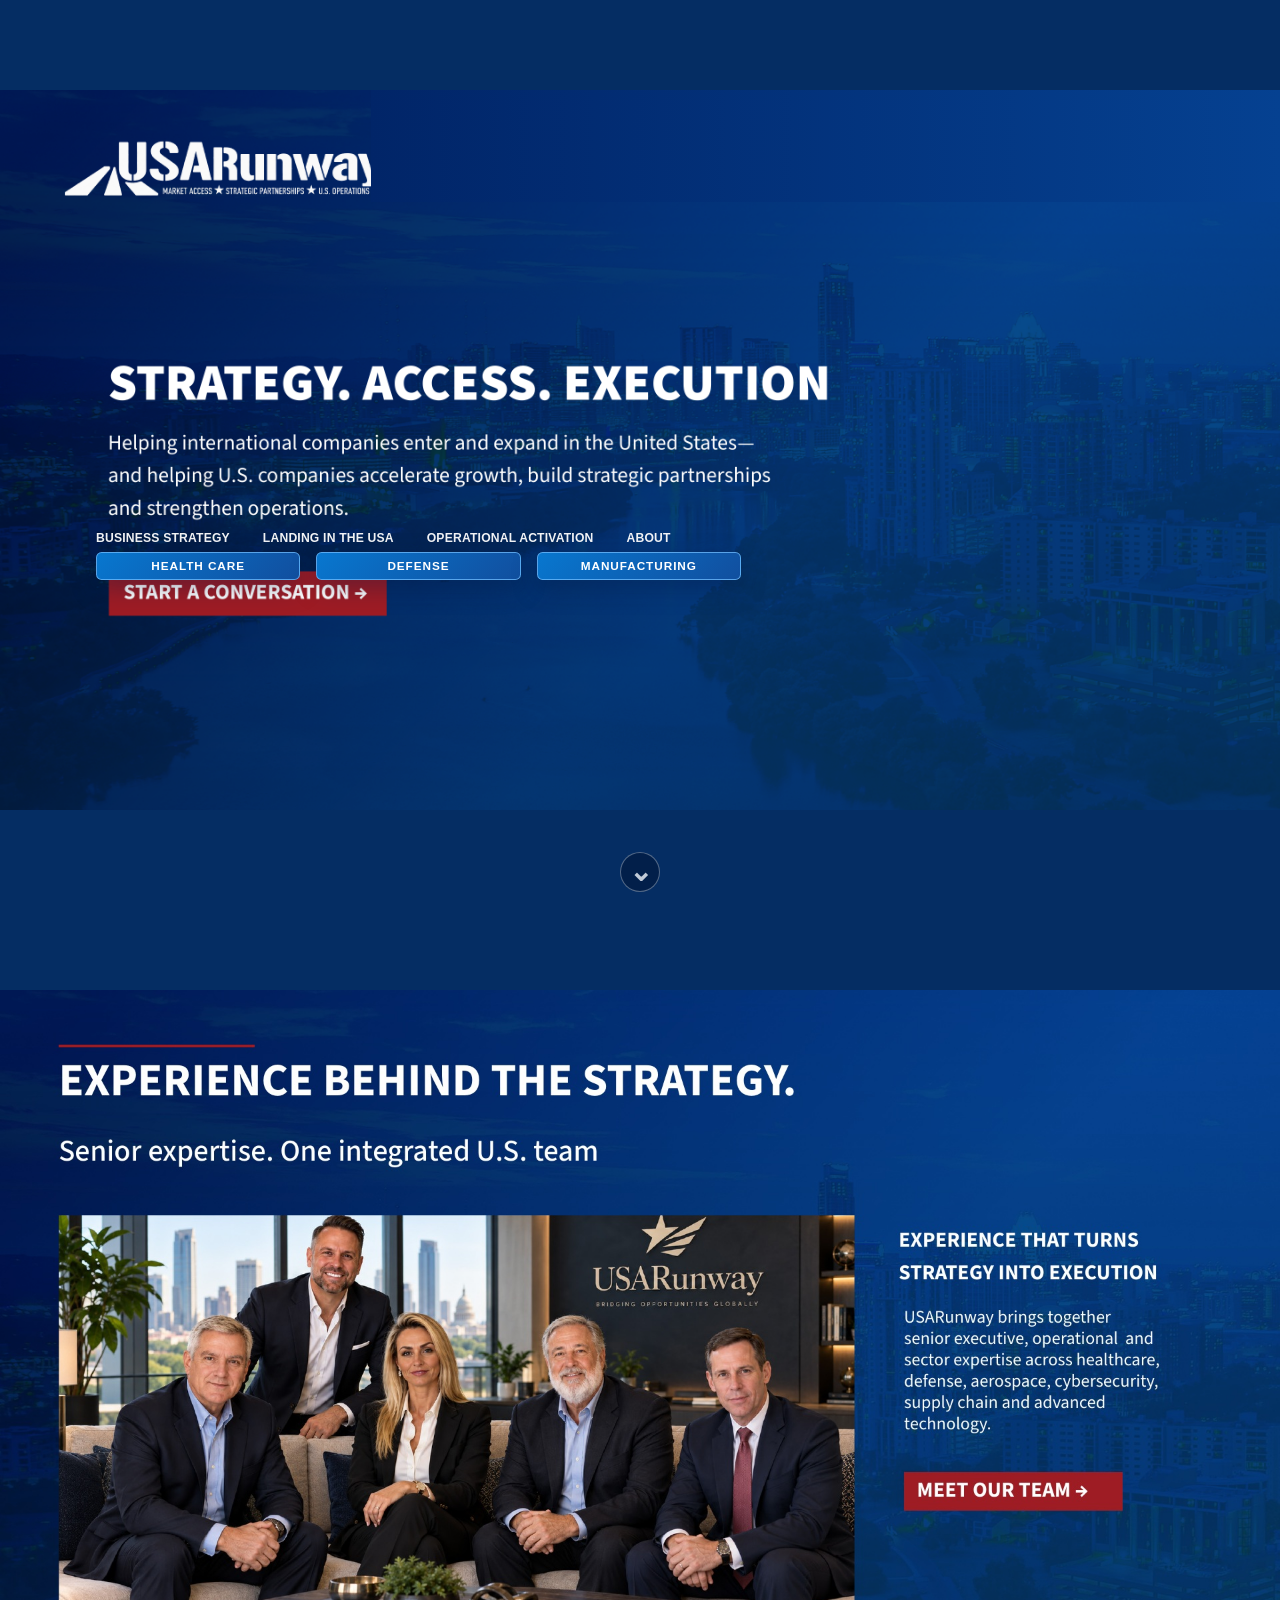
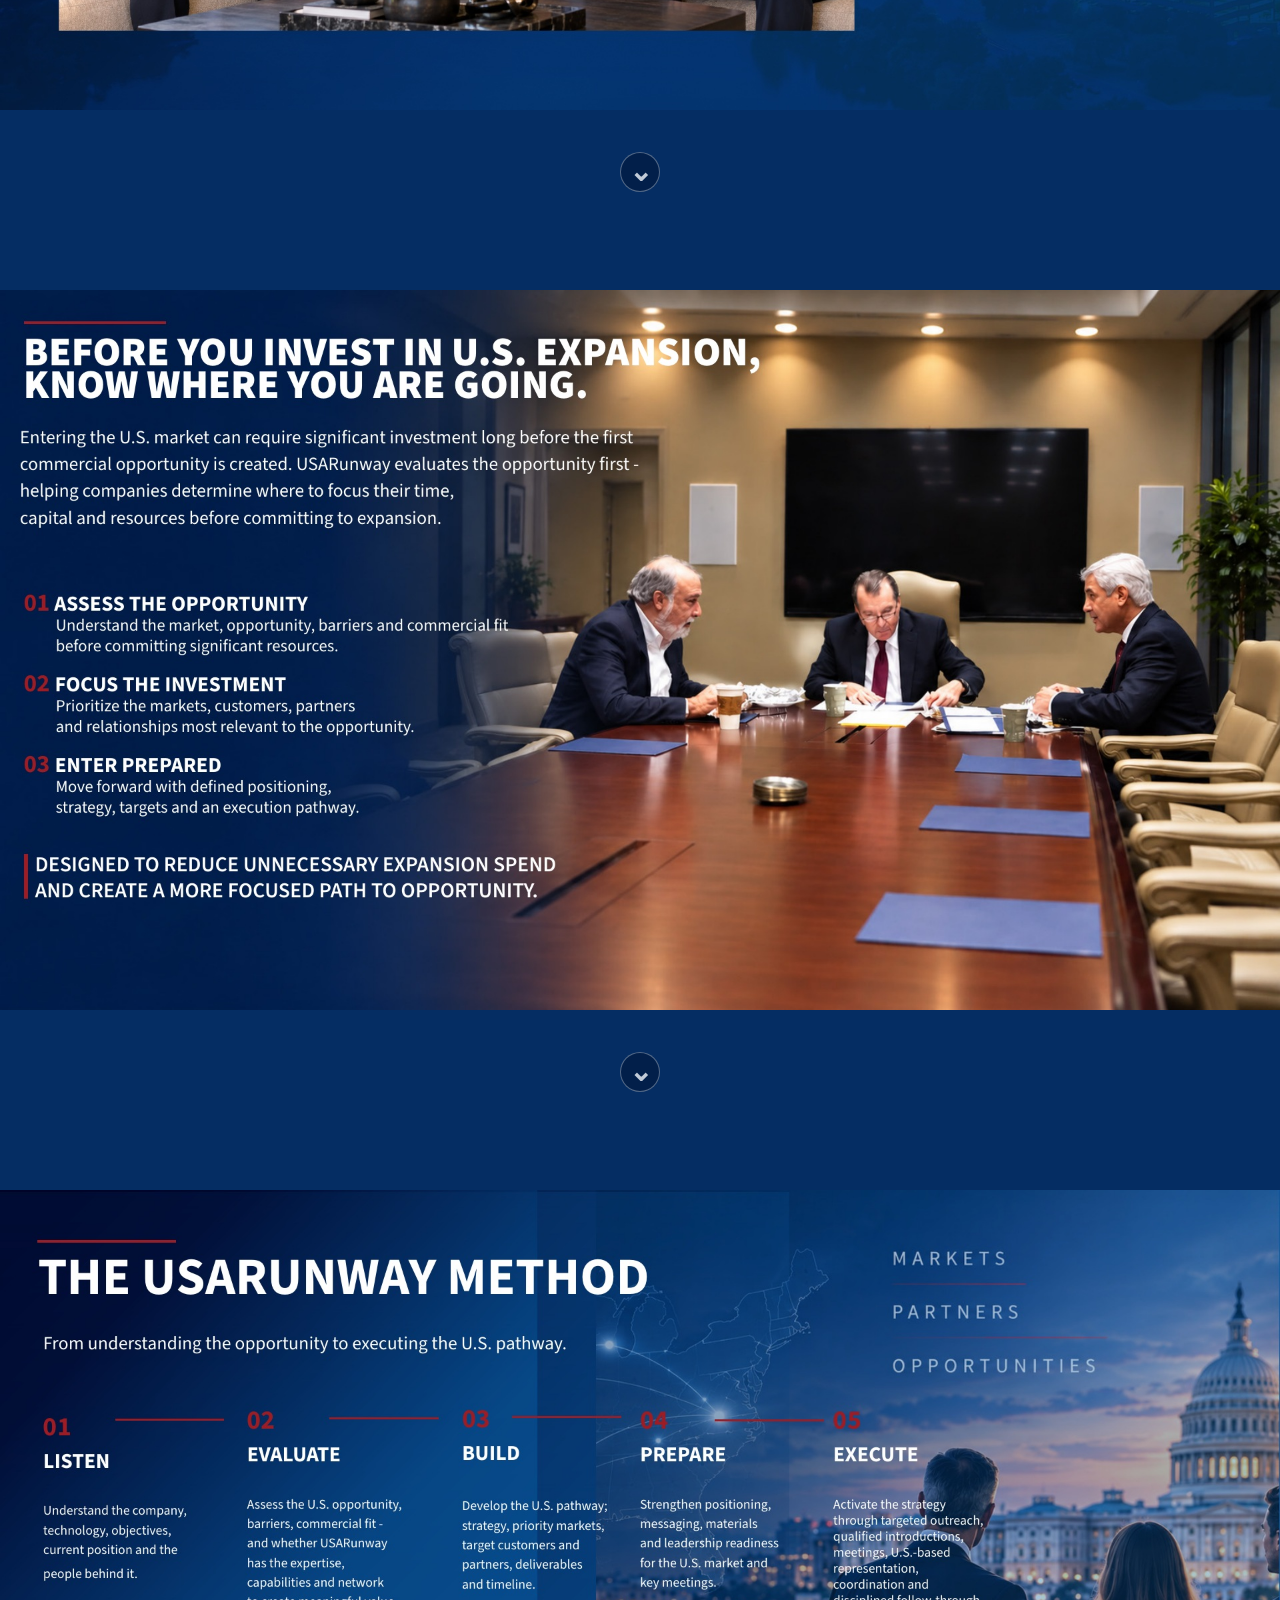
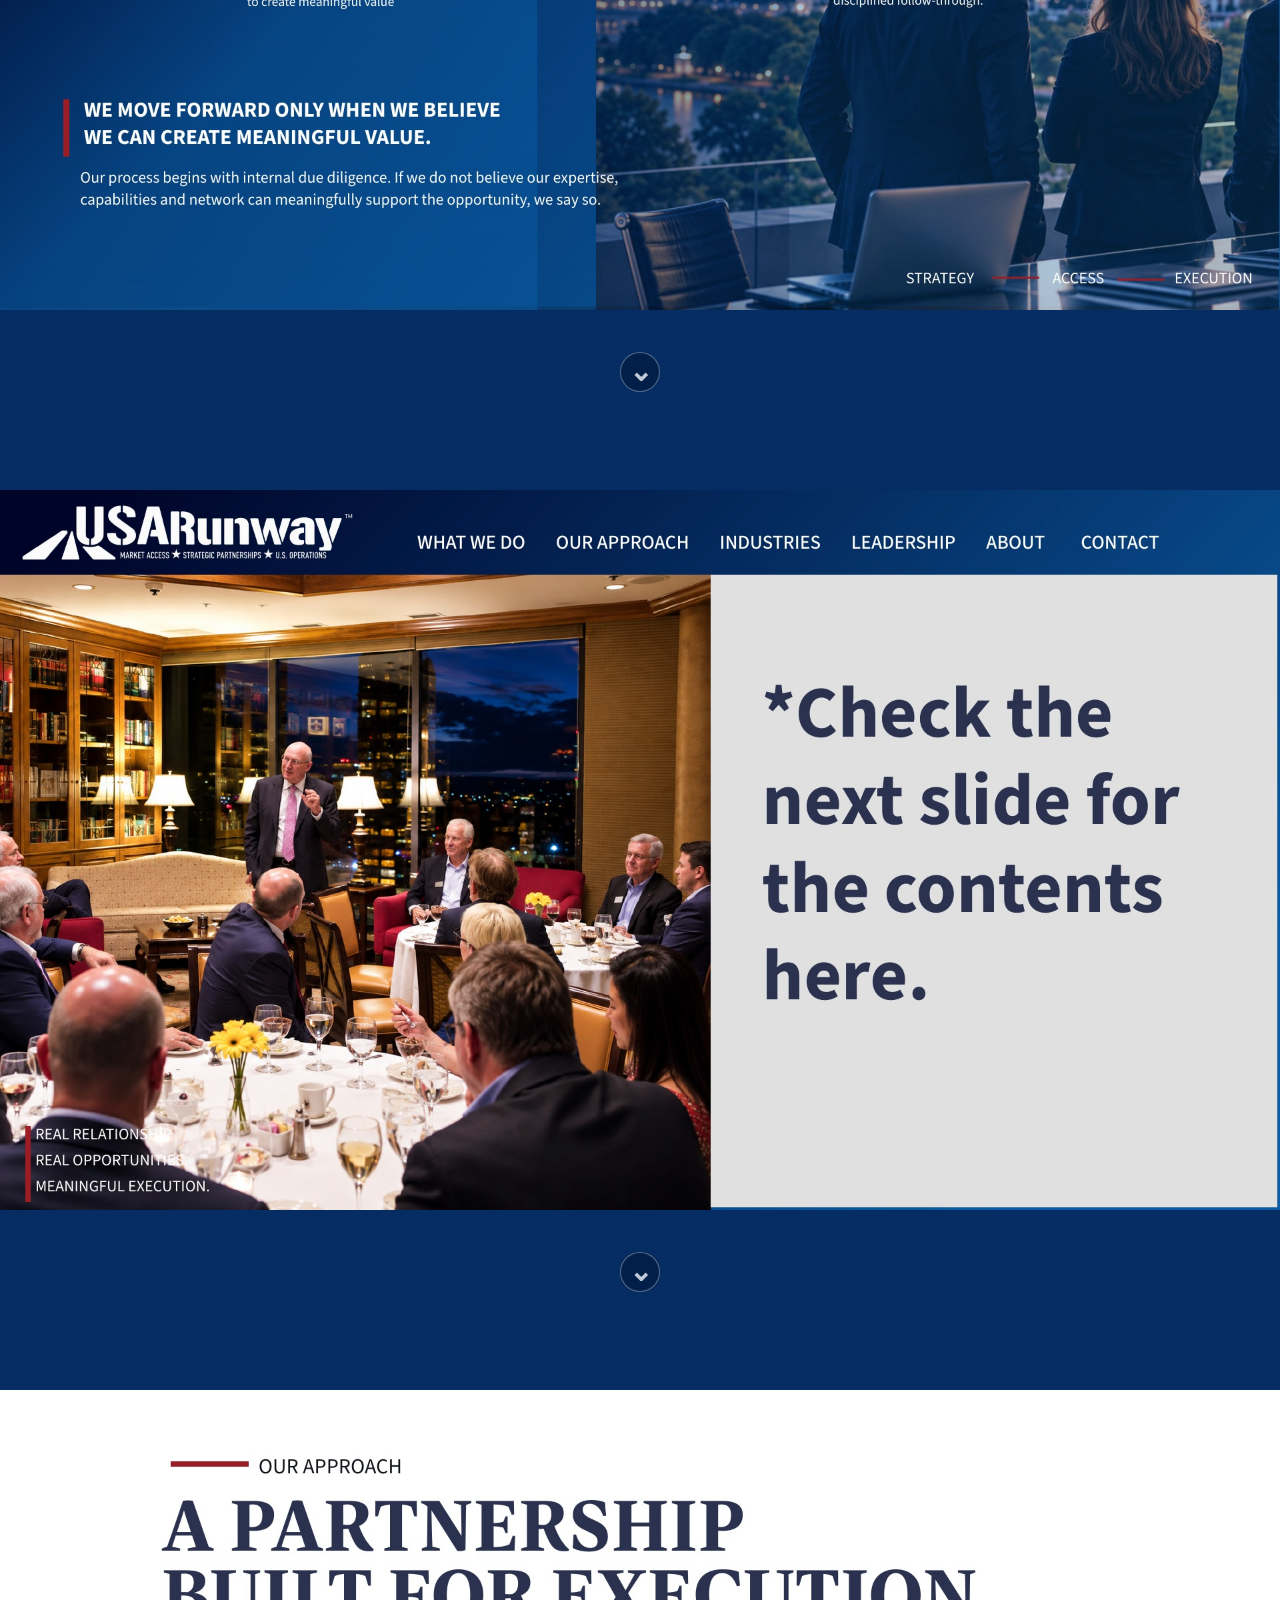
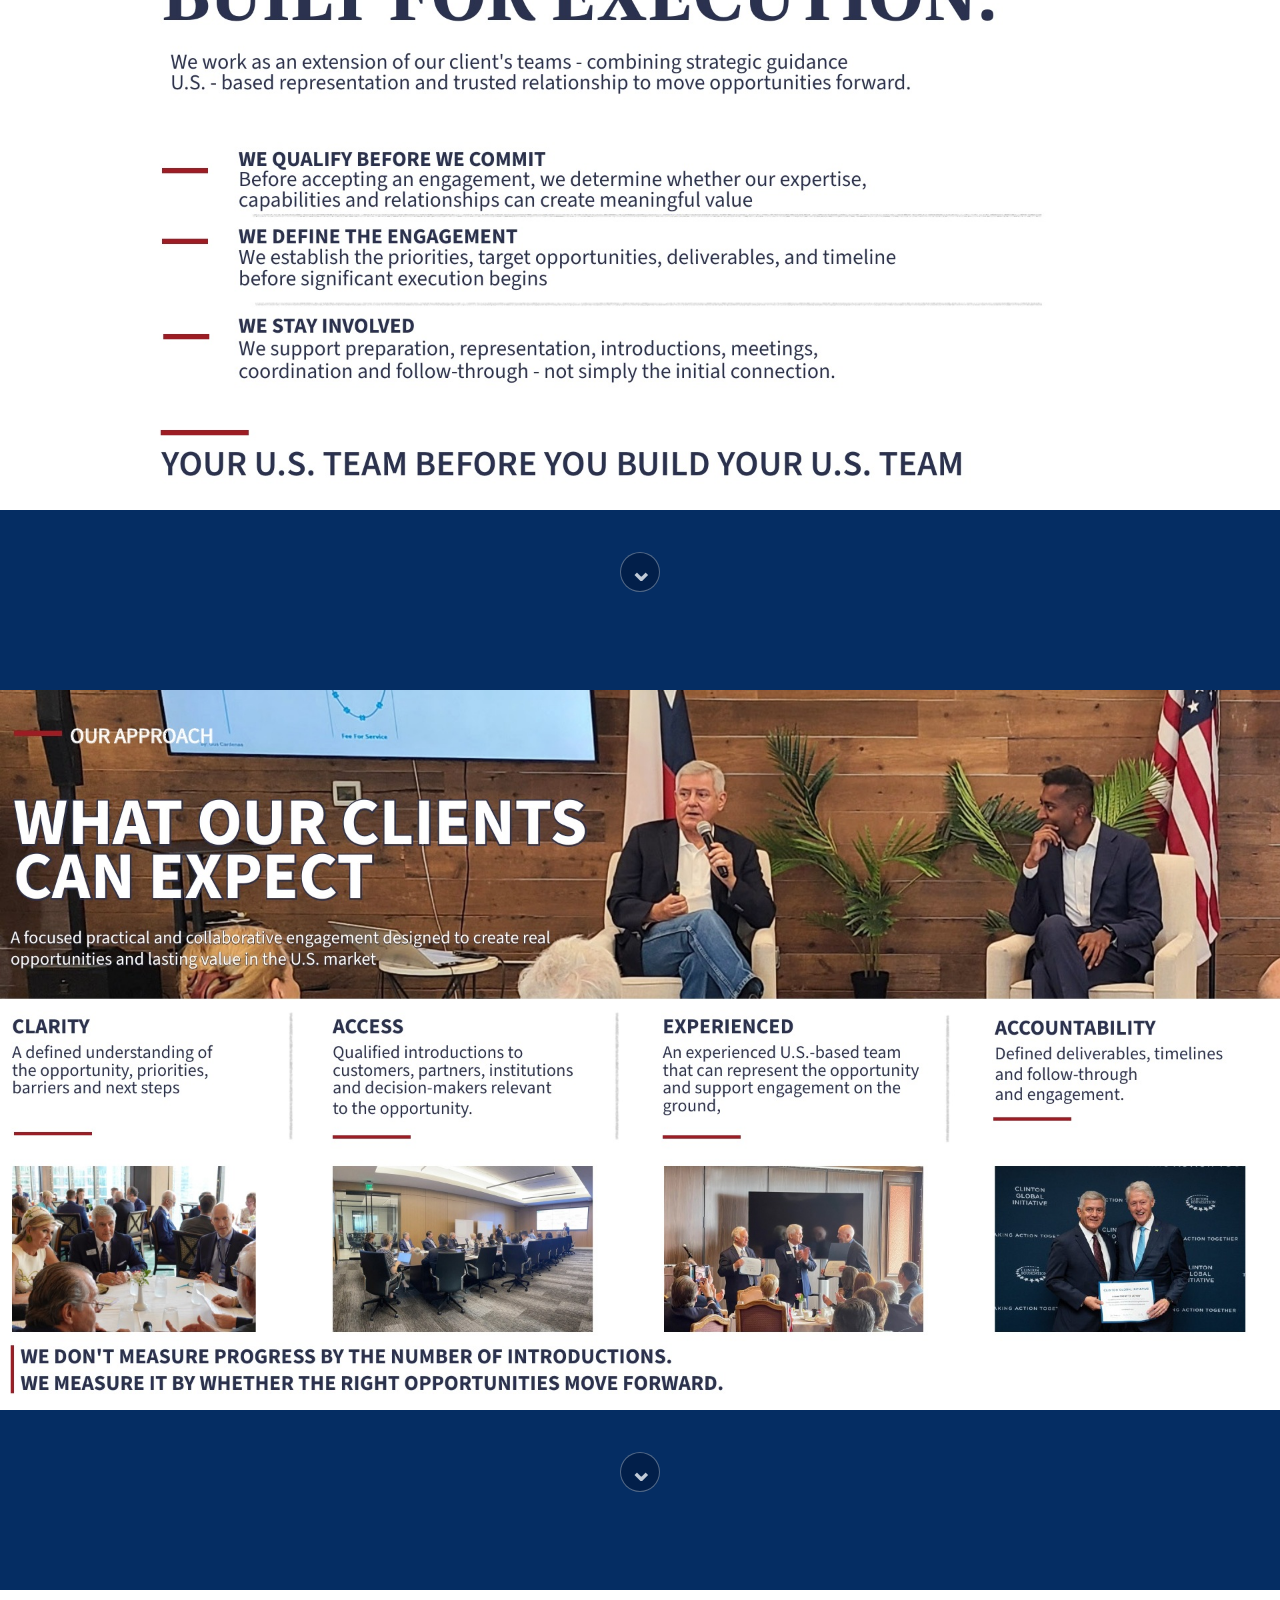
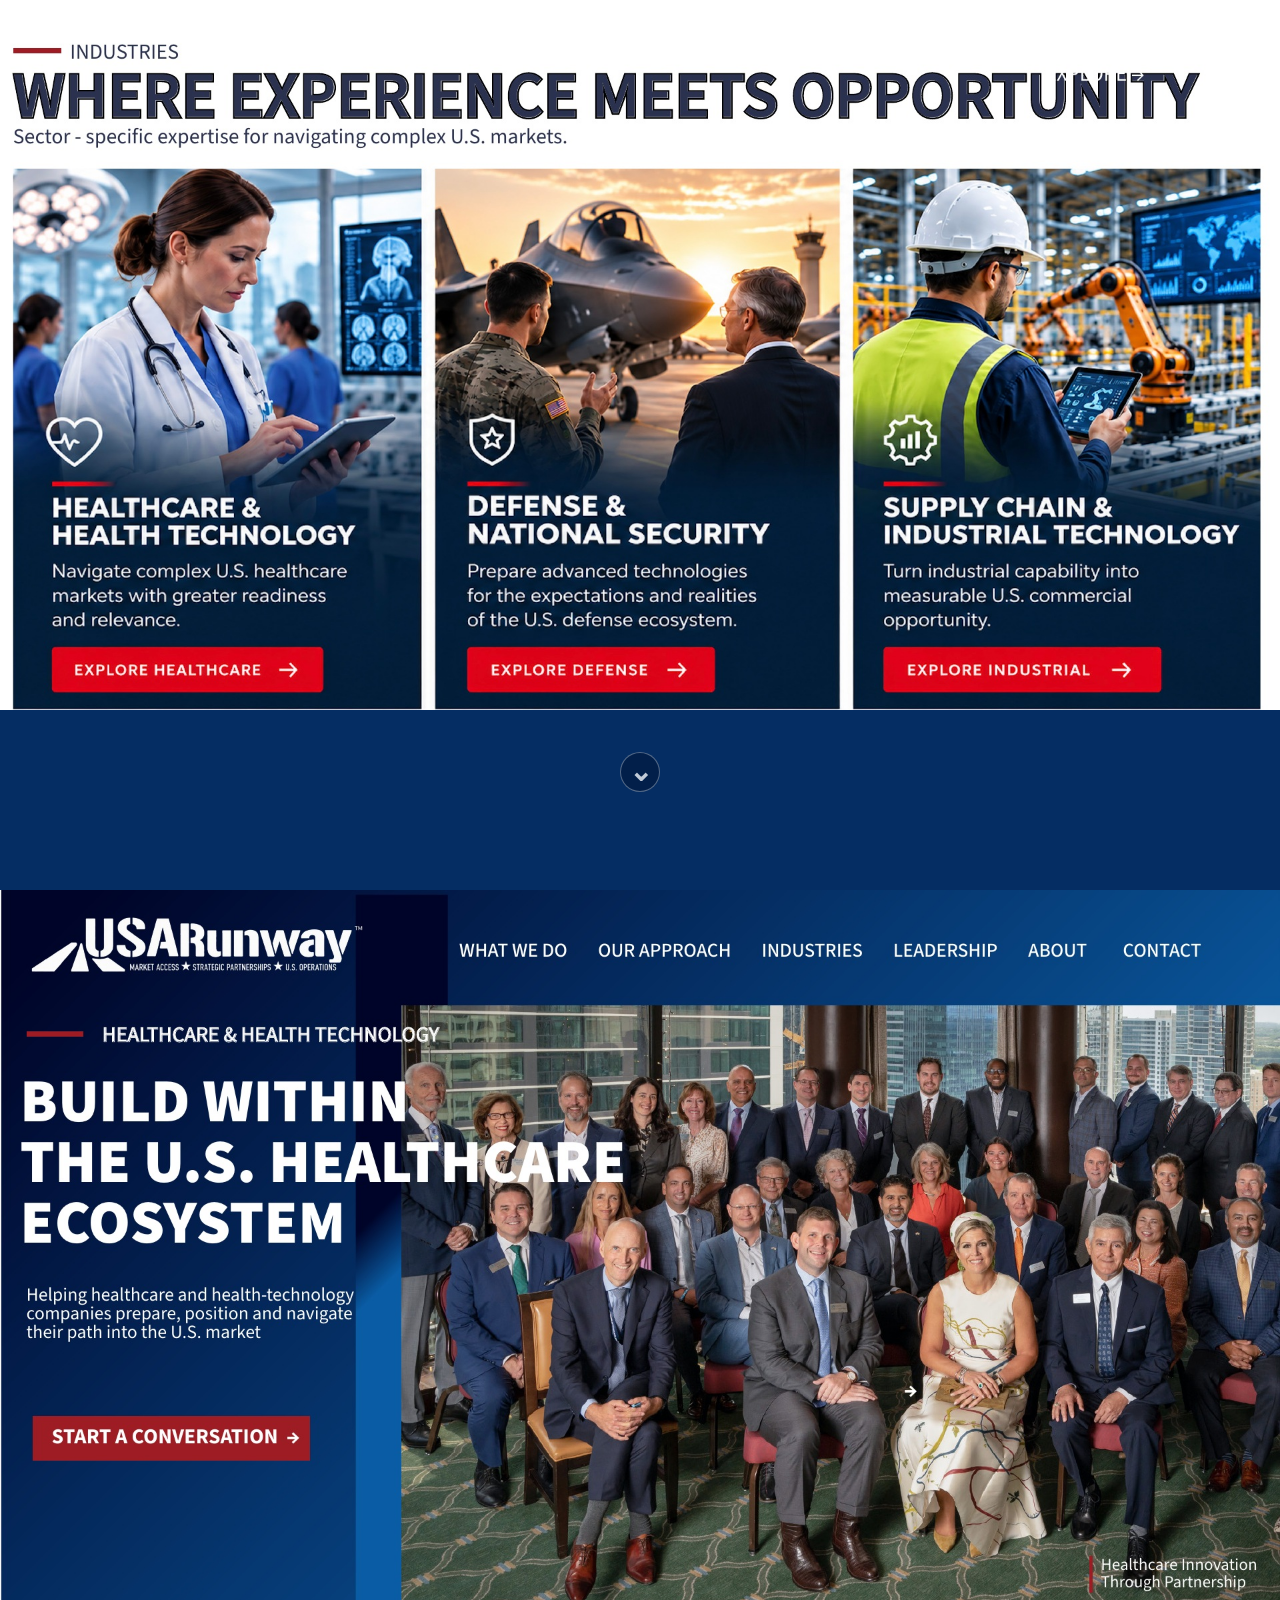
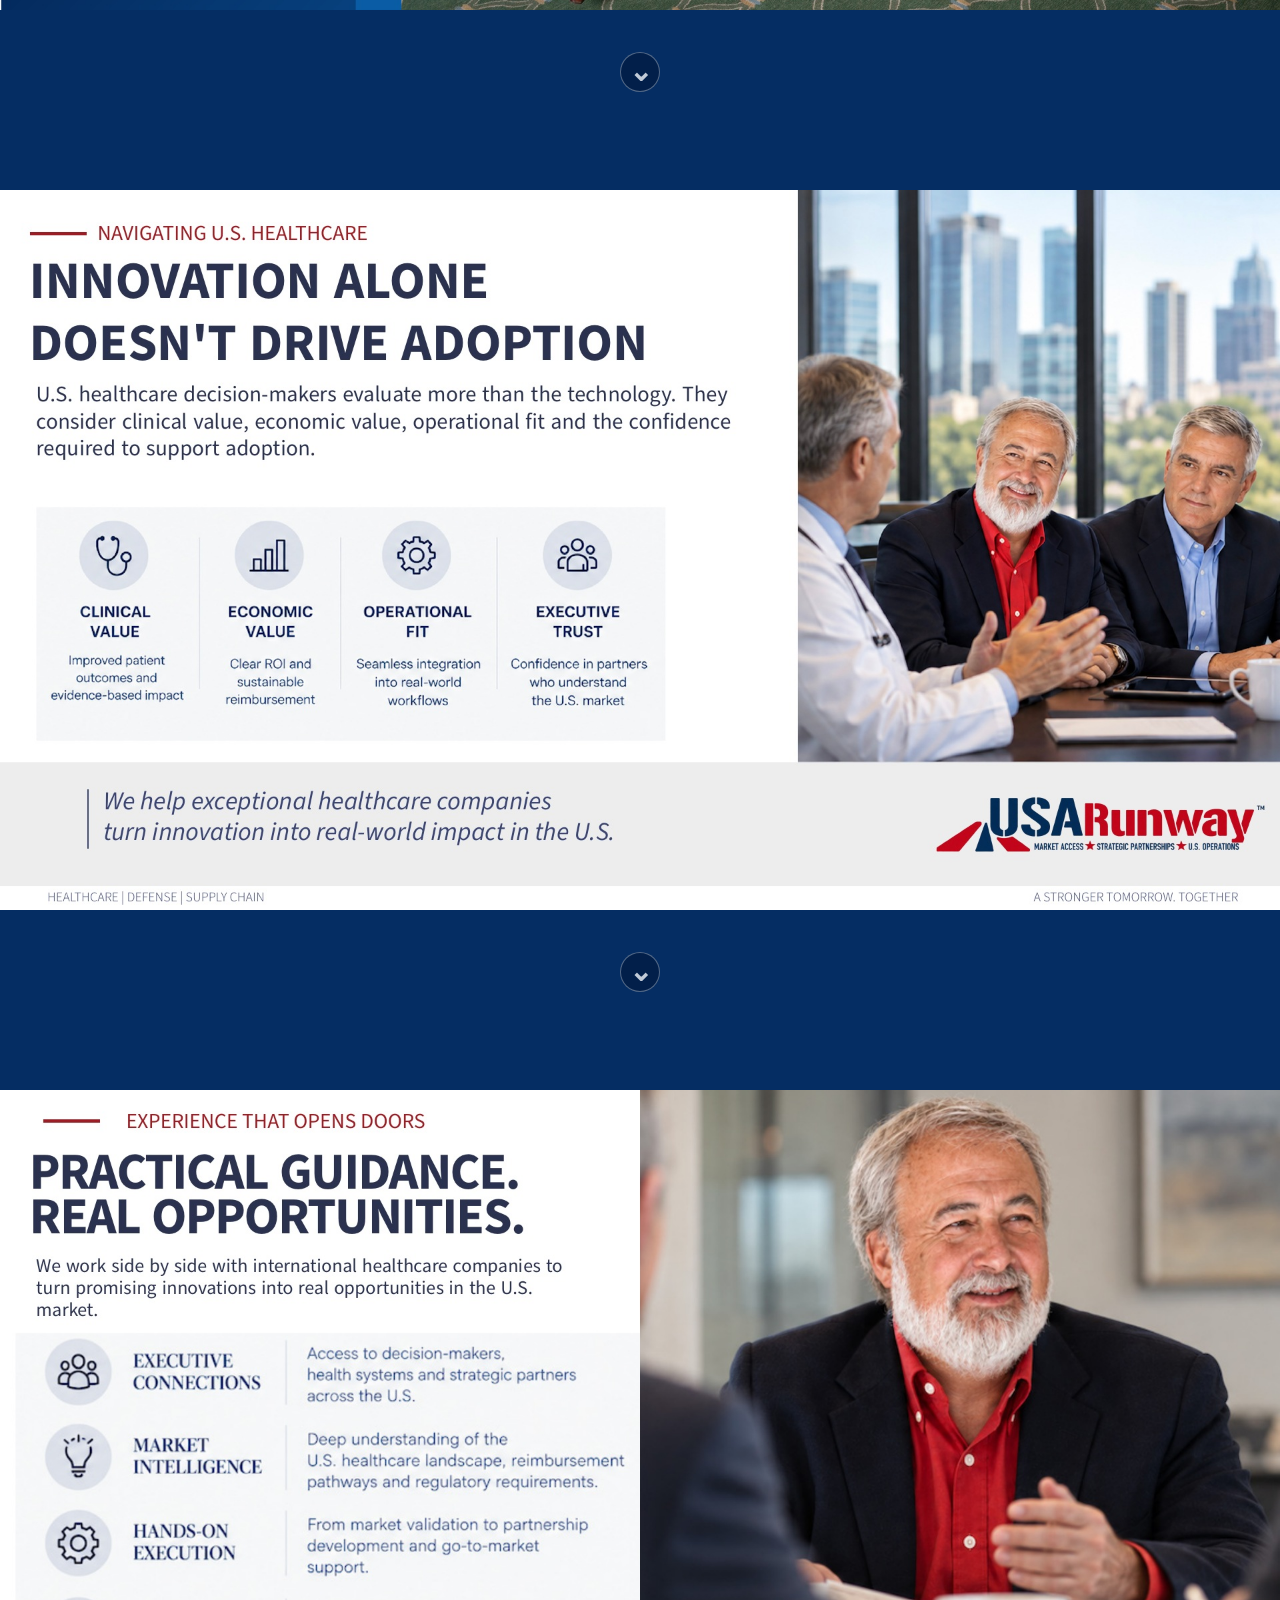
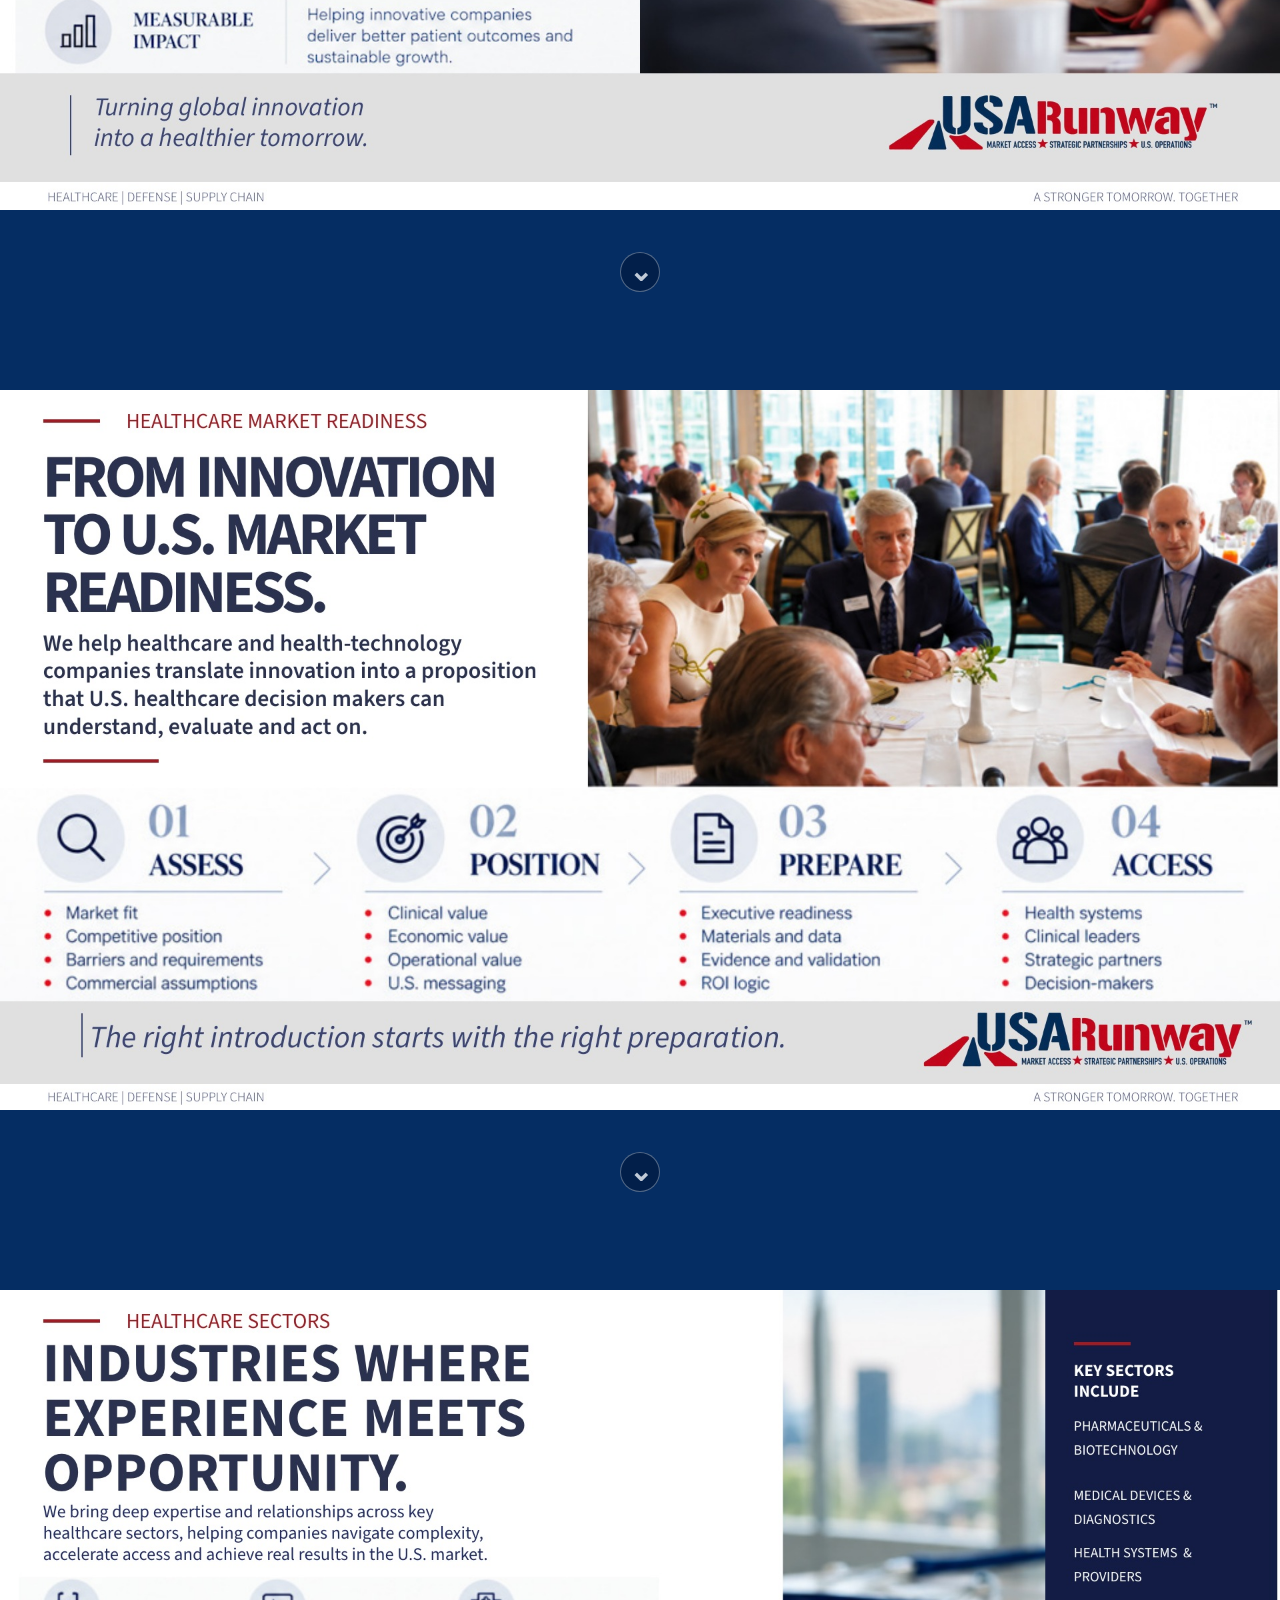
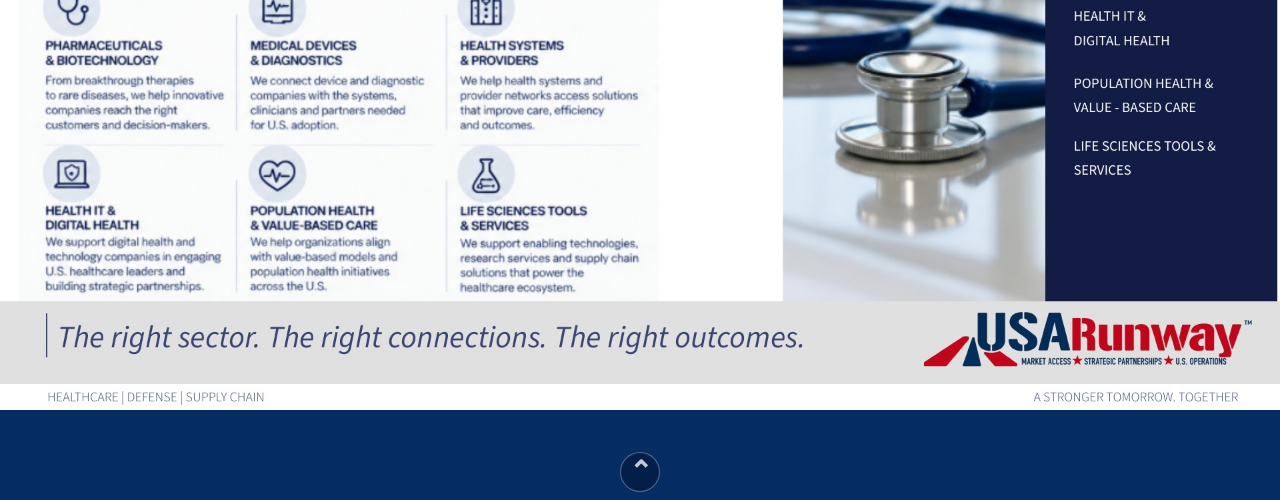
<file: index.html>
<!DOCTYPE html>
<html lang="en">
<head>
  <meta charset="UTF-8">
  <meta name="viewport" content="width=device-width, initial-scale=1, viewport-fit=cover">
  <title>USARunway | Strategy. Access. Execution.</title>
  <meta name="description" content="USARunway helps international companies enter and expand in the United States.">
  <meta name="theme-color" content="#06336f">
  <link rel="icon" href="favicon.ico">
  <link rel="apple-touch-icon" href="apple-touch-icon.png">
  <link rel="manifest" href="site.webmanifest">
  <link rel="stylesheet" href="assets/launch.css">
</head>
<body>
  <main class="launch-deck" aria-label="USARunway introduction">
    <section class="launch-panel" id="strategy-access-execution">
      <div class="launch-frame">
        <img src="assets/launch/01-strategy-access-execution.png" alt="USARunway - Strategy. Access. Execution.">
        <div class="nav-cleaner" aria-hidden="true"></div>
        <nav class="launch-nav" aria-label="Primary navigation">
          <a href="strategy/">Business Strategy</a>
          <a href="mobility/">Landing in the USA</a>
          <a href="execution/">Operational Activation</a>
          <a href="about/">About</a>
        </nav>
        <div class="industry-row" aria-label="Industries">
          <span>Health Care</span>
          <span>Defense</span>
          <span>Manufacturing</span>
        </div>
        <a class="hotspot conversation" href="contact/" aria-label="Start a conversation"></a>
      </div>
      <a class="scroll-cue" href="#slide-02" aria-label="Scroll to the next section">⌄</a>
    </section>
    <section class="launch-panel" id="slide-02">
      <div class="launch-frame"><img src="assets/deck/slide-02.jpg" alt="Experience behind the strategy"></div>
      <a class="scroll-cue" href="#slide-03" aria-label="Scroll to the next section">⌄</a>
    </section>
    <section class="launch-panel" id="slide-03">
      <div class="launch-frame"><img src="assets/deck/slide-03.jpg" alt="Before you invest in U.S. expansion, know where you are going"></div>
      <a class="scroll-cue" href="#slide-04" aria-label="Scroll to the next section">⌄</a>
    </section>
    <section class="launch-panel" id="slide-04">
      <div class="launch-frame"><img src="assets/deck/slide-04.jpg" alt="The USARunway method"></div>
      <a class="scroll-cue" href="#slide-05" aria-label="Scroll to the next section">⌄</a>
    </section>
    <section class="launch-panel" id="slide-05">
      <div class="launch-frame"><img src="assets/deck/slide-05.jpg" alt="USARunway event introduction"></div>
      <a class="scroll-cue" href="#slide-06" aria-label="Scroll to the next section">⌄</a>
    </section>
    <section class="launch-panel" id="slide-06">
      <div class="launch-frame"><img src="assets/deck/slide-06.jpg" alt="A partnership built for execution"></div>
      <a class="scroll-cue" href="#slide-07" aria-label="Scroll to the next section">⌄</a>
    </section>
    <section class="launch-panel" id="slide-07">
      <div class="launch-frame"><img src="assets/deck/slide-07.jpg" alt="What our clients can expect"></div>
      <a class="scroll-cue" href="#slide-08" aria-label="Scroll to the next section">⌄</a>
    </section>
    <section class="launch-panel" id="slide-08">
      <div class="launch-frame"><img src="assets/deck/slide-08.jpg" alt="Where experience meets opportunity"></div>
      <a class="scroll-cue" href="#slide-09" aria-label="Scroll to the next section">⌄</a>
    </section>
    <section class="launch-panel" id="slide-09">
      <div class="launch-frame"><img src="assets/deck/slide-09.jpg" alt="Build within the U.S. healthcare ecosystem"></div>
      <a class="scroll-cue" href="#slide-10" aria-label="Scroll to the next section">⌄</a>
    </section>
    <section class="launch-panel" id="slide-10">
      <div class="launch-frame"><img src="assets/deck/slide-10.jpg" alt="Innovation alone does not drive adoption"></div>
      <a class="scroll-cue" href="#slide-11" aria-label="Scroll to the next section">⌄</a>
    </section>
    <section class="launch-panel" id="slide-11">
      <div class="launch-frame"><img src="assets/deck/slide-11.jpg" alt="Practical guidance, real opportunities"></div>
      <a class="scroll-cue" href="#slide-12" aria-label="Scroll to the next section">⌄</a>
    </section>
    <section class="launch-panel" id="slide-12">
      <div class="launch-frame"><img src="assets/deck/slide-12.jpg" alt="From innovation to U.S. market readiness"></div>
      <a class="scroll-cue" href="#slide-13" aria-label="Scroll to the next section">⌄</a>
    </section>
    <section class="launch-panel" id="slide-13">
      <div class="launch-frame"><img src="assets/deck/slide-13.jpg" alt="Industries where experience meets opportunity"></div>
      <a class="scroll-cue" href="#strategy-access-execution" aria-label="Return to the first section">⌃</a>
    </section>
  </main>
</body>
</html>
</file>
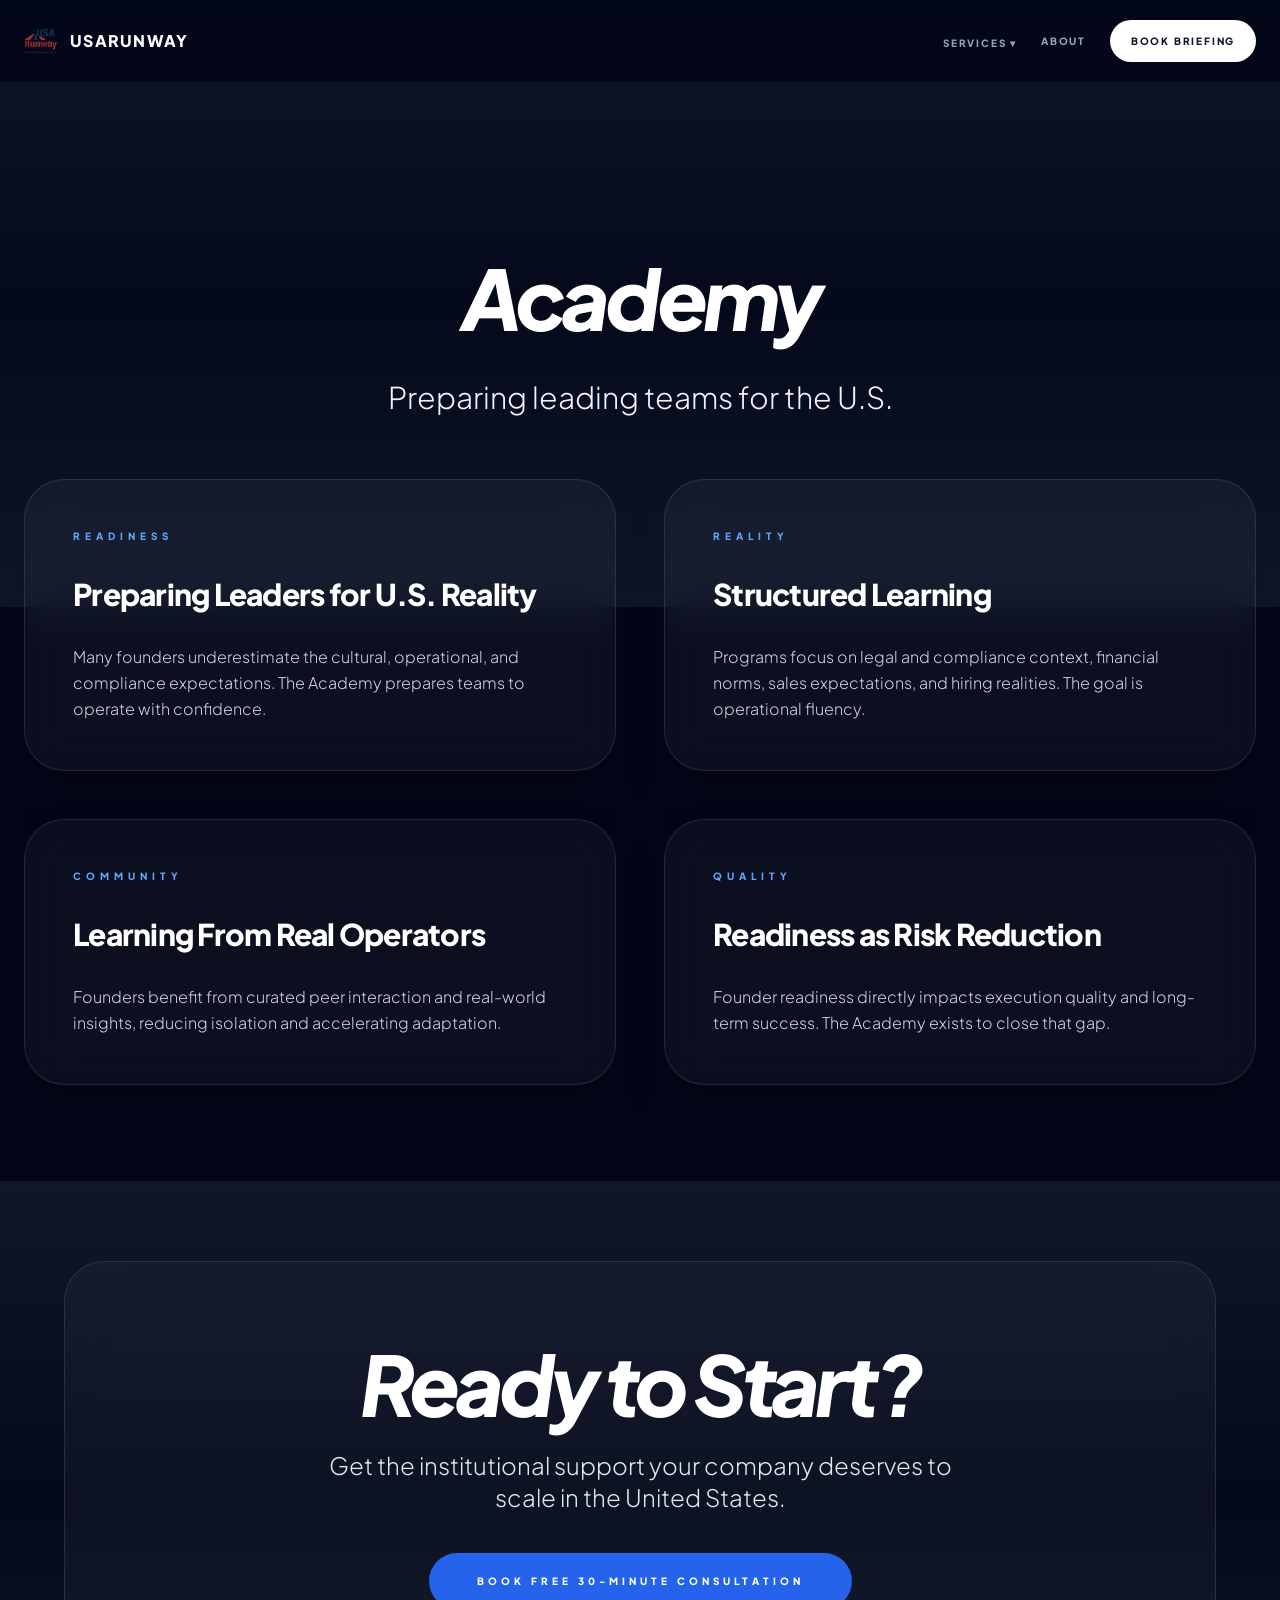
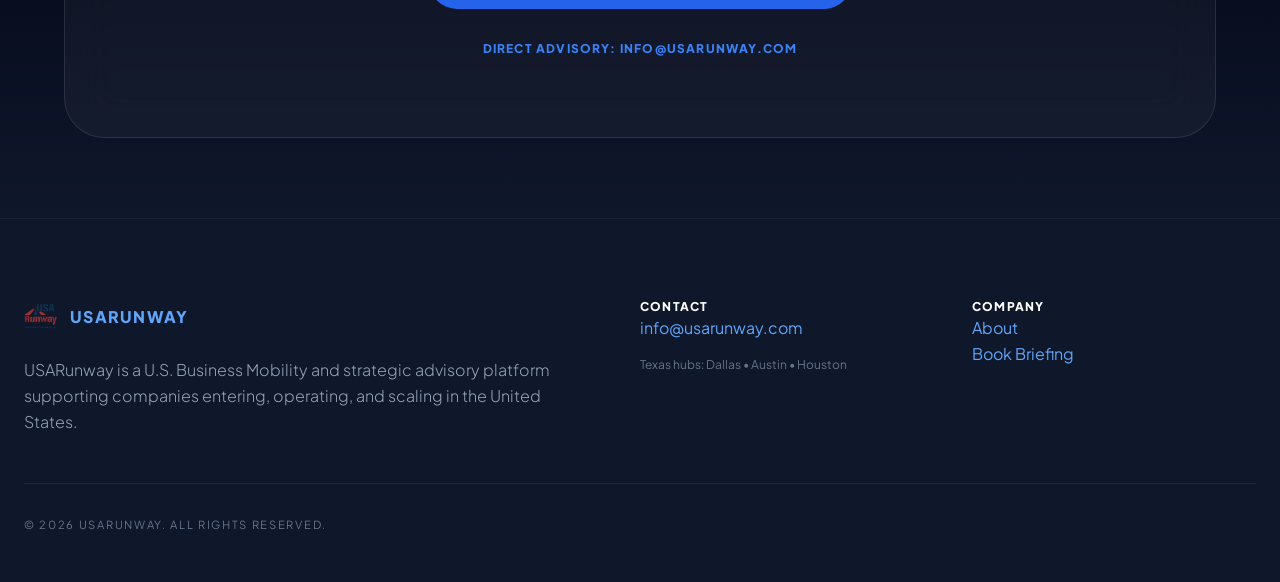
<file: academy/index.html>
<!DOCTYPE html>
<html lang="en"><head><meta charset="UTF-8"><meta name="viewport" content="width=device-width, initial-scale=1.0">
<title>Academy | USARunway</title><meta name="description" content="Preparing leading teams for the U.S."><meta name="robots" content="index, follow"><meta name="theme-color" content="#0f172a">
<link rel="icon" type="image/png" sizes="32x32" href="../favicon-32x32.png"><link rel="apple-touch-icon" href="../apple-touch-icon.png">
<link href="https://fonts.googleapis.com/css2?family=Plus+Jakarta+Sans:wght@200;300;400;500;600;700;800&display=swap" rel="stylesheet">
<link rel="stylesheet" href="../assets/site.css"><link rel="stylesheet" href="../assets/static-overrides.css"></head><body>
<nav class="static-nav"><div class="static-nav-inner">
<a class="static-brand" href="../"><img src="../assets/img/logo-compact.png" alt="USARunway"><span>USARUNWAY</span></a>
<div class="static-links"><div class="services-wrap"><button data-services-button>Services ▾</button><div class="services-menu" data-services-menu><a href="../mobility/">Mobility & Soft-Landing</a><a href="../strategy/">Business Strategy & Advisory</a><a href="../immigration/">Immigration Support</a><a href="../academy/">Academy</a><a href="../execution/">Services & Execution</a><a href="../network/">Network</a></div></div><a href="../about/">About</a><a href="../contact/" class="static-cta">Book Briefing</a></div>
<button class="mobile-toggle" data-menu-button aria-expanded="false" aria-label="Open navigation">☰</button>
</div></nav>
<div class="mobile-menu" data-mobile-menu><div class="section-label">Services</div><a href="../mobility/">Mobility & Soft-Landing</a><a href="../strategy/">Business Strategy & Advisory</a><a href="../immigration/">Immigration Support</a><a href="../academy/">Academy</a><a href="../execution/">Services & Execution</a><a href="../network/">Network</a><div class="section-label">Company</div><a href="../about/">About</a><a href="../contact/">Book Briefing</a></div><section class="relative pt-64 pb-48 px-6 overflow-hidden"><div class="section-bg" style="background-image:url('https://images.unsplash.com/photo-1523240795612-9a054b0db644?auto=format&fit=crop&q=80&w=2000')"></div><div class="bg-overlay"></div><div class="max-w-7xl mx-auto relative z-10 text-center"><h1 class="text-huge mb-10 reveal active tracking-tighter italic">Academy</h1><p class="text-xl lg:text-3xl text-slate-100 font-light max-w-4xl mx-auto reveal active leading-relaxed">Preparing leading teams for the U.S.</p></div></section><div class="max-w-7xl mx-auto px-6 grid md:grid-cols-2 gap-12 -mt-32 relative z-20 mb-24"><div class="glass p-12 reveal active h-full flex flex-col hover:bg-slate-800/40 transition-all border-white/10 bg-slate-900/40 backdrop-blur-3xl shadow-2xl group"><span class="text-blue-400 font-black uppercase tracking-[0.5em] text-[10px] mb-8 block">READINESS</span><h3 class="text-2xl lg:text-3xl font-black mb-8 leading-tight tracking-tight text-white">Preparing Leaders for U.S. Reality</h3><div class="text-base text-slate-300 font-light leading-relaxed">Many founders underestimate the cultural, operational, and compliance expectations. The Academy prepares teams to operate with confidence.</div></div><div class="glass p-12 reveal active h-full flex flex-col hover:bg-slate-800/40 transition-all border-white/10 bg-slate-900/40 backdrop-blur-3xl shadow-2xl group"><span class="text-blue-400 font-black uppercase tracking-[0.5em] text-[10px] mb-8 block">REALITY</span><h3 class="text-2xl lg:text-3xl font-black mb-8 leading-tight tracking-tight text-white">Structured Learning</h3><div class="text-base text-slate-300 font-light leading-relaxed">Programs focus on legal and compliance context, financial norms, sales expectations, and hiring realities. The goal is operational fluency.</div></div><div class="glass p-12 reveal active h-full flex flex-col hover:bg-slate-800/40 transition-all border-white/10 bg-slate-900/40 backdrop-blur-3xl shadow-2xl group"><span class="text-blue-400 font-black uppercase tracking-[0.5em] text-[10px] mb-8 block">COMMUNITY</span><h3 class="text-2xl lg:text-3xl font-black mb-8 leading-tight tracking-tight text-white">Learning From Real Operators</h3><div class="text-base text-slate-300 font-light leading-relaxed">Founders benefit from curated peer interaction and real-world insights, reducing isolation and accelerating adaptation.</div></div><div class="glass p-12 reveal active h-full flex flex-col hover:bg-slate-800/40 transition-all border-white/10 bg-slate-900/40 backdrop-blur-3xl shadow-2xl group"><span class="text-blue-400 font-black uppercase tracking-[0.5em] text-[10px] mb-8 block">QUALITY</span><h3 class="text-2xl lg:text-3xl font-black mb-8 leading-tight tracking-tight text-white">Readiness as Risk Reduction</h3><div class="text-base text-slate-300 font-light leading-relaxed">Founder readiness directly impacts execution quality and long-term success. The Academy exists to close that gap.</div></div></div><section class="py-20 px-6 relative overflow-hidden"><div class="section-bg" style="background-image:url('https://images.unsplash.com/photo-1533106497176-45ae19e68ba2?auto=format&fit=crop&q=80&w=2000')"></div><div class="bg-overlay"></div><div class="max-w-6xl mx-auto glass p-10 lg:p-20 text-center relative z-10 bg-slate-800/20"><h2 class="text-huge mb-6 tracking-tighter italic">Ready to Start?</h2><p class="text-xl lg:text-2xl text-slate-200 mb-10 font-light max-w-2xl mx-auto leading-relaxed">Get the institutional support your company deserves to scale in the United States.</p><a href="../contact/" class="bg-blue-600 text-white px-12 py-5 rounded-full font-black uppercase text-[10px] tracking-[0.4em] shadow-3xl hover:bg-white hover:text-blue-950 transition-all inline-block">Book Free 30-Minute Consultation</a><p class="text-blue-500 font-black text-xs uppercase tracking-widest mt-8">Direct Advisory: info@usarunway.com</p></div></section><footer class="static-footer"><div class="static-footer-inner"><div class="footer-grid"><div><a class="static-brand" href="../"><img src="../assets/img/logo-compact.png" alt="USARunway"><span>USARUNWAY</span></a><p class="text-slate-400 font-light leading-relaxed mt-6">USARunway is a U.S. Business Mobility and strategic advisory platform supporting companies entering, operating, and scaling in the United States.</p></div><div><h4 class="text-white font-black uppercase tracking-widest text-xs mb-5">Contact</h4><a href="mailto:info@usarunway.com">info@usarunway.com</a><p class="text-slate-500 text-xs mt-4">Texas hubs: Dallas • Austin • Houston</p></div><div><h4 class="text-white font-black uppercase tracking-widest text-xs mb-5">Company</h4><p><a href="../about/">About</a></p><p><a href="../contact/">Book Briefing</a></p></div></div><div class="footer-bottom">© <span data-year></span> USARunway. All rights reserved.</div></div></footer><script src="../js/site.js"></script></body></html>
</file>
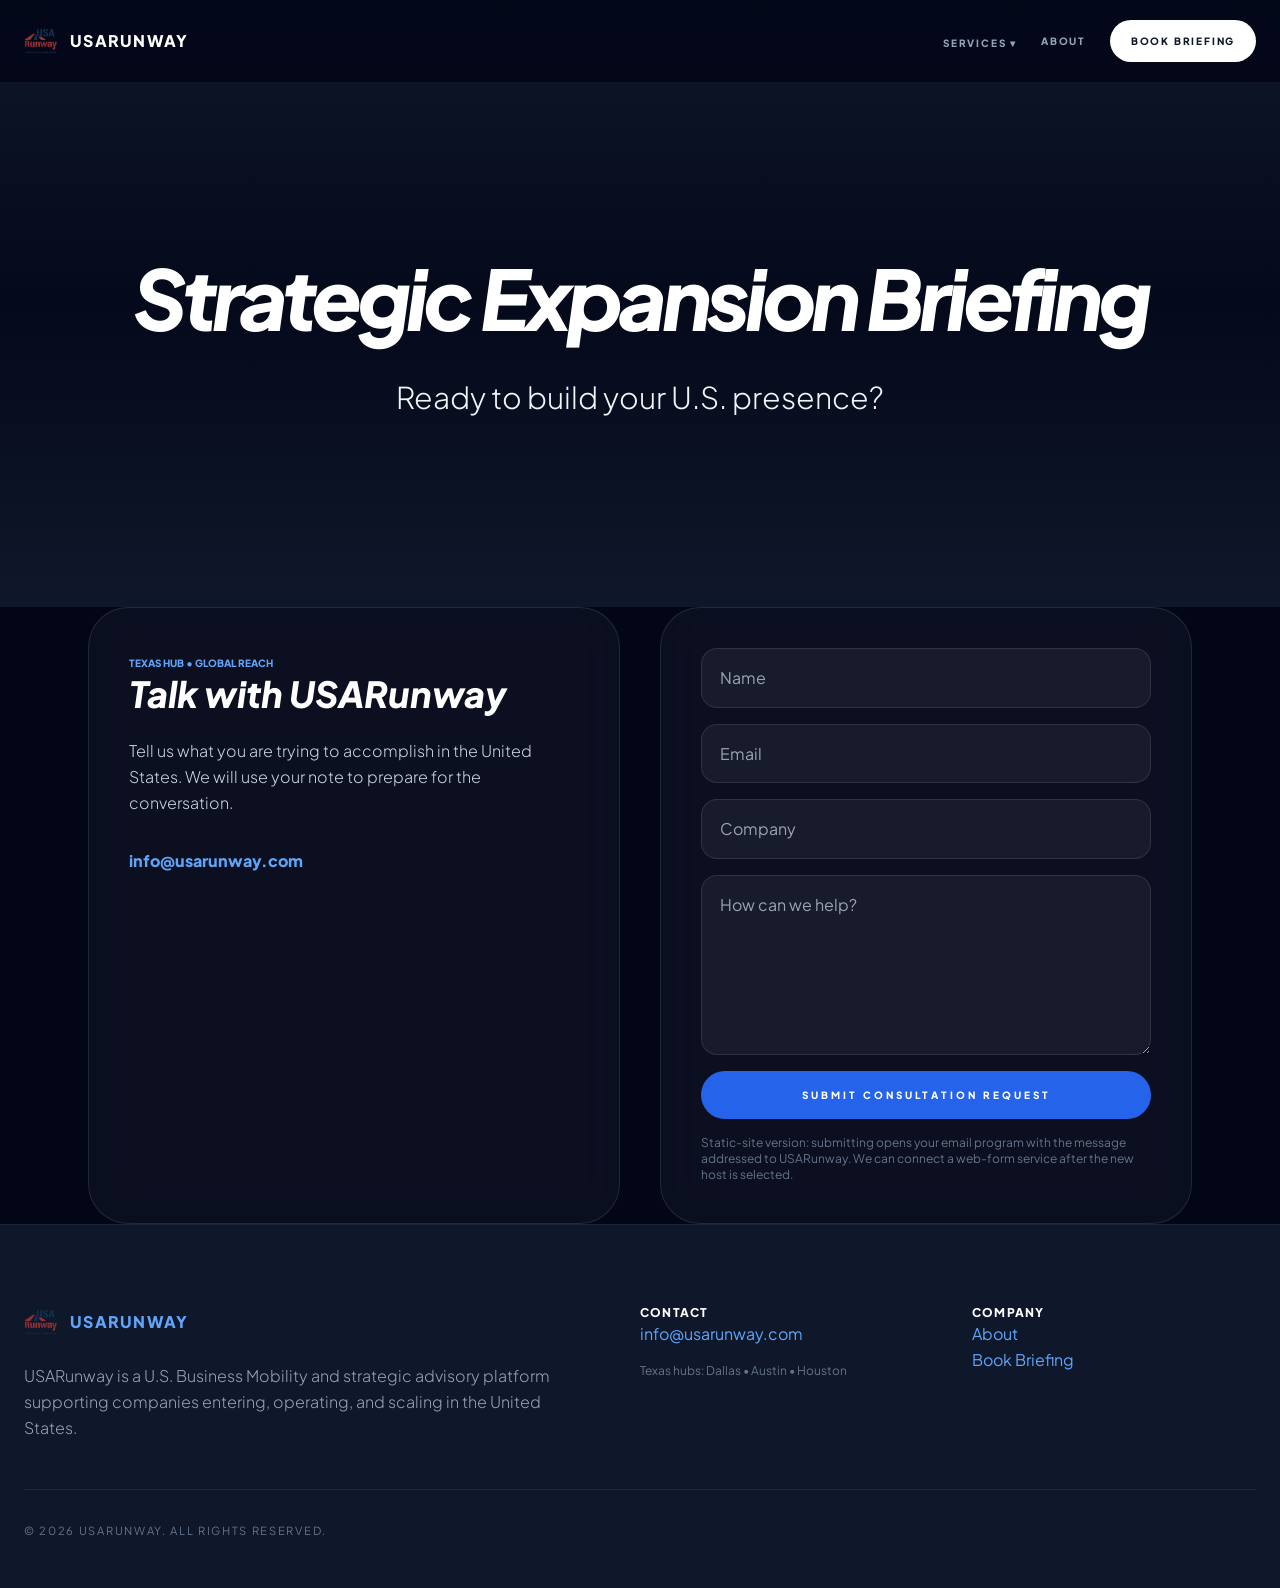
<file: contact/index.html>
<!DOCTYPE html>
<html lang="en"><head><meta charset="UTF-8"><meta name="viewport" content="width=device-width, initial-scale=1.0">
<title>Contact | USARunway</title><meta name="description" content="Book a strategic expansion briefing with USARunway."><meta name="robots" content="index, follow"><meta name="theme-color" content="#0f172a">
<link rel="icon" type="image/png" sizes="32x32" href="../favicon-32x32.png"><link rel="apple-touch-icon" href="../apple-touch-icon.png">
<link href="https://fonts.googleapis.com/css2?family=Plus+Jakarta+Sans:wght@200;300;400;500;600;700;800&display=swap" rel="stylesheet">
<link rel="stylesheet" href="../assets/site.css"><link rel="stylesheet" href="../assets/static-overrides.css"></head><body>
<nav class="static-nav"><div class="static-nav-inner">
<a class="static-brand" href="../"><img src="../assets/img/logo-compact.png" alt="USARunway"><span>USARUNWAY</span></a>
<div class="static-links"><div class="services-wrap"><button data-services-button>Services ▾</button><div class="services-menu" data-services-menu><a href="../mobility/">Mobility & Soft-Landing</a><a href="../strategy/">Business Strategy & Advisory</a><a href="../immigration/">Immigration Support</a><a href="../academy/">Academy</a><a href="../execution/">Services & Execution</a><a href="../network/">Network</a></div></div><a href="../about/">About</a><a href="../contact/" class="static-cta">Book Briefing</a></div>
<button class="mobile-toggle" data-menu-button aria-expanded="false" aria-label="Open navigation">☰</button>
</div></nav>
<div class="mobile-menu" data-mobile-menu><div class="section-label">Services</div><a href="../mobility/">Mobility & Soft-Landing</a><a href="../strategy/">Business Strategy & Advisory</a><a href="../immigration/">Immigration Support</a><a href="../academy/">Academy</a><a href="../execution/">Services & Execution</a><a href="../network/">Network</a><div class="section-label">Company</div><a href="../about/">About</a><a href="../contact/">Book Briefing</a></div><section class="relative pt-64 pb-48 px-6 overflow-hidden"><div class="section-bg" style="background-image:url('https://images.unsplash.com/photo-1497366216548-37526070297c?auto=format&fit=crop&q=80&w=2000')"></div><div class="bg-overlay"></div><div class="max-w-7xl mx-auto relative z-10 text-center"><h1 class="text-huge mb-10 reveal active tracking-tighter italic">Strategic Expansion Briefing</h1><p class="text-xl lg:text-3xl text-slate-100 font-light max-w-4xl mx-auto reveal active leading-relaxed">Ready to build your U.S. presence?</p></div></section><section class="max-w-6xl mx-auto px-6 -mt-28 relative z-20 pb-24"><div class="grid lg:grid-cols-2 gap-10"><div class="glass p-10 bg-slate-900/70"><span class="text-blue-400 font-black uppercase tracking-[0.35em] text-[10px]">Texas Hub • Global Reach</span><h2 class="text-4xl font-black italic mt-5 mb-6">Talk with USARunway</h2><p class="text-slate-300 font-light leading-relaxed mb-8">Tell us what you are trying to accomplish in the United States. We will use your note to prepare for the conversation.</p><p class="text-blue-400 font-black"><a href="mailto:info@usarunway.com">info@usarunway.com</a></p></div><div class="glass p-10 bg-slate-900/70"><form class="static-form" data-contact-form><input name="name" required placeholder="Name"><input name="email" type="email" required placeholder="Email"><input name="company" placeholder="Company"><textarea name="message" required placeholder="How can we help?"></textarea><button class="bg-blue-600 text-white px-8 py-4 rounded-full font-black uppercase text-[10px] tracking-[0.3em]">Submit Consultation Request</button><p class="text-slate-500 text-xs">Static-site version: submitting opens your email program with the message addressed to USARunway. We can connect a web-form service after the new host is selected.</p></form></div></div></section><footer class="static-footer"><div class="static-footer-inner"><div class="footer-grid"><div><a class="static-brand" href="../"><img src="../assets/img/logo-compact.png" alt="USARunway"><span>USARUNWAY</span></a><p class="text-slate-400 font-light leading-relaxed mt-6">USARunway is a U.S. Business Mobility and strategic advisory platform supporting companies entering, operating, and scaling in the United States.</p></div><div><h4 class="text-white font-black uppercase tracking-widest text-xs mb-5">Contact</h4><a href="mailto:info@usarunway.com">info@usarunway.com</a><p class="text-slate-500 text-xs mt-4">Texas hubs: Dallas • Austin • Houston</p></div><div><h4 class="text-white font-black uppercase tracking-widest text-xs mb-5">Company</h4><p><a href="../about/">About</a></p><p><a href="../contact/">Book Briefing</a></p></div></div><div class="footer-bottom">© <span data-year></span> USARunway. All rights reserved.</div></div></footer><script src="../js/site.js"></script></body></html>
</file>
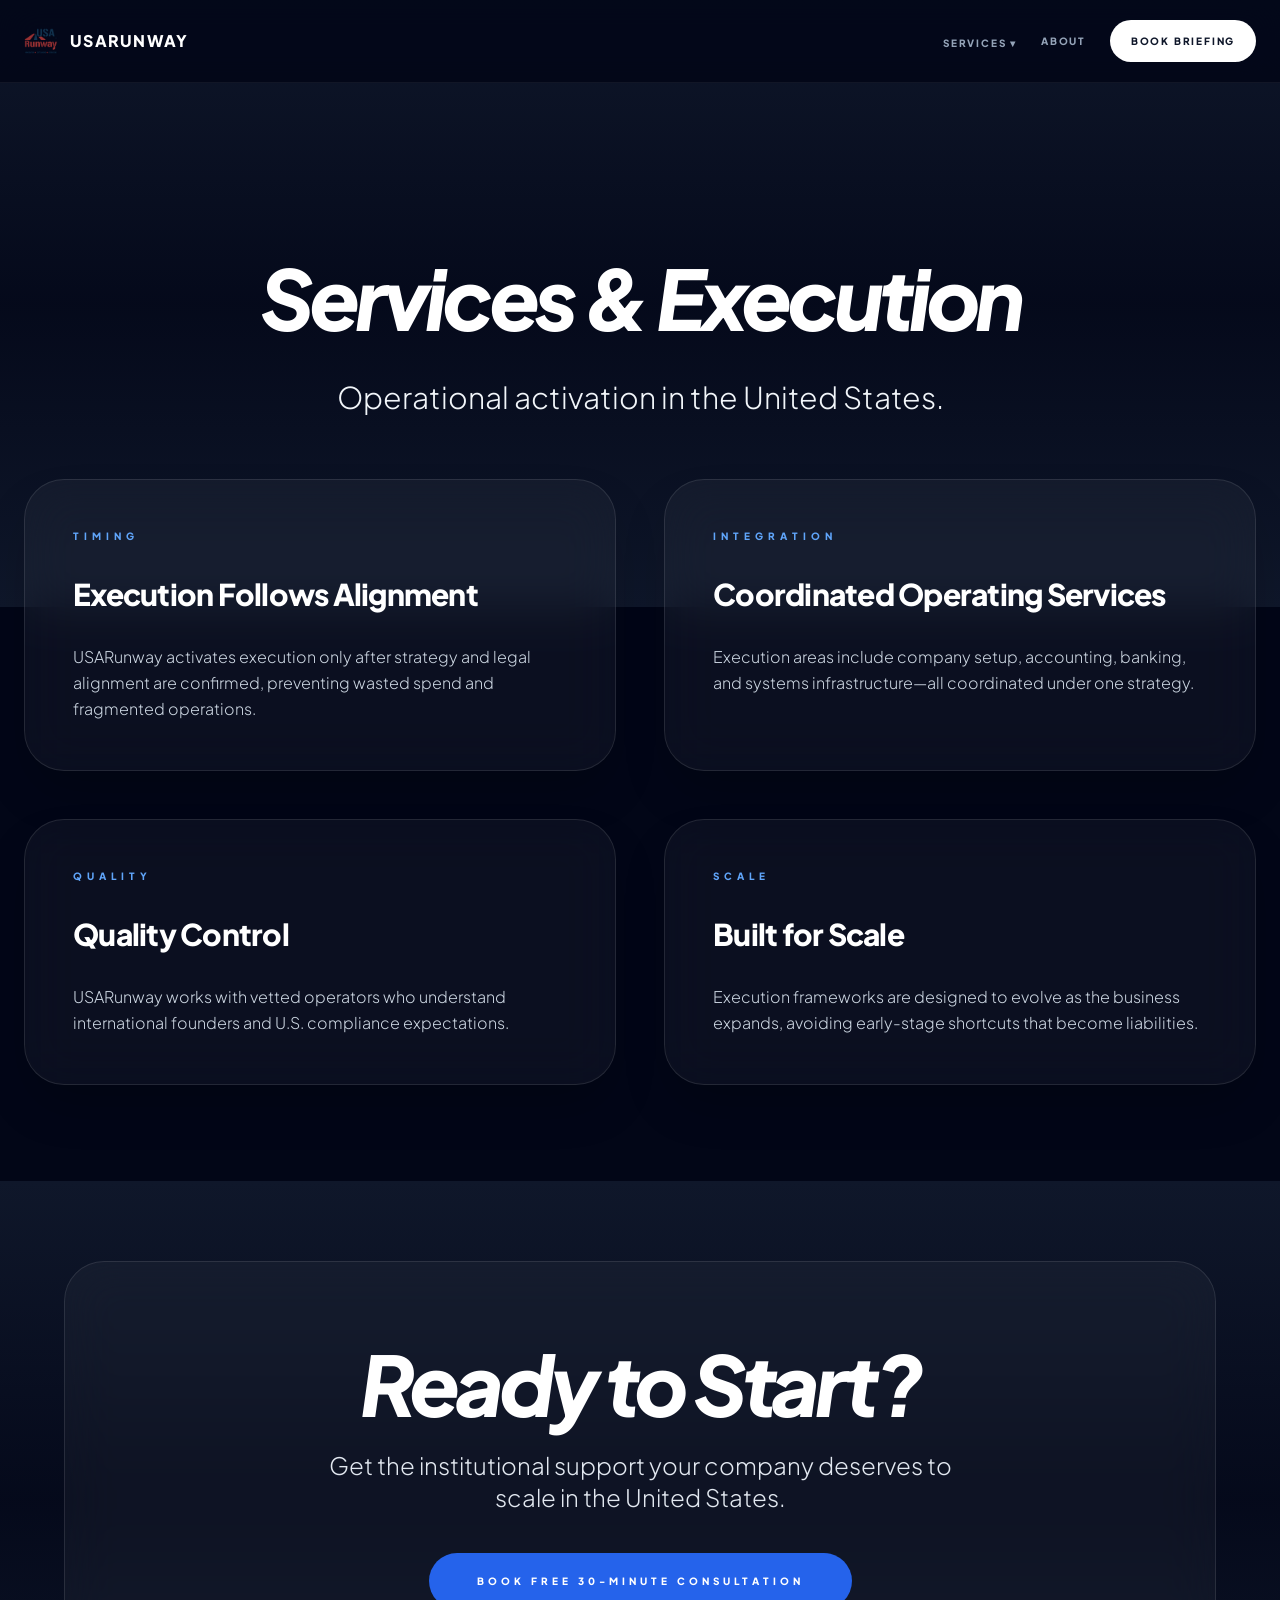
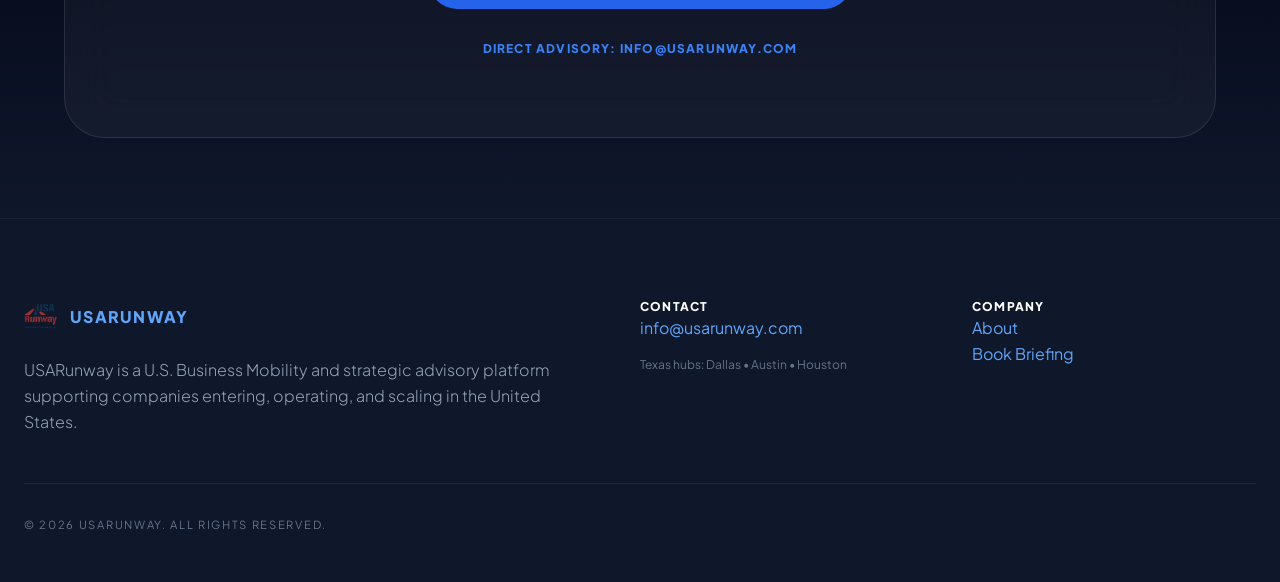
<file: execution/index.html>
<!DOCTYPE html>
<html lang="en"><head><meta charset="UTF-8"><meta name="viewport" content="width=device-width, initial-scale=1.0">
<title>Services & Execution | USARunway</title><meta name="description" content="Operational activation in the United States."><meta name="robots" content="index, follow"><meta name="theme-color" content="#0f172a">
<link rel="icon" type="image/png" sizes="32x32" href="../favicon-32x32.png"><link rel="apple-touch-icon" href="../apple-touch-icon.png">
<link href="https://fonts.googleapis.com/css2?family=Plus+Jakarta+Sans:wght@200;300;400;500;600;700;800&display=swap" rel="stylesheet">
<link rel="stylesheet" href="../assets/site.css"><link rel="stylesheet" href="../assets/static-overrides.css"></head><body>
<nav class="static-nav"><div class="static-nav-inner">
<a class="static-brand" href="../"><img src="../assets/img/logo-compact.png" alt="USARunway"><span>USARUNWAY</span></a>
<div class="static-links"><div class="services-wrap"><button data-services-button>Services ▾</button><div class="services-menu" data-services-menu><a href="../mobility/">Mobility & Soft-Landing</a><a href="../strategy/">Business Strategy & Advisory</a><a href="../immigration/">Immigration Support</a><a href="../academy/">Academy</a><a href="../execution/">Services & Execution</a><a href="../network/">Network</a></div></div><a href="../about/">About</a><a href="../contact/" class="static-cta">Book Briefing</a></div>
<button class="mobile-toggle" data-menu-button aria-expanded="false" aria-label="Open navigation">☰</button>
</div></nav>
<div class="mobile-menu" data-mobile-menu><div class="section-label">Services</div><a href="../mobility/">Mobility & Soft-Landing</a><a href="../strategy/">Business Strategy & Advisory</a><a href="../immigration/">Immigration Support</a><a href="../academy/">Academy</a><a href="../execution/">Services & Execution</a><a href="../network/">Network</a><div class="section-label">Company</div><a href="../about/">About</a><a href="../contact/">Book Briefing</a></div><section class="relative pt-64 pb-48 px-6 overflow-hidden"><div class="section-bg" style="background-image:url('https://images.unsplash.com/photo-1497366754035-f200968a6e72?auto=format&fit=crop&q=80&w=2000')"></div><div class="bg-overlay"></div><div class="max-w-7xl mx-auto relative z-10 text-center"><h1 class="text-huge mb-10 reveal active tracking-tighter italic">Services & Execution</h1><p class="text-xl lg:text-3xl text-slate-100 font-light max-w-4xl mx-auto reveal active leading-relaxed">Operational activation in the United States.</p></div></section><div class="max-w-7xl mx-auto px-6 grid md:grid-cols-2 gap-12 -mt-32 relative z-20 mb-24"><div class="glass p-12 reveal active h-full flex flex-col hover:bg-slate-800/40 transition-all border-white/10 bg-slate-900/40 backdrop-blur-3xl shadow-2xl group"><span class="text-blue-400 font-black uppercase tracking-[0.5em] text-[10px] mb-8 block">TIMING</span><h3 class="text-2xl lg:text-3xl font-black mb-8 leading-tight tracking-tight text-white">Execution Follows Alignment</h3><div class="text-base text-slate-300 font-light leading-relaxed">USARunway activates execution only after strategy and legal alignment are confirmed, preventing wasted spend and fragmented operations.</div></div><div class="glass p-12 reveal active h-full flex flex-col hover:bg-slate-800/40 transition-all border-white/10 bg-slate-900/40 backdrop-blur-3xl shadow-2xl group"><span class="text-blue-400 font-black uppercase tracking-[0.5em] text-[10px] mb-8 block">INTEGRATION</span><h3 class="text-2xl lg:text-3xl font-black mb-8 leading-tight tracking-tight text-white">Coordinated Operating Services</h3><div class="text-base text-slate-300 font-light leading-relaxed">Execution areas include company setup, accounting, banking, and systems infrastructure—all coordinated under one strategy.</div></div><div class="glass p-12 reveal active h-full flex flex-col hover:bg-slate-800/40 transition-all border-white/10 bg-slate-900/40 backdrop-blur-3xl shadow-2xl group"><span class="text-blue-400 font-black uppercase tracking-[0.5em] text-[10px] mb-8 block">QUALITY</span><h3 class="text-2xl lg:text-3xl font-black mb-8 leading-tight tracking-tight text-white">Quality Control</h3><div class="text-base text-slate-300 font-light leading-relaxed">USARunway works with vetted operators who understand international founders and U.S. compliance expectations.</div></div><div class="glass p-12 reveal active h-full flex flex-col hover:bg-slate-800/40 transition-all border-white/10 bg-slate-900/40 backdrop-blur-3xl shadow-2xl group"><span class="text-blue-400 font-black uppercase tracking-[0.5em] text-[10px] mb-8 block">SCALE</span><h3 class="text-2xl lg:text-3xl font-black mb-8 leading-tight tracking-tight text-white">Built for Scale</h3><div class="text-base text-slate-300 font-light leading-relaxed">Execution frameworks are designed to evolve as the business expands, avoiding early-stage shortcuts that become liabilities.</div></div></div><section class="py-20 px-6 relative overflow-hidden"><div class="section-bg" style="background-image:url('https://images.unsplash.com/photo-1533106497176-45ae19e68ba2?auto=format&fit=crop&q=80&w=2000')"></div><div class="bg-overlay"></div><div class="max-w-6xl mx-auto glass p-10 lg:p-20 text-center relative z-10 bg-slate-800/20"><h2 class="text-huge mb-6 tracking-tighter italic">Ready to Start?</h2><p class="text-xl lg:text-2xl text-slate-200 mb-10 font-light max-w-2xl mx-auto leading-relaxed">Get the institutional support your company deserves to scale in the United States.</p><a href="../contact/" class="bg-blue-600 text-white px-12 py-5 rounded-full font-black uppercase text-[10px] tracking-[0.4em] shadow-3xl hover:bg-white hover:text-blue-950 transition-all inline-block">Book Free 30-Minute Consultation</a><p class="text-blue-500 font-black text-xs uppercase tracking-widest mt-8">Direct Advisory: info@usarunway.com</p></div></section><footer class="static-footer"><div class="static-footer-inner"><div class="footer-grid"><div><a class="static-brand" href="../"><img src="../assets/img/logo-compact.png" alt="USARunway"><span>USARUNWAY</span></a><p class="text-slate-400 font-light leading-relaxed mt-6">USARunway is a U.S. Business Mobility and strategic advisory platform supporting companies entering, operating, and scaling in the United States.</p></div><div><h4 class="text-white font-black uppercase tracking-widest text-xs mb-5">Contact</h4><a href="mailto:info@usarunway.com">info@usarunway.com</a><p class="text-slate-500 text-xs mt-4">Texas hubs: Dallas • Austin • Houston</p></div><div><h4 class="text-white font-black uppercase tracking-widest text-xs mb-5">Company</h4><p><a href="../about/">About</a></p><p><a href="../contact/">Book Briefing</a></p></div></div><div class="footer-bottom">© <span data-year></span> USARunway. All rights reserved.</div></div></footer><script src="../js/site.js"></script></body></html>
</file>
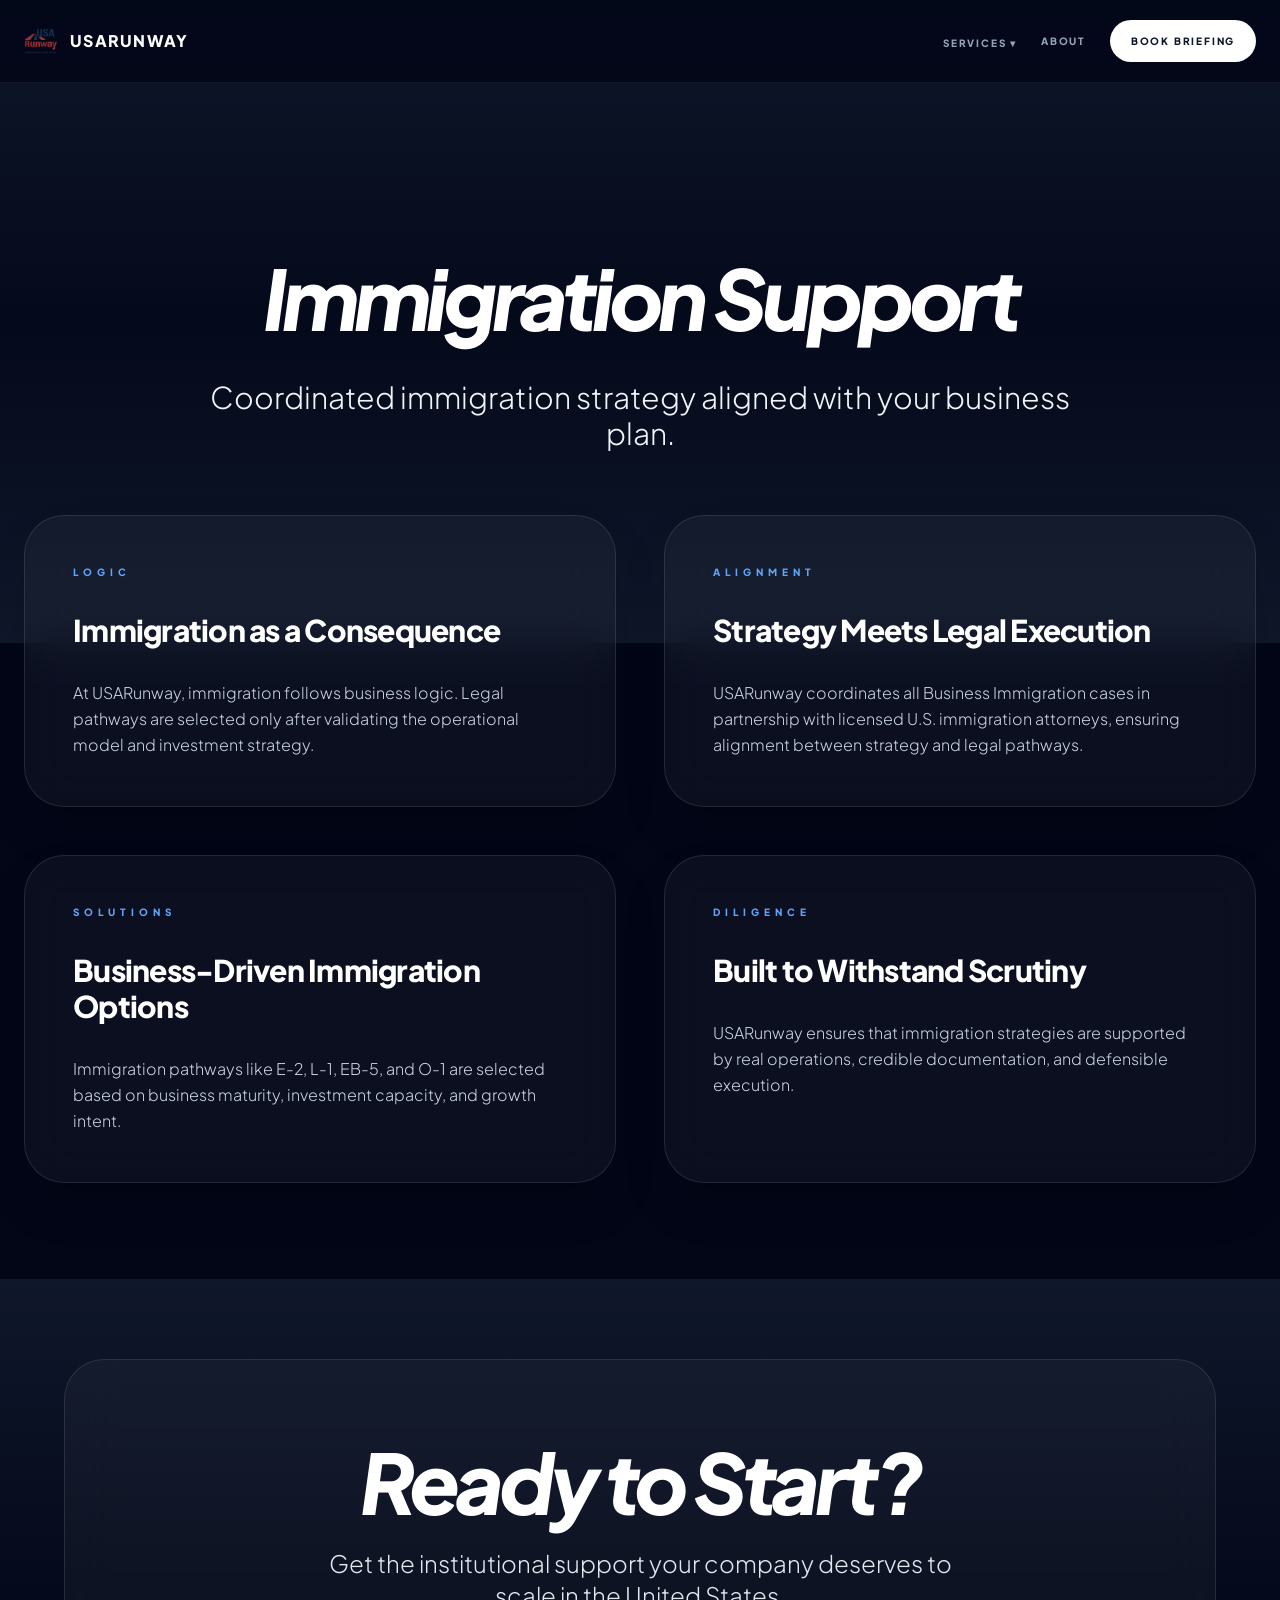
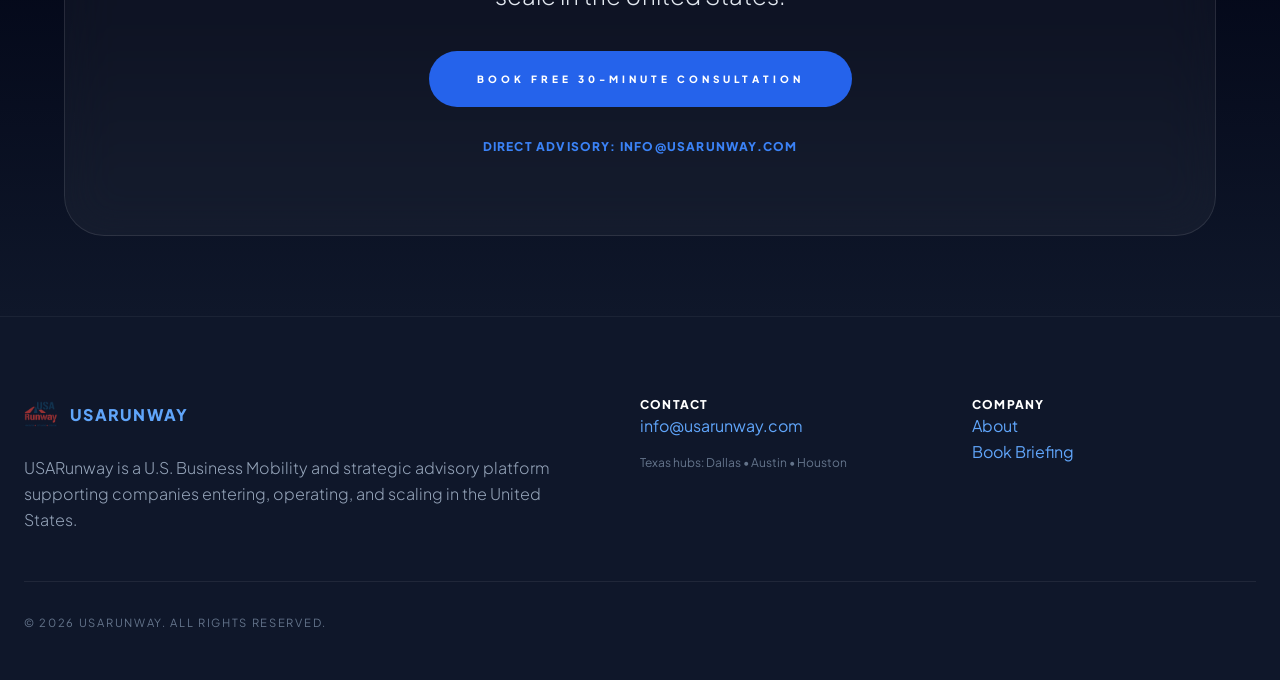
<file: immigration/index.html>
<!DOCTYPE html>
<html lang="en"><head><meta charset="UTF-8"><meta name="viewport" content="width=device-width, initial-scale=1.0">
<title>Immigration Support | USARunway</title><meta name="description" content="Coordinated immigration strategy aligned with your business plan."><meta name="robots" content="index, follow"><meta name="theme-color" content="#0f172a">
<link rel="icon" type="image/png" sizes="32x32" href="../favicon-32x32.png"><link rel="apple-touch-icon" href="../apple-touch-icon.png">
<link href="https://fonts.googleapis.com/css2?family=Plus+Jakarta+Sans:wght@200;300;400;500;600;700;800&display=swap" rel="stylesheet">
<link rel="stylesheet" href="../assets/site.css"><link rel="stylesheet" href="../assets/static-overrides.css"></head><body>
<nav class="static-nav"><div class="static-nav-inner">
<a class="static-brand" href="../"><img src="../assets/img/logo-compact.png" alt="USARunway"><span>USARUNWAY</span></a>
<div class="static-links"><div class="services-wrap"><button data-services-button>Services ▾</button><div class="services-menu" data-services-menu><a href="../mobility/">Mobility & Soft-Landing</a><a href="../strategy/">Business Strategy & Advisory</a><a href="../immigration/">Immigration Support</a><a href="../academy/">Academy</a><a href="../execution/">Services & Execution</a><a href="../network/">Network</a></div></div><a href="../about/">About</a><a href="../contact/" class="static-cta">Book Briefing</a></div>
<button class="mobile-toggle" data-menu-button aria-expanded="false" aria-label="Open navigation">☰</button>
</div></nav>
<div class="mobile-menu" data-mobile-menu><div class="section-label">Services</div><a href="../mobility/">Mobility & Soft-Landing</a><a href="../strategy/">Business Strategy & Advisory</a><a href="../immigration/">Immigration Support</a><a href="../academy/">Academy</a><a href="../execution/">Services & Execution</a><a href="../network/">Network</a><div class="section-label">Company</div><a href="../about/">About</a><a href="../contact/">Book Briefing</a></div><section class="relative pt-64 pb-48 px-6 overflow-hidden"><div class="section-bg" style="background-image:url('https://images.unsplash.com/photo-1521295121783-8a321d551ad2?auto=format&fit=crop&q=80&w=2000')"></div><div class="bg-overlay"></div><div class="max-w-7xl mx-auto relative z-10 text-center"><h1 class="text-huge mb-10 reveal active tracking-tighter italic">Immigration Support</h1><p class="text-xl lg:text-3xl text-slate-100 font-light max-w-4xl mx-auto reveal active leading-relaxed">Coordinated immigration strategy aligned with your business plan.</p></div></section><div class="max-w-7xl mx-auto px-6 grid md:grid-cols-2 gap-12 -mt-32 relative z-20 mb-24"><div class="glass p-12 reveal active h-full flex flex-col hover:bg-slate-800/40 transition-all border-white/10 bg-slate-900/40 backdrop-blur-3xl shadow-2xl group"><span class="text-blue-400 font-black uppercase tracking-[0.5em] text-[10px] mb-8 block">LOGIC</span><h3 class="text-2xl lg:text-3xl font-black mb-8 leading-tight tracking-tight text-white">Immigration as a Consequence</h3><div class="text-base text-slate-300 font-light leading-relaxed">At USARunway, immigration follows business logic. Legal pathways are selected only after validating the operational model and investment strategy.</div></div><div class="glass p-12 reveal active h-full flex flex-col hover:bg-slate-800/40 transition-all border-white/10 bg-slate-900/40 backdrop-blur-3xl shadow-2xl group"><span class="text-blue-400 font-black uppercase tracking-[0.5em] text-[10px] mb-8 block">ALIGNMENT</span><h3 class="text-2xl lg:text-3xl font-black mb-8 leading-tight tracking-tight text-white">Strategy Meets Legal Execution</h3><div class="text-base text-slate-300 font-light leading-relaxed">USARunway coordinates all Business Immigration cases in partnership with licensed U.S. immigration attorneys, ensuring alignment between strategy and legal pathways.</div></div><div class="glass p-12 reveal active h-full flex flex-col hover:bg-slate-800/40 transition-all border-white/10 bg-slate-900/40 backdrop-blur-3xl shadow-2xl group"><span class="text-blue-400 font-black uppercase tracking-[0.5em] text-[10px] mb-8 block">SOLUTIONS</span><h3 class="text-2xl lg:text-3xl font-black mb-8 leading-tight tracking-tight text-white">Business-Driven Immigration Options</h3><div class="text-base text-slate-300 font-light leading-relaxed">Immigration pathways like E-2, L-1, EB-5, and O-1 are selected based on business maturity, investment capacity, and growth intent.</div></div><div class="glass p-12 reveal active h-full flex flex-col hover:bg-slate-800/40 transition-all border-white/10 bg-slate-900/40 backdrop-blur-3xl shadow-2xl group"><span class="text-blue-400 font-black uppercase tracking-[0.5em] text-[10px] mb-8 block">DILIGENCE</span><h3 class="text-2xl lg:text-3xl font-black mb-8 leading-tight tracking-tight text-white">Built to Withstand Scrutiny</h3><div class="text-base text-slate-300 font-light leading-relaxed">USARunway ensures that immigration strategies are supported by real operations, credible documentation, and defensible execution.</div></div></div><section class="py-20 px-6 relative overflow-hidden"><div class="section-bg" style="background-image:url('https://images.unsplash.com/photo-1533106497176-45ae19e68ba2?auto=format&fit=crop&q=80&w=2000')"></div><div class="bg-overlay"></div><div class="max-w-6xl mx-auto glass p-10 lg:p-20 text-center relative z-10 bg-slate-800/20"><h2 class="text-huge mb-6 tracking-tighter italic">Ready to Start?</h2><p class="text-xl lg:text-2xl text-slate-200 mb-10 font-light max-w-2xl mx-auto leading-relaxed">Get the institutional support your company deserves to scale in the United States.</p><a href="../contact/" class="bg-blue-600 text-white px-12 py-5 rounded-full font-black uppercase text-[10px] tracking-[0.4em] shadow-3xl hover:bg-white hover:text-blue-950 transition-all inline-block">Book Free 30-Minute Consultation</a><p class="text-blue-500 font-black text-xs uppercase tracking-widest mt-8">Direct Advisory: info@usarunway.com</p></div></section><footer class="static-footer"><div class="static-footer-inner"><div class="footer-grid"><div><a class="static-brand" href="../"><img src="../assets/img/logo-compact.png" alt="USARunway"><span>USARUNWAY</span></a><p class="text-slate-400 font-light leading-relaxed mt-6">USARunway is a U.S. Business Mobility and strategic advisory platform supporting companies entering, operating, and scaling in the United States.</p></div><div><h4 class="text-white font-black uppercase tracking-widest text-xs mb-5">Contact</h4><a href="mailto:info@usarunway.com">info@usarunway.com</a><p class="text-slate-500 text-xs mt-4">Texas hubs: Dallas • Austin • Houston</p></div><div><h4 class="text-white font-black uppercase tracking-widest text-xs mb-5">Company</h4><p><a href="../about/">About</a></p><p><a href="../contact/">Book Briefing</a></p></div></div><div class="footer-bottom">© <span data-year></span> USARunway. All rights reserved.</div></div></footer><script src="../js/site.js"></script></body></html>
</file>
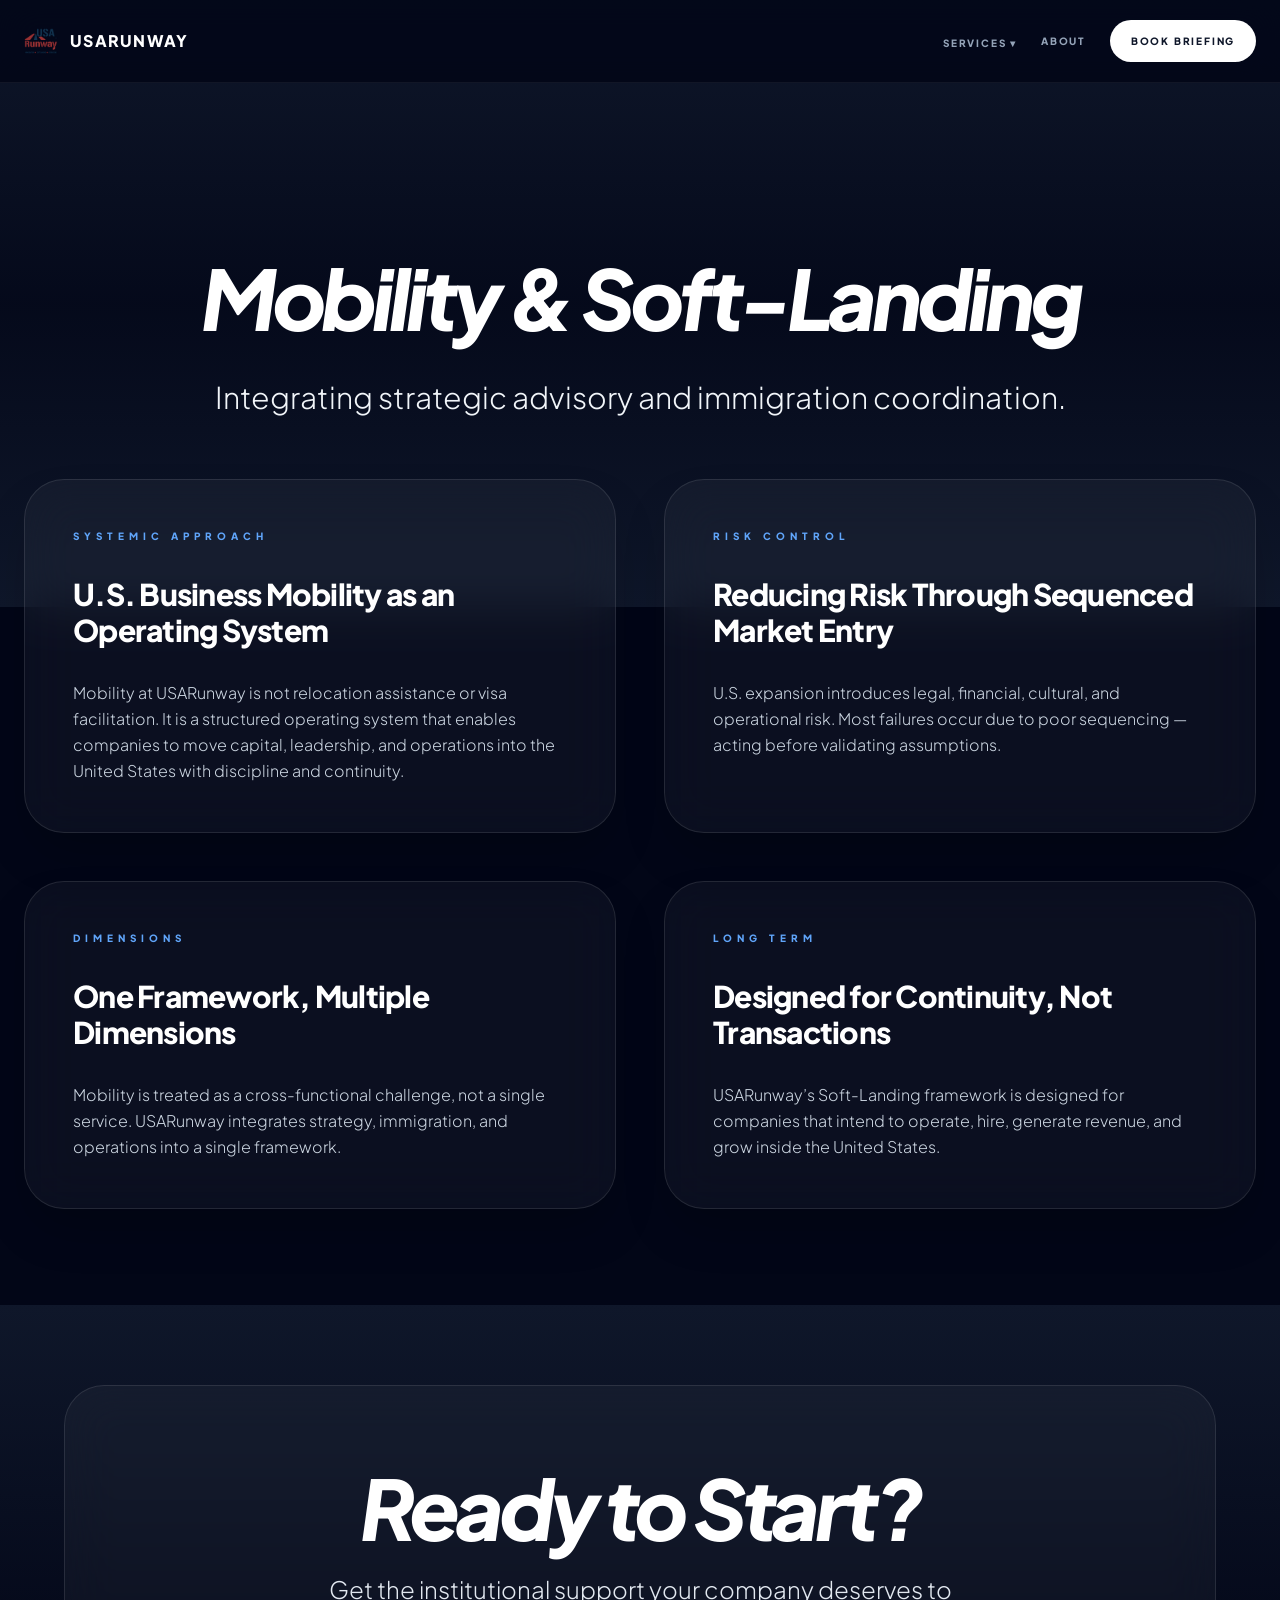
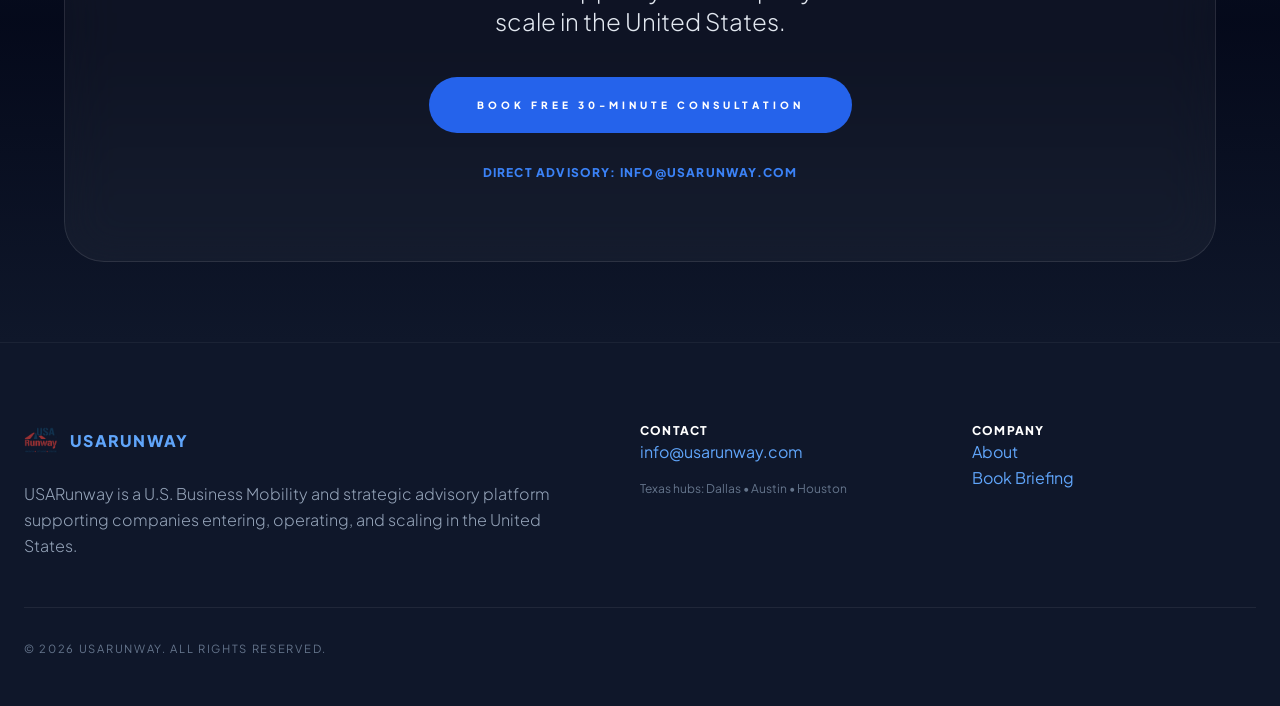
<file: mobility/index.html>
<!DOCTYPE html>
<html lang="en"><head><meta charset="UTF-8"><meta name="viewport" content="width=device-width, initial-scale=1.0">
<title>Mobility & Soft-Landing | USARunway</title><meta name="description" content="Integrating strategic advisory and immigration coordination."><meta name="robots" content="index, follow"><meta name="theme-color" content="#0f172a">
<link rel="icon" type="image/png" sizes="32x32" href="../favicon-32x32.png"><link rel="apple-touch-icon" href="../apple-touch-icon.png">
<link href="https://fonts.googleapis.com/css2?family=Plus+Jakarta+Sans:wght@200;300;400;500;600;700;800&display=swap" rel="stylesheet">
<link rel="stylesheet" href="../assets/site.css"><link rel="stylesheet" href="../assets/static-overrides.css"></head><body>
<nav class="static-nav"><div class="static-nav-inner">
<a class="static-brand" href="../"><img src="../assets/img/logo-compact.png" alt="USARunway"><span>USARUNWAY</span></a>
<div class="static-links"><div class="services-wrap"><button data-services-button>Services ▾</button><div class="services-menu" data-services-menu><a href="../mobility/">Mobility & Soft-Landing</a><a href="../strategy/">Business Strategy & Advisory</a><a href="../immigration/">Immigration Support</a><a href="../academy/">Academy</a><a href="../execution/">Services & Execution</a><a href="../network/">Network</a></div></div><a href="../about/">About</a><a href="../contact/" class="static-cta">Book Briefing</a></div>
<button class="mobile-toggle" data-menu-button aria-expanded="false" aria-label="Open navigation">☰</button>
</div></nav>
<div class="mobile-menu" data-mobile-menu><div class="section-label">Services</div><a href="../mobility/">Mobility & Soft-Landing</a><a href="../strategy/">Business Strategy & Advisory</a><a href="../immigration/">Immigration Support</a><a href="../academy/">Academy</a><a href="../execution/">Services & Execution</a><a href="../network/">Network</a><div class="section-label">Company</div><a href="../about/">About</a><a href="../contact/">Book Briefing</a></div><section class="relative pt-64 pb-48 px-6 overflow-hidden"><div class="section-bg" style="background-image:url('https://images.unsplash.com/photo-1486406146926-c627a92ad1ab?auto=format&fit=crop&q=80&w=2000')"></div><div class="bg-overlay"></div><div class="max-w-7xl mx-auto relative z-10 text-center"><h1 class="text-huge mb-10 reveal active tracking-tighter italic">Mobility & Soft-Landing</h1><p class="text-xl lg:text-3xl text-slate-100 font-light max-w-4xl mx-auto reveal active leading-relaxed">Integrating strategic advisory and immigration coordination.</p></div></section><div class="max-w-7xl mx-auto px-6 grid md:grid-cols-2 gap-12 -mt-32 relative z-20 mb-24"><div class="glass p-12 reveal active h-full flex flex-col hover:bg-slate-800/40 transition-all border-white/10 bg-slate-900/40 backdrop-blur-3xl shadow-2xl group"><span class="text-blue-400 font-black uppercase tracking-[0.5em] text-[10px] mb-8 block">SYSTEMIC APPROACH</span><h3 class="text-2xl lg:text-3xl font-black mb-8 leading-tight tracking-tight text-white">U.S. Business Mobility as an Operating System</h3><div class="text-base text-slate-300 font-light leading-relaxed">Mobility at USARunway is not relocation assistance or visa facilitation. It is a structured operating system that enables companies to move capital, leadership, and operations into the United States with discipline and continuity.</div></div><div class="glass p-12 reveal active h-full flex flex-col hover:bg-slate-800/40 transition-all border-white/10 bg-slate-900/40 backdrop-blur-3xl shadow-2xl group"><span class="text-blue-400 font-black uppercase tracking-[0.5em] text-[10px] mb-8 block">RISK CONTROL</span><h3 class="text-2xl lg:text-3xl font-black mb-8 leading-tight tracking-tight text-white">Reducing Risk Through Sequenced Market Entry</h3><div class="text-base text-slate-300 font-light leading-relaxed">U.S. expansion introduces legal, financial, cultural, and operational risk. Most failures occur due to poor sequencing — acting before validating assumptions.</div></div><div class="glass p-12 reveal active h-full flex flex-col hover:bg-slate-800/40 transition-all border-white/10 bg-slate-900/40 backdrop-blur-3xl shadow-2xl group"><span class="text-blue-400 font-black uppercase tracking-[0.5em] text-[10px] mb-8 block">DIMENSIONS</span><h3 class="text-2xl lg:text-3xl font-black mb-8 leading-tight tracking-tight text-white">One Framework, Multiple Dimensions</h3><div class="text-base text-slate-300 font-light leading-relaxed">Mobility is treated as a cross-functional challenge, not a single service. USARunway integrates strategy, immigration, and operations into a single framework.</div></div><div class="glass p-12 reveal active h-full flex flex-col hover:bg-slate-800/40 transition-all border-white/10 bg-slate-900/40 backdrop-blur-3xl shadow-2xl group"><span class="text-blue-400 font-black uppercase tracking-[0.5em] text-[10px] mb-8 block">LONG TERM</span><h3 class="text-2xl lg:text-3xl font-black mb-8 leading-tight tracking-tight text-white">Designed for Continuity, Not Transactions</h3><div class="text-base text-slate-300 font-light leading-relaxed">USARunway’s Soft-Landing framework is designed for companies that intend to operate, hire, generate revenue, and grow inside the United States.</div></div></div><section class="py-20 px-6 relative overflow-hidden"><div class="section-bg" style="background-image:url('https://images.unsplash.com/photo-1533106497176-45ae19e68ba2?auto=format&fit=crop&q=80&w=2000')"></div><div class="bg-overlay"></div><div class="max-w-6xl mx-auto glass p-10 lg:p-20 text-center relative z-10 bg-slate-800/20"><h2 class="text-huge mb-6 tracking-tighter italic">Ready to Start?</h2><p class="text-xl lg:text-2xl text-slate-200 mb-10 font-light max-w-2xl mx-auto leading-relaxed">Get the institutional support your company deserves to scale in the United States.</p><a href="../contact/" class="bg-blue-600 text-white px-12 py-5 rounded-full font-black uppercase text-[10px] tracking-[0.4em] shadow-3xl hover:bg-white hover:text-blue-950 transition-all inline-block">Book Free 30-Minute Consultation</a><p class="text-blue-500 font-black text-xs uppercase tracking-widest mt-8">Direct Advisory: info@usarunway.com</p></div></section><footer class="static-footer"><div class="static-footer-inner"><div class="footer-grid"><div><a class="static-brand" href="../"><img src="../assets/img/logo-compact.png" alt="USARunway"><span>USARUNWAY</span></a><p class="text-slate-400 font-light leading-relaxed mt-6">USARunway is a U.S. Business Mobility and strategic advisory platform supporting companies entering, operating, and scaling in the United States.</p></div><div><h4 class="text-white font-black uppercase tracking-widest text-xs mb-5">Contact</h4><a href="mailto:info@usarunway.com">info@usarunway.com</a><p class="text-slate-500 text-xs mt-4">Texas hubs: Dallas • Austin • Houston</p></div><div><h4 class="text-white font-black uppercase tracking-widest text-xs mb-5">Company</h4><p><a href="../about/">About</a></p><p><a href="../contact/">Book Briefing</a></p></div></div><div class="footer-bottom">© <span data-year></span> USARunway. All rights reserved.</div></div></footer><script src="../js/site.js"></script></body></html>
</file>
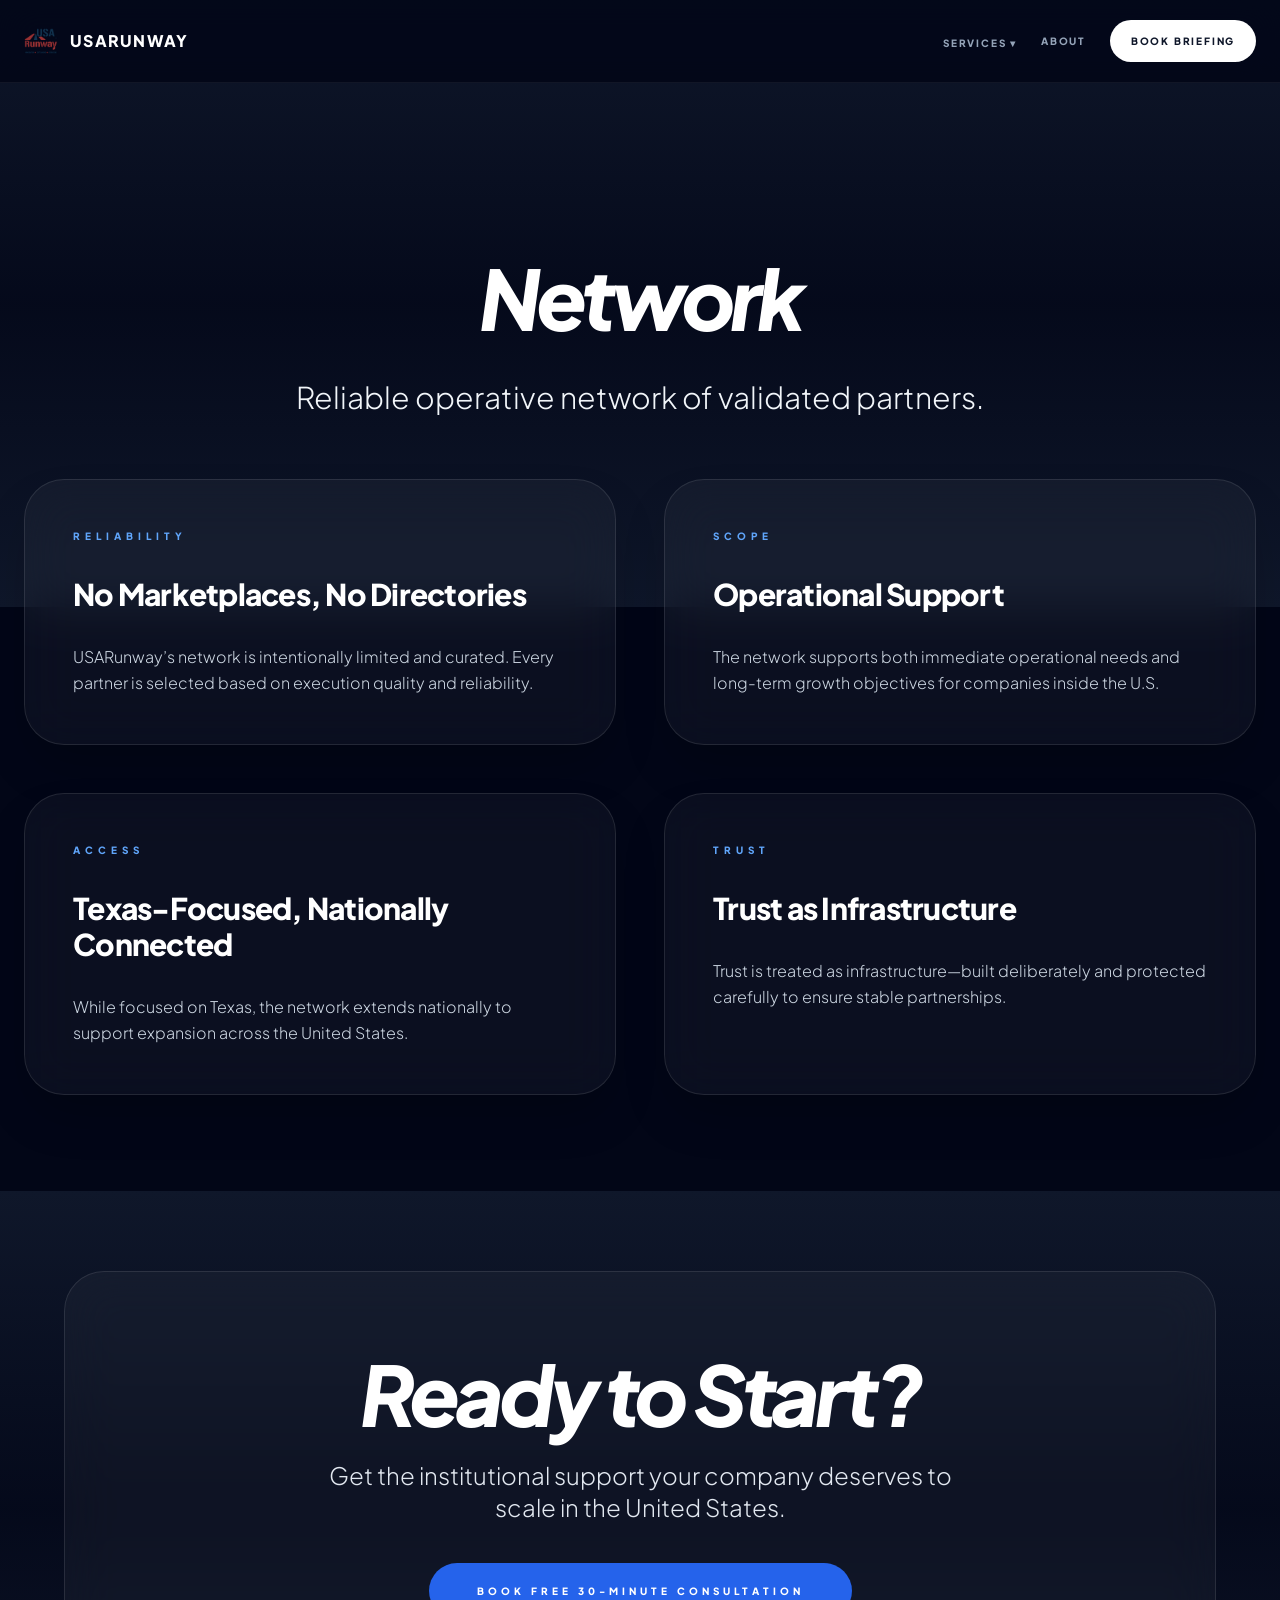
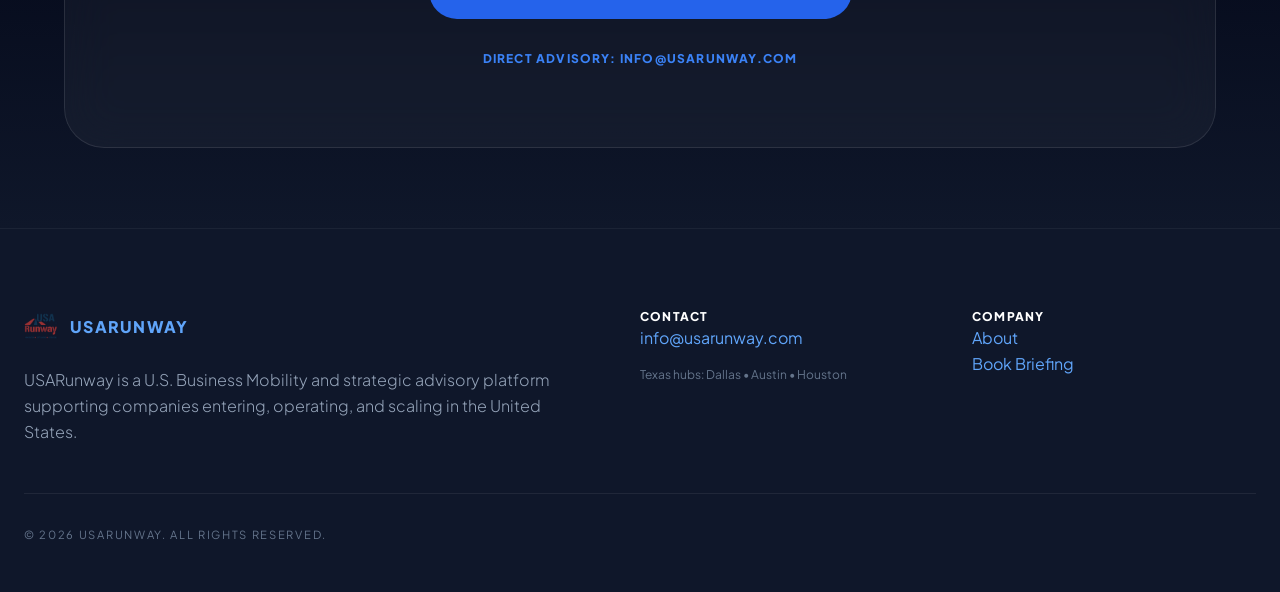
<file: network/index.html>
<!DOCTYPE html>
<html lang="en"><head><meta charset="UTF-8"><meta name="viewport" content="width=device-width, initial-scale=1.0">
<title>Network | USARunway</title><meta name="description" content="Reliable operative network of validated partners."><meta name="robots" content="index, follow"><meta name="theme-color" content="#0f172a">
<link rel="icon" type="image/png" sizes="32x32" href="../favicon-32x32.png"><link rel="apple-touch-icon" href="../apple-touch-icon.png">
<link href="https://fonts.googleapis.com/css2?family=Plus+Jakarta+Sans:wght@200;300;400;500;600;700;800&display=swap" rel="stylesheet">
<link rel="stylesheet" href="../assets/site.css"><link rel="stylesheet" href="../assets/static-overrides.css"></head><body>
<nav class="static-nav"><div class="static-nav-inner">
<a class="static-brand" href="../"><img src="../assets/img/logo-compact.png" alt="USARunway"><span>USARUNWAY</span></a>
<div class="static-links"><div class="services-wrap"><button data-services-button>Services ▾</button><div class="services-menu" data-services-menu><a href="../mobility/">Mobility & Soft-Landing</a><a href="../strategy/">Business Strategy & Advisory</a><a href="../immigration/">Immigration Support</a><a href="../academy/">Academy</a><a href="../execution/">Services & Execution</a><a href="../network/">Network</a></div></div><a href="../about/">About</a><a href="../contact/" class="static-cta">Book Briefing</a></div>
<button class="mobile-toggle" data-menu-button aria-expanded="false" aria-label="Open navigation">☰</button>
</div></nav>
<div class="mobile-menu" data-mobile-menu><div class="section-label">Services</div><a href="../mobility/">Mobility & Soft-Landing</a><a href="../strategy/">Business Strategy & Advisory</a><a href="../immigration/">Immigration Support</a><a href="../academy/">Academy</a><a href="../execution/">Services & Execution</a><a href="../network/">Network</a><div class="section-label">Company</div><a href="../about/">About</a><a href="../contact/">Book Briefing</a></div><section class="relative pt-64 pb-48 px-6 overflow-hidden"><div class="section-bg" style="background-image:url('https://images.unsplash.com/photo-1521737711867-e3b97375f902?auto=format&fit=crop&q=80&w=2000')"></div><div class="bg-overlay"></div><div class="max-w-7xl mx-auto relative z-10 text-center"><h1 class="text-huge mb-10 reveal active tracking-tighter italic">Network</h1><p class="text-xl lg:text-3xl text-slate-100 font-light max-w-4xl mx-auto reveal active leading-relaxed">Reliable operative network of validated partners.</p></div></section><div class="max-w-7xl mx-auto px-6 grid md:grid-cols-2 gap-12 -mt-32 relative z-20 mb-24"><div class="glass p-12 reveal active h-full flex flex-col hover:bg-slate-800/40 transition-all border-white/10 bg-slate-900/40 backdrop-blur-3xl shadow-2xl group"><span class="text-blue-400 font-black uppercase tracking-[0.5em] text-[10px] mb-8 block">RELIABILITY</span><h3 class="text-2xl lg:text-3xl font-black mb-8 leading-tight tracking-tight text-white">No Marketplaces, No Directories</h3><div class="text-base text-slate-300 font-light leading-relaxed">USARunway’s network is intentionally limited and curated. Every partner is selected based on execution quality and reliability.</div></div><div class="glass p-12 reveal active h-full flex flex-col hover:bg-slate-800/40 transition-all border-white/10 bg-slate-900/40 backdrop-blur-3xl shadow-2xl group"><span class="text-blue-400 font-black uppercase tracking-[0.5em] text-[10px] mb-8 block">SCOPE</span><h3 class="text-2xl lg:text-3xl font-black mb-8 leading-tight tracking-tight text-white">Operational Support</h3><div class="text-base text-slate-300 font-light leading-relaxed">The network supports both immediate operational needs and long-term growth objectives for companies inside the U.S.</div></div><div class="glass p-12 reveal active h-full flex flex-col hover:bg-slate-800/40 transition-all border-white/10 bg-slate-900/40 backdrop-blur-3xl shadow-2xl group"><span class="text-blue-400 font-black uppercase tracking-[0.5em] text-[10px] mb-8 block">ACCESS</span><h3 class="text-2xl lg:text-3xl font-black mb-8 leading-tight tracking-tight text-white">Texas-Focused, Nationally Connected</h3><div class="text-base text-slate-300 font-light leading-relaxed">While focused on Texas, the network extends nationally to support expansion across the United States.</div></div><div class="glass p-12 reveal active h-full flex flex-col hover:bg-slate-800/40 transition-all border-white/10 bg-slate-900/40 backdrop-blur-3xl shadow-2xl group"><span class="text-blue-400 font-black uppercase tracking-[0.5em] text-[10px] mb-8 block">TRUST</span><h3 class="text-2xl lg:text-3xl font-black mb-8 leading-tight tracking-tight text-white">Trust as Infrastructure</h3><div class="text-base text-slate-300 font-light leading-relaxed">Trust is treated as infrastructure—built deliberately and protected carefully to ensure stable partnerships.</div></div></div><section class="py-20 px-6 relative overflow-hidden"><div class="section-bg" style="background-image:url('https://images.unsplash.com/photo-1533106497176-45ae19e68ba2?auto=format&fit=crop&q=80&w=2000')"></div><div class="bg-overlay"></div><div class="max-w-6xl mx-auto glass p-10 lg:p-20 text-center relative z-10 bg-slate-800/20"><h2 class="text-huge mb-6 tracking-tighter italic">Ready to Start?</h2><p class="text-xl lg:text-2xl text-slate-200 mb-10 font-light max-w-2xl mx-auto leading-relaxed">Get the institutional support your company deserves to scale in the United States.</p><a href="../contact/" class="bg-blue-600 text-white px-12 py-5 rounded-full font-black uppercase text-[10px] tracking-[0.4em] shadow-3xl hover:bg-white hover:text-blue-950 transition-all inline-block">Book Free 30-Minute Consultation</a><p class="text-blue-500 font-black text-xs uppercase tracking-widest mt-8">Direct Advisory: info@usarunway.com</p></div></section><footer class="static-footer"><div class="static-footer-inner"><div class="footer-grid"><div><a class="static-brand" href="../"><img src="../assets/img/logo-compact.png" alt="USARunway"><span>USARUNWAY</span></a><p class="text-slate-400 font-light leading-relaxed mt-6">USARunway is a U.S. Business Mobility and strategic advisory platform supporting companies entering, operating, and scaling in the United States.</p></div><div><h4 class="text-white font-black uppercase tracking-widest text-xs mb-5">Contact</h4><a href="mailto:info@usarunway.com">info@usarunway.com</a><p class="text-slate-500 text-xs mt-4">Texas hubs: Dallas • Austin • Houston</p></div><div><h4 class="text-white font-black uppercase tracking-widest text-xs mb-5">Company</h4><p><a href="../about/">About</a></p><p><a href="../contact/">Book Briefing</a></p></div></div><div class="footer-bottom">© <span data-year></span> USARunway. All rights reserved.</div></div></footer><script src="../js/site.js"></script></body></html>
</file>
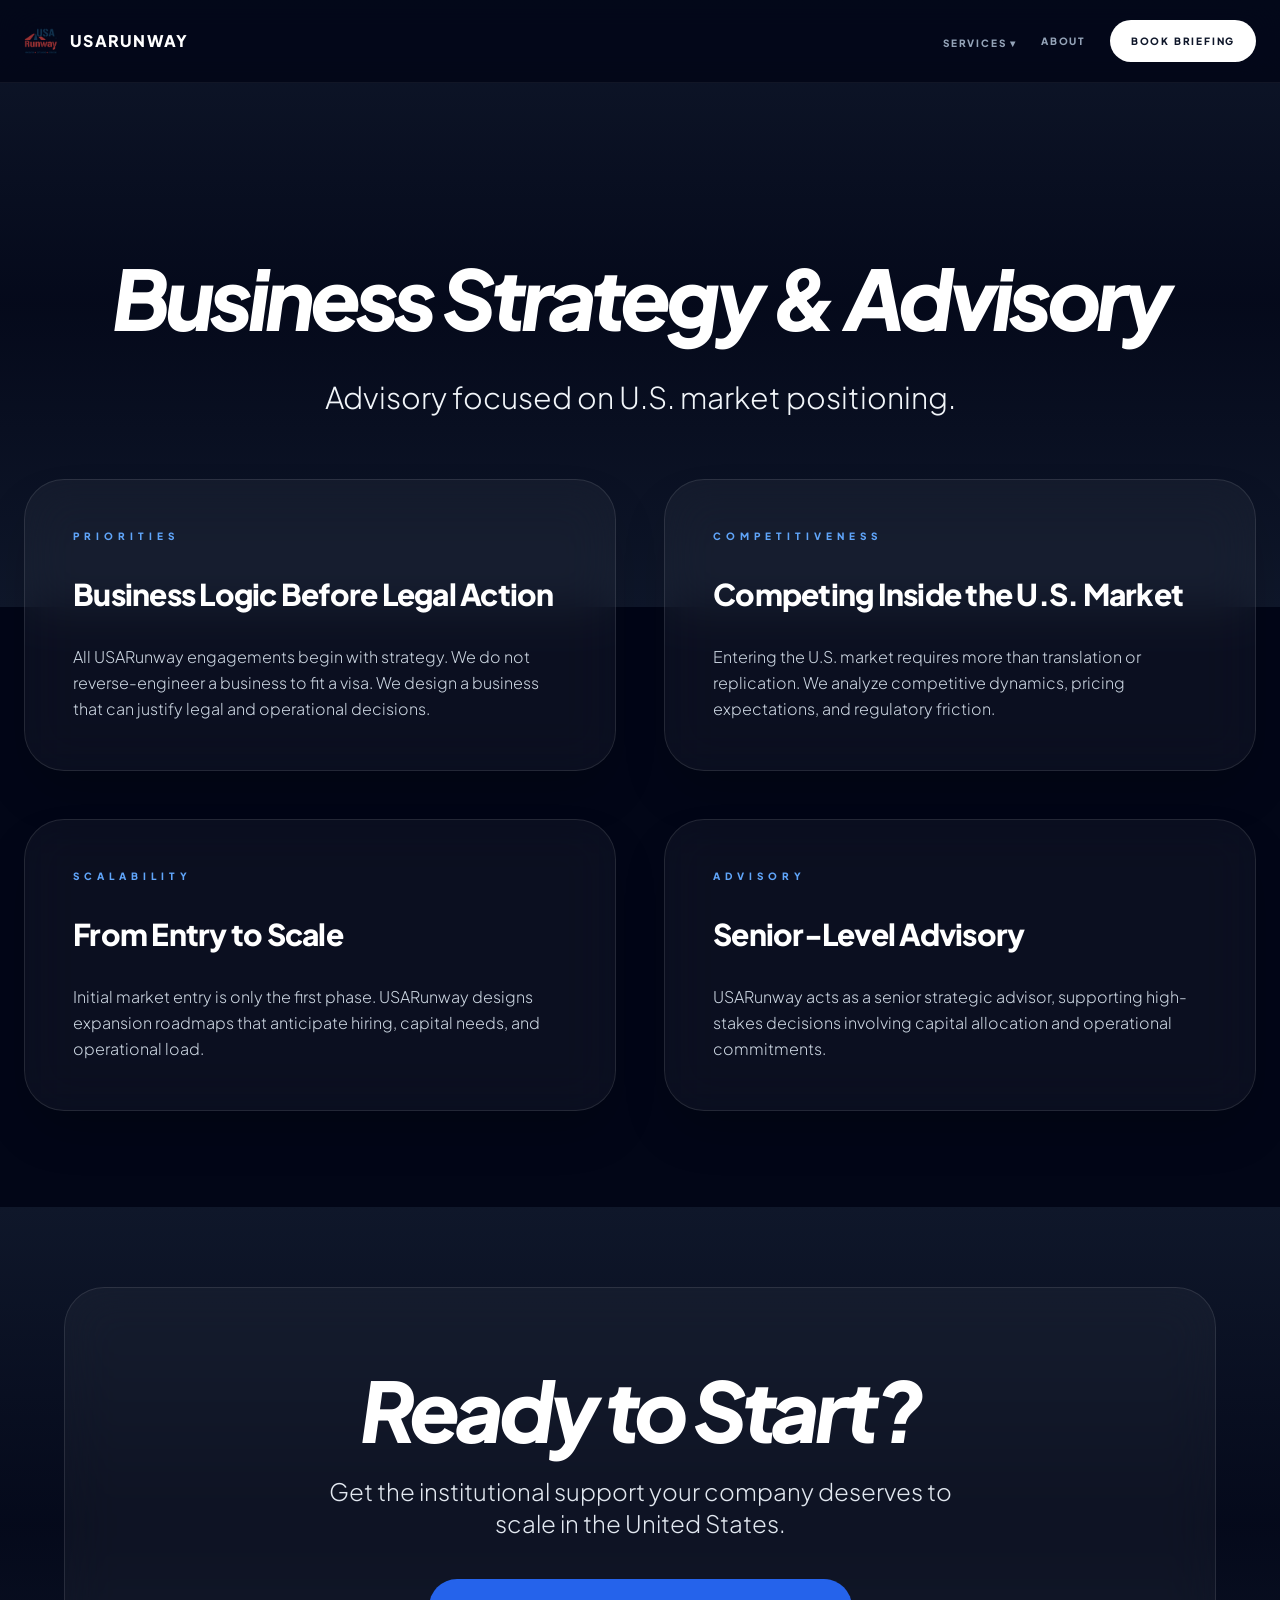
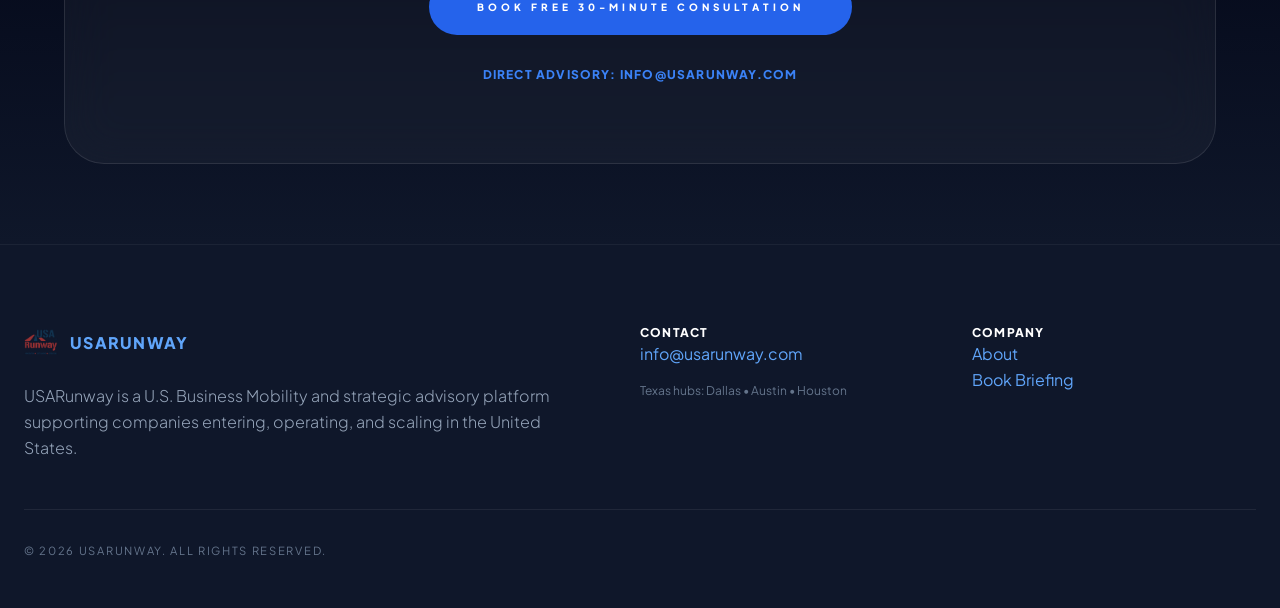
<file: strategy/index.html>
<!DOCTYPE html>
<html lang="en"><head><meta charset="UTF-8"><meta name="viewport" content="width=device-width, initial-scale=1.0">
<title>Business Strategy & Advisory | USARunway</title><meta name="description" content="Advisory focused on U.S. market positioning."><meta name="robots" content="index, follow"><meta name="theme-color" content="#0f172a">
<link rel="icon" type="image/png" sizes="32x32" href="../favicon-32x32.png"><link rel="apple-touch-icon" href="../apple-touch-icon.png">
<link href="https://fonts.googleapis.com/css2?family=Plus+Jakarta+Sans:wght@200;300;400;500;600;700;800&display=swap" rel="stylesheet">
<link rel="stylesheet" href="../assets/site.css"><link rel="stylesheet" href="../assets/static-overrides.css"></head><body>
<nav class="static-nav"><div class="static-nav-inner">
<a class="static-brand" href="../"><img src="../assets/img/logo-compact.png" alt="USARunway"><span>USARUNWAY</span></a>
<div class="static-links"><div class="services-wrap"><button data-services-button>Services ▾</button><div class="services-menu" data-services-menu><a href="../mobility/">Mobility & Soft-Landing</a><a href="../strategy/">Business Strategy & Advisory</a><a href="../immigration/">Immigration Support</a><a href="../academy/">Academy</a><a href="../execution/">Services & Execution</a><a href="../network/">Network</a></div></div><a href="../about/">About</a><a href="../contact/" class="static-cta">Book Briefing</a></div>
<button class="mobile-toggle" data-menu-button aria-expanded="false" aria-label="Open navigation">☰</button>
</div></nav>
<div class="mobile-menu" data-mobile-menu><div class="section-label">Services</div><a href="../mobility/">Mobility & Soft-Landing</a><a href="../strategy/">Business Strategy & Advisory</a><a href="../immigration/">Immigration Support</a><a href="../academy/">Academy</a><a href="../execution/">Services & Execution</a><a href="../network/">Network</a><div class="section-label">Company</div><a href="../about/">About</a><a href="../contact/">Book Briefing</a></div><section class="relative pt-64 pb-48 px-6 overflow-hidden"><div class="section-bg" style="background-image:url('https://images.unsplash.com/photo-1454165804606-c3d57bc86b40?auto=format&fit=crop&q=80&w=2000')"></div><div class="bg-overlay"></div><div class="max-w-7xl mx-auto relative z-10 text-center"><h1 class="text-huge mb-10 reveal active tracking-tighter italic">Business Strategy & Advisory</h1><p class="text-xl lg:text-3xl text-slate-100 font-light max-w-4xl mx-auto reveal active leading-relaxed">Advisory focused on U.S. market positioning.</p></div></section><div class="max-w-7xl mx-auto px-6 grid md:grid-cols-2 gap-12 -mt-32 relative z-20 mb-24"><div class="glass p-12 reveal active h-full flex flex-col hover:bg-slate-800/40 transition-all border-white/10 bg-slate-900/40 backdrop-blur-3xl shadow-2xl group"><span class="text-blue-400 font-black uppercase tracking-[0.5em] text-[10px] mb-8 block">PRIORITIES</span><h3 class="text-2xl lg:text-3xl font-black mb-8 leading-tight tracking-tight text-white">Business Logic Before Legal Action</h3><div class="text-base text-slate-300 font-light leading-relaxed">All USARunway engagements begin with strategy. We do not reverse-engineer a business to fit a visa. We design a business that can justify legal and operational decisions.</div></div><div class="glass p-12 reveal active h-full flex flex-col hover:bg-slate-800/40 transition-all border-white/10 bg-slate-900/40 backdrop-blur-3xl shadow-2xl group"><span class="text-blue-400 font-black uppercase tracking-[0.5em] text-[10px] mb-8 block">COMPETITIVENESS</span><h3 class="text-2xl lg:text-3xl font-black mb-8 leading-tight tracking-tight text-white">Competing Inside the U.S. Market</h3><div class="text-base text-slate-300 font-light leading-relaxed">Entering the U.S. market requires more than translation or replication. We analyze competitive dynamics, pricing expectations, and regulatory friction.</div></div><div class="glass p-12 reveal active h-full flex flex-col hover:bg-slate-800/40 transition-all border-white/10 bg-slate-900/40 backdrop-blur-3xl shadow-2xl group"><span class="text-blue-400 font-black uppercase tracking-[0.5em] text-[10px] mb-8 block">SCALABILITY</span><h3 class="text-2xl lg:text-3xl font-black mb-8 leading-tight tracking-tight text-white">From Entry to Scale</h3><div class="text-base text-slate-300 font-light leading-relaxed">Initial market entry is only the first phase. USARunway designs expansion roadmaps that anticipate hiring, capital needs, and operational load.</div></div><div class="glass p-12 reveal active h-full flex flex-col hover:bg-slate-800/40 transition-all border-white/10 bg-slate-900/40 backdrop-blur-3xl shadow-2xl group"><span class="text-blue-400 font-black uppercase tracking-[0.5em] text-[10px] mb-8 block">ADVISORY</span><h3 class="text-2xl lg:text-3xl font-black mb-8 leading-tight tracking-tight text-white">Senior-Level Advisory</h3><div class="text-base text-slate-300 font-light leading-relaxed">USARunway acts as a senior strategic advisor, supporting high-stakes decisions involving capital allocation and operational commitments.</div></div></div><section class="py-20 px-6 relative overflow-hidden"><div class="section-bg" style="background-image:url('https://images.unsplash.com/photo-1533106497176-45ae19e68ba2?auto=format&fit=crop&q=80&w=2000')"></div><div class="bg-overlay"></div><div class="max-w-6xl mx-auto glass p-10 lg:p-20 text-center relative z-10 bg-slate-800/20"><h2 class="text-huge mb-6 tracking-tighter italic">Ready to Start?</h2><p class="text-xl lg:text-2xl text-slate-200 mb-10 font-light max-w-2xl mx-auto leading-relaxed">Get the institutional support your company deserves to scale in the United States.</p><a href="../contact/" class="bg-blue-600 text-white px-12 py-5 rounded-full font-black uppercase text-[10px] tracking-[0.4em] shadow-3xl hover:bg-white hover:text-blue-950 transition-all inline-block">Book Free 30-Minute Consultation</a><p class="text-blue-500 font-black text-xs uppercase tracking-widest mt-8">Direct Advisory: info@usarunway.com</p></div></section><footer class="static-footer"><div class="static-footer-inner"><div class="footer-grid"><div><a class="static-brand" href="../"><img src="../assets/img/logo-compact.png" alt="USARunway"><span>USARUNWAY</span></a><p class="text-slate-400 font-light leading-relaxed mt-6">USARunway is a U.S. Business Mobility and strategic advisory platform supporting companies entering, operating, and scaling in the United States.</p></div><div><h4 class="text-white font-black uppercase tracking-widest text-xs mb-5">Contact</h4><a href="mailto:info@usarunway.com">info@usarunway.com</a><p class="text-slate-500 text-xs mt-4">Texas hubs: Dallas • Austin • Houston</p></div><div><h4 class="text-white font-black uppercase tracking-widest text-xs mb-5">Company</h4><p><a href="../about/">About</a></p><p><a href="../contact/">Book Briefing</a></p></div></div><div class="footer-bottom">© <span data-year></span> USARunway. All rights reserved.</div></div></footer><script src="../js/site.js"></script></body></html>
</file>
<file: assets/launch.css>
:root { color-scheme: dark; background: #052d63; }
* { box-sizing: border-box; }
html { margin: 0; scroll-behavior: smooth; scroll-snap-type: y mandatory; }
body { margin: 0; background: #052d63; overflow-x: hidden; }
.launch-deck { width: 100%; }
.launch-panel {
  position: relative; width: 100%; min-height: 100vh; min-height: 100svh;
  display: grid; place-items: center; overflow: hidden; background: #052d63;
  scroll-snap-align: start; scroll-snap-stop: always;
}
.launch-frame {
  position: relative; width: min(100vw, calc(100svh * 16 / 9));
  aspect-ratio: 16 / 9; flex: none;
}
.launch-frame > img {
  display: block; width: 100%; height: 100%; object-fit: contain;
  user-select: none; -webkit-user-drag: none;
}
.hotspot { position: absolute; display: block; z-index: 2; }
.hotspot:focus-visible {
  outline: 3px solid #fff; outline-offset: 2px; background: rgb(255 255 255 / 12%);
}
.nav-cleaner {
  position: absolute; z-index: 3; left: 29%; right: 0; top: 0; height: 15.5%;
  background: linear-gradient(90deg, rgb(1 37 104), rgb(5 65 145));
}
.launch-nav {
  position: absolute; z-index: 4; left: 7.5%; top: 60.4%; width: 78%; height: 3.6%;
  display: flex; align-items: center; justify-content: flex-start; gap: 3.3%;
  padding: 0;
  background: transparent;
  font: 700 clamp(8px, 0.95vw, 14px)/1 Arial, sans-serif;
  letter-spacing: 0.015em; text-transform: uppercase; white-space: nowrap;
}
.launch-nav > a {
  color: #fff; text-decoration: none;
}
.launch-nav > a { opacity: 0.95; }
.launch-nav > a:hover { opacity: 1; }
.industry-row {
  position: absolute; z-index: 4; left: 7.5%; top: 64.2%; width: 57%; height: 3.8%;
  display: flex; align-items: center; gap: 2.2%;
  font: 800 clamp(8px, 0.92vw, 14px)/1 Arial, sans-serif;
  letter-spacing: 0.08em; text-transform: uppercase;
}
.industry-row span {
  display: flex; align-items: center; justify-content: center;
  min-width: 28%; height: 100%; padding: 0 2%;
  border: 1px solid rgb(114 190 255 / 75%); border-radius: 0.35rem;
  background: linear-gradient(135deg, #0877cf, #114f9f);
  color: #fff; box-shadow: 0 8px 24px rgb(0 25 70 / 35%);
}
.conversation { left: 8.1%; top: 66.9%; width: 21.3%; height: 7.7%; }
.meet-team { left: 70%; top: 66.8%; width: 17.5%; height: 7.5%; }
.scroll-cue {
  position: absolute; left: 50%; bottom: max(0.5rem, env(safe-area-inset-bottom)); z-index: 5;
  transform: translateX(-50%); width: 2.5rem; height: 2.5rem; display: grid; place-items: center;
  border-radius: 50%; background: rgb(0 21 55 / 72%); border: 1px solid rgb(255 255 255 / 42%);
  color: #fff; text-decoration: none; font: 700 1.75rem/1 Arial, sans-serif; opacity: 0.75;
}
.scroll-cue:hover, .scroll-cue:focus-visible { opacity: 1; }
@media (max-aspect-ratio: 4 / 5) {
  .scroll-cue { bottom: max(1rem, env(safe-area-inset-bottom)); }
}
@media (prefers-reduced-motion: reduce) {
  html { scroll-behavior: auto; }
}
</file>
<file: assets/site.css>
*,:before,:after{--tw-border-spacing-x: 0;--tw-border-spacing-y: 0;--tw-translate-x: 0;--tw-translate-y: 0;--tw-rotate: 0;--tw-skew-x: 0;--tw-skew-y: 0;--tw-scale-x: 1;--tw-scale-y: 1;--tw-pan-x: ;--tw-pan-y: ;--tw-pinch-zoom: ;--tw-scroll-snap-strictness: proximity;--tw-gradient-from-position: ;--tw-gradient-via-position: ;--tw-gradient-to-position: ;--tw-ordinal: ;--tw-slashed-zero: ;--tw-numeric-figure: ;--tw-numeric-spacing: ;--tw-numeric-fraction: ;--tw-ring-inset: ;--tw-ring-offset-width: 0px;--tw-ring-offset-color: #fff;--tw-ring-color: rgb(59 130 246 / .5);--tw-ring-offset-shadow: 0 0 #0000;--tw-ring-shadow: 0 0 #0000;--tw-shadow: 0 0 #0000;--tw-shadow-colored: 0 0 #0000;--tw-blur: ;--tw-brightness: ;--tw-contrast: ;--tw-grayscale: ;--tw-hue-rotate: ;--tw-invert: ;--tw-saturate: ;--tw-sepia: ;--tw-drop-shadow: ;--tw-backdrop-blur: ;--tw-backdrop-brightness: ;--tw-backdrop-contrast: ;--tw-backdrop-grayscale: ;--tw-backdrop-hue-rotate: ;--tw-backdrop-invert: ;--tw-backdrop-opacity: ;--tw-backdrop-saturate: ;--tw-backdrop-sepia: ;--tw-contain-size: ;--tw-contain-layout: ;--tw-contain-paint: ;--tw-contain-style: }::backdrop{--tw-border-spacing-x: 0;--tw-border-spacing-y: 0;--tw-translate-x: 0;--tw-translate-y: 0;--tw-rotate: 0;--tw-skew-x: 0;--tw-skew-y: 0;--tw-scale-x: 1;--tw-scale-y: 1;--tw-pan-x: ;--tw-pan-y: ;--tw-pinch-zoom: ;--tw-scroll-snap-strictness: proximity;--tw-gradient-from-position: ;--tw-gradient-via-position: ;--tw-gradient-to-position: ;--tw-ordinal: ;--tw-slashed-zero: ;--tw-numeric-figure: ;--tw-numeric-spacing: ;--tw-numeric-fraction: ;--tw-ring-inset: ;--tw-ring-offset-width: 0px;--tw-ring-offset-color: #fff;--tw-ring-color: rgb(59 130 246 / .5);--tw-ring-offset-shadow: 0 0 #0000;--tw-ring-shadow: 0 0 #0000;--tw-shadow: 0 0 #0000;--tw-shadow-colored: 0 0 #0000;--tw-blur: ;--tw-brightness: ;--tw-contrast: ;--tw-grayscale: ;--tw-hue-rotate: ;--tw-invert: ;--tw-saturate: ;--tw-sepia: ;--tw-drop-shadow: ;--tw-backdrop-blur: ;--tw-backdrop-brightness: ;--tw-backdrop-contrast: ;--tw-backdrop-grayscale: ;--tw-backdrop-hue-rotate: ;--tw-backdrop-invert: ;--tw-backdrop-opacity: ;--tw-backdrop-saturate: ;--tw-backdrop-sepia: ;--tw-contain-size: ;--tw-contain-layout: ;--tw-contain-paint: ;--tw-contain-style: }*,:before,:after{box-sizing:border-box;border-width:0;border-style:solid;border-color:#e5e7eb}:before,:after{--tw-content: ""}html,:host{line-height:1.5;-webkit-text-size-adjust:100%;-moz-tab-size:4;-o-tab-size:4;tab-size:4;font-family:ui-sans-serif,system-ui,sans-serif,"Apple Color Emoji","Segoe UI Emoji",Segoe UI Symbol,"Noto Color Emoji";font-feature-settings:normal;font-variation-settings:normal;-webkit-tap-highlight-color:transparent}body{margin:0;line-height:inherit}hr{height:0;color:inherit;border-top-width:1px}abbr:where([title]){-webkit-text-decoration:underline dotted;text-decoration:underline dotted}h1,h2,h3,h4,h5,h6{font-size:inherit;font-weight:inherit}a{color:inherit;text-decoration:inherit}b,strong{font-weight:bolder}code,kbd,samp,pre{font-family:ui-monospace,SFMono-Regular,Menlo,Monaco,Consolas,Liberation Mono,Courier New,monospace;font-feature-settings:normal;font-variation-settings:normal;font-size:1em}small{font-size:80%}sub,sup{font-size:75%;line-height:0;position:relative;vertical-align:baseline}sub{bottom:-.25em}sup{top:-.5em}table{text-indent:0;border-color:inherit;border-collapse:collapse}button,input,optgroup,select,textarea{font-family:inherit;font-feature-settings:inherit;font-variation-settings:inherit;font-size:100%;font-weight:inherit;line-height:inherit;letter-spacing:inherit;color:inherit;margin:0;padding:0}button,select{text-transform:none}button,input:where([type=button]),input:where([type=reset]),input:where([type=submit]){-webkit-appearance:button;background-color:transparent;background-image:none}:-moz-focusring{outline:auto}:-moz-ui-invalid{box-shadow:none}progress{vertical-align:baseline}::-webkit-inner-spin-button,::-webkit-outer-spin-button{height:auto}[type=search]{-webkit-appearance:textfield;outline-offset:-2px}::-webkit-search-decoration{-webkit-appearance:none}::-webkit-file-upload-button{-webkit-appearance:button;font:inherit}summary{display:list-item}blockquote,dl,dd,h1,h2,h3,h4,h5,h6,hr,figure,p,pre{margin:0}fieldset{margin:0;padding:0}legend{padding:0}ol,ul,menu{list-style:none;margin:0;padding:0}dialog{padding:0}textarea{resize:vertical}input::-moz-placeholder,textarea::-moz-placeholder{opacity:1;color:#9ca3af}input::placeholder,textarea::placeholder{opacity:1;color:#9ca3af}button,[role=button]{cursor:pointer}:disabled{cursor:default}img,svg,video,canvas,audio,iframe,embed,object{display:block;vertical-align:middle}img,video{max-width:100%;height:auto}[hidden]:where(:not([hidden=until-found])){display:none}.container{width:100%}@media(min-width:640px){.container{max-width:640px}}@media(min-width:768px){.container{max-width:768px}}@media(min-width:1024px){.container{max-width:1024px}}@media(min-width:1280px){.container{max-width:1280px}}@media(min-width:1536px){.container{max-width:1536px}}.pointer-events-none{pointer-events:none}.pointer-events-auto{pointer-events:auto}.visible{visibility:visible}.invisible{visibility:hidden}.static{position:static}.fixed{position:fixed}.absolute{position:absolute}.relative{position:relative}.sticky{position:sticky}.inset-0{top:0;right:0;bottom:0;left:0}.inset-x-0{left:0;right:0}.-bottom-1{bottom:-.25rem}.-bottom-10{bottom:-2.5rem}.-right-1{right:-.25rem}.-right-10{right:-2.5rem}.-top-1{top:-.25rem}.bottom-0{bottom:0}.bottom-1{bottom:.25rem}.bottom-6{bottom:1.5rem}.left-0{left:0}.left-1{left:.25rem}.left-1\/2{left:50%}.left-4{left:1rem}.left-6{left:1.5rem}.left-\[50\%\]{left:50%}.right-0{right:0}.right-4{right:1rem}.right-6{right:1.5rem}.top-0{top:0}.top-1{top:.25rem}.top-1\/2{top:50%}.top-3{top:.75rem}.top-3\.5{top:.875rem}.top-32{top:8rem}.top-4{top:1rem}.top-\[42px\]{top:42px}.top-full{top:100%}.z-0{z-index:0}.z-10{z-index:10}.z-20{z-index:20}.z-30{z-index:30}.z-40{z-index:40}.z-50{z-index:50}.z-\[100\]{z-index:100}.z-\[1\]{z-index:1}.z-\[200\]{z-index:200}.z-\[60\]{z-index:60}.z-\[70\]{z-index:70}.z-\[90\]{z-index:90}.z-\[9999\]{z-index:9999}.col-span-1{grid-column:span 1 / span 1}.col-span-4{grid-column:span 4 / span 4}.col-span-8{grid-column:span 8 / span 8}.m-auto{margin:auto}.mx-4{margin-left:1rem;margin-right:1rem}.mx-auto{margin-left:auto;margin-right:auto}.-mr-10{margin-right:-2.5rem}.-mr-16{margin-right:-4rem}.-mr-32{margin-right:-8rem}.-mt-10{margin-top:-2.5rem}.-mt-16{margin-top:-4rem}.-mt-32{margin-top:-8rem}.-mt-px{margin-top:-1px}.mb-1{margin-bottom:.25rem}.mb-10{margin-bottom:2.5rem}.mb-12{margin-bottom:3rem}.mb-16{margin-bottom:4rem}.mb-2{margin-bottom:.5rem}.mb-20{margin-bottom:5rem}.mb-24{margin-bottom:6rem}.mb-3{margin-bottom:.75rem}.mb-4{margin-bottom:1rem}.mb-6{margin-bottom:1.5rem}.mb-8{margin-bottom:2rem}.ml-2{margin-left:.5rem}.ml-4{margin-left:1rem}.mr-1{margin-right:.25rem}.mr-2{margin-right:.5rem}.mt-1{margin-top:.25rem}.mt-10{margin-top:2.5rem}.mt-12{margin-top:3rem}.mt-16{margin-top:4rem}.mt-2{margin-top:.5rem}.mt-20{margin-top:5rem}.mt-4{margin-top:1rem}.mt-6{margin-top:1.5rem}.mt-8{margin-top:2rem}.mt-auto{margin-top:auto}.line-clamp-1{overflow:hidden;display:-webkit-box;-webkit-box-orient:vertical;-webkit-line-clamp:1}.line-clamp-2{overflow:hidden;display:-webkit-box;-webkit-box-orient:vertical;-webkit-line-clamp:2}.line-clamp-3{overflow:hidden;display:-webkit-box;-webkit-box-orient:vertical;-webkit-line-clamp:3}.block{display:block}.inline-block{display:inline-block}.flex{display:flex}.inline-flex{display:inline-flex}.table{display:table}.grid{display:grid}.hidden{display:none}.aspect-square{aspect-ratio:1 / 1}.h-1{height:.25rem}.h-1\.5{height:.375rem}.h-10{height:2.5rem}.h-11{height:2.75rem}.h-12{height:3rem}.h-16{height:4rem}.h-2{height:.5rem}.h-20{height:5rem}.h-24{height:6rem}.h-3{height:.75rem}.h-3\.5{height:.875rem}.h-32{height:8rem}.h-4{height:1rem}.h-40{height:10rem}.h-48{height:12rem}.h-5{height:1.25rem}.h-6{height:1.5rem}.h-60{height:15rem}.h-64{height:16rem}.h-7{height:1.75rem}.h-8{height:2rem}.h-\[100px\]{height:100px}.h-\[279\.4mm\]{height:279.4mm}.h-\[500px\]{height:500px}.h-\[600px\]{height:600px}.h-\[60vh\]{height:60vh}.h-\[85vh\]{height:85vh}.h-\[calc\(100vh-140px\)\]{height:calc(100vh - 140px)}.h-fit{height:-moz-fit-content;height:fit-content}.h-full{height:100%}.h-screen{height:100vh}.max-h-\[90vh\]{max-height:90vh}.max-h-full{max-height:100%}.min-h-\[100px\]{min-height:100px}.min-h-\[1100px\]{min-height:1100px}.min-h-\[150px\]{min-height:150px}.min-h-\[300px\]{min-height:300px}.min-h-\[400px\]{min-height:400px}.min-h-\[500px\]{min-height:500px}.min-h-\[90vh\]{min-height:90vh}.min-h-full{min-height:100%}.min-h-screen{min-height:100vh}.w-1\.5{width:.375rem}.w-10{width:2.5rem}.w-12{width:3rem}.w-16{width:4rem}.w-2{width:.5rem}.w-20{width:5rem}.w-24{width:6rem}.w-3{width:.75rem}.w-3\.5{width:.875rem}.w-32{width:8rem}.w-4{width:1rem}.w-40{width:10rem}.w-48{width:12rem}.w-5{width:1.25rem}.w-6{width:1.5rem}.w-64{width:16rem}.w-72{width:18rem}.w-8{width:2rem}.w-80{width:20rem}.w-\[49\%\]{width:49%}.w-\[500px\]{width:500px}.w-auto{width:auto}.w-full{width:100%}.w-px{width:1px}.min-w-\[20px\]{min-width:20px}.min-w-\[240px\]{min-width:240px}.min-w-\[40px\]{min-width:40px}.max-w-2xl{max-width:42rem}.max-w-3xl{max-width:48rem}.max-w-4xl{max-width:56rem}.max-w-5xl{max-width:64rem}.max-w-6xl{max-width:72rem}.max-w-7xl{max-width:80rem}.max-w-\[150px\]{max-width:150px}.max-w-\[200px\]{max-width:200px}.max-w-\[215\.9mm\]{max-width:215.9mm}.max-w-full{max-width:100%}.max-w-lg{max-width:32rem}.max-w-md{max-width:28rem}.max-w-none{max-width:none}.max-w-sm{max-width:24rem}.max-w-xl{max-width:36rem}.max-w-xs{max-width:20rem}.flex-1{flex:1 1 0%}.flex-shrink-0,.shrink-0{flex-shrink:0}.flex-grow{flex-grow:1}.border-collapse{border-collapse:collapse}.-translate-x-1\/2{--tw-translate-x: -50%;transform:translate(var(--tw-translate-x),var(--tw-translate-y)) rotate(var(--tw-rotate)) skew(var(--tw-skew-x)) skewY(var(--tw-skew-y)) scaleX(var(--tw-scale-x)) scaleY(var(--tw-scale-y))}.-translate-x-full{--tw-translate-x: -100%;transform:translate(var(--tw-translate-x),var(--tw-translate-y)) rotate(var(--tw-rotate)) skew(var(--tw-skew-x)) skewY(var(--tw-skew-y)) scaleX(var(--tw-scale-x)) scaleY(var(--tw-scale-y))}.-translate-y-1\/2{--tw-translate-y: -50%;transform:translate(var(--tw-translate-x),var(--tw-translate-y)) rotate(var(--tw-rotate)) skew(var(--tw-skew-x)) skewY(var(--tw-skew-y)) scaleX(var(--tw-scale-x)) scaleY(var(--tw-scale-y))}.translate-x-0{--tw-translate-x: 0px;transform:translate(var(--tw-translate-x),var(--tw-translate-y)) rotate(var(--tw-rotate)) skew(var(--tw-skew-x)) skewY(var(--tw-skew-y)) scaleX(var(--tw-scale-x)) scaleY(var(--tw-scale-y))}.rotate-3{--tw-rotate: 3deg;transform:translate(var(--tw-translate-x),var(--tw-translate-y)) rotate(var(--tw-rotate)) skew(var(--tw-skew-x)) skewY(var(--tw-skew-y)) scaleX(var(--tw-scale-x)) scaleY(var(--tw-scale-y))}.scale-105{--tw-scale-x: 1.05;--tw-scale-y: 1.05;transform:translate(var(--tw-translate-x),var(--tw-translate-y)) rotate(var(--tw-rotate)) skew(var(--tw-skew-x)) skewY(var(--tw-skew-y)) scaleX(var(--tw-scale-x)) scaleY(var(--tw-scale-y))}.scale-110{--tw-scale-x: 1.1;--tw-scale-y: 1.1;transform:translate(var(--tw-translate-x),var(--tw-translate-y)) rotate(var(--tw-rotate)) skew(var(--tw-skew-x)) skewY(var(--tw-skew-y)) scaleX(var(--tw-scale-x)) scaleY(var(--tw-scale-y))}.transform{transform:translate(var(--tw-translate-x),var(--tw-translate-y)) rotate(var(--tw-rotate)) skew(var(--tw-skew-x)) skewY(var(--tw-skew-y)) scaleX(var(--tw-scale-x)) scaleY(var(--tw-scale-y))}@keyframes pulse{50%{opacity:.5}}.animate-pulse{animation:pulse 2s cubic-bezier(.4,0,.6,1) infinite}@keyframes spin{to{transform:rotate(360deg)}}.animate-spin{animation:spin 1s linear infinite}.cursor-help{cursor:help}.cursor-not-allowed{cursor:not-allowed}.cursor-pointer{cursor:pointer}.cursor-wait{cursor:wait}.resize{resize:both}.appearance-none{-webkit-appearance:none;-moz-appearance:none;appearance:none}.break-after-page{-moz-column-break-after:page;break-after:page}.auto-rows-fr{grid-auto-rows:minmax(0,1fr)}.grid-cols-1{grid-template-columns:repeat(1,minmax(0,1fr))}.grid-cols-12{grid-template-columns:repeat(12,minmax(0,1fr))}.grid-cols-2{grid-template-columns:repeat(2,minmax(0,1fr))}.grid-cols-7{grid-template-columns:repeat(7,minmax(0,1fr))}.flex-col{flex-direction:column}.flex-wrap{flex-wrap:wrap}.items-start{align-items:flex-start}.items-end{align-items:flex-end}.items-center{align-items:center}.items-baseline{align-items:baseline}.justify-end{justify-content:flex-end}.justify-center{justify-content:center}.justify-between{justify-content:space-between}.gap-1{gap:.25rem}.gap-1\.5{gap:.375rem}.gap-10{gap:2.5rem}.gap-12{gap:3rem}.gap-16{gap:4rem}.gap-2{gap:.5rem}.gap-20{gap:5rem}.gap-3{gap:.75rem}.gap-4{gap:1rem}.gap-6{gap:1.5rem}.gap-8{gap:2rem}.space-x-2>:not([hidden])~:not([hidden]){--tw-space-x-reverse: 0;margin-right:calc(.5rem * var(--tw-space-x-reverse));margin-left:calc(.5rem * calc(1 - var(--tw-space-x-reverse)))}.space-x-3>:not([hidden])~:not([hidden]){--tw-space-x-reverse: 0;margin-right:calc(.75rem * var(--tw-space-x-reverse));margin-left:calc(.75rem * calc(1 - var(--tw-space-x-reverse)))}.space-x-4>:not([hidden])~:not([hidden]){--tw-space-x-reverse: 0;margin-right:calc(1rem * var(--tw-space-x-reverse));margin-left:calc(1rem * calc(1 - var(--tw-space-x-reverse)))}.space-x-6>:not([hidden])~:not([hidden]){--tw-space-x-reverse: 0;margin-right:calc(1.5rem * var(--tw-space-x-reverse));margin-left:calc(1.5rem * calc(1 - var(--tw-space-x-reverse)))}.space-x-8>:not([hidden])~:not([hidden]){--tw-space-x-reverse: 0;margin-right:calc(2rem * var(--tw-space-x-reverse));margin-left:calc(2rem * calc(1 - var(--tw-space-x-reverse)))}.space-y-1>:not([hidden])~:not([hidden]){--tw-space-y-reverse: 0;margin-top:calc(.25rem * calc(1 - var(--tw-space-y-reverse)));margin-bottom:calc(.25rem * var(--tw-space-y-reverse))}.space-y-10>:not([hidden])~:not([hidden]){--tw-space-y-reverse: 0;margin-top:calc(2.5rem * calc(1 - var(--tw-space-y-reverse)));margin-bottom:calc(2.5rem * var(--tw-space-y-reverse))}.space-y-12>:not([hidden])~:not([hidden]){--tw-space-y-reverse: 0;margin-top:calc(3rem * calc(1 - var(--tw-space-y-reverse)));margin-bottom:calc(3rem * var(--tw-space-y-reverse))}.space-y-2>:not([hidden])~:not([hidden]){--tw-space-y-reverse: 0;margin-top:calc(.5rem * calc(1 - var(--tw-space-y-reverse)));margin-bottom:calc(.5rem * var(--tw-space-y-reverse))}.space-y-4>:not([hidden])~:not([hidden]){--tw-space-y-reverse: 0;margin-top:calc(1rem * calc(1 - var(--tw-space-y-reverse)));margin-bottom:calc(1rem * var(--tw-space-y-reverse))}.space-y-6>:not([hidden])~:not([hidden]){--tw-space-y-reverse: 0;margin-top:calc(1.5rem * calc(1 - var(--tw-space-y-reverse)));margin-bottom:calc(1.5rem * var(--tw-space-y-reverse))}.space-y-8>:not([hidden])~:not([hidden]){--tw-space-y-reverse: 0;margin-top:calc(2rem * calc(1 - var(--tw-space-y-reverse)));margin-bottom:calc(2rem * var(--tw-space-y-reverse))}.divide-y>:not([hidden])~:not([hidden]){--tw-divide-y-reverse: 0;border-top-width:calc(1px * calc(1 - var(--tw-divide-y-reverse)));border-bottom-width:calc(1px * var(--tw-divide-y-reverse))}.divide-slate-100>:not([hidden])~:not([hidden]){--tw-divide-opacity: 1;border-color:rgb(241 245 249 / var(--tw-divide-opacity, 1))}.divide-white\/5>:not([hidden])~:not([hidden]){border-color:#ffffff0d}.overflow-hidden{overflow:hidden}.overflow-x-auto{overflow-x:auto}.overflow-y-auto{overflow-y:auto}.overflow-x-hidden{overflow-x:hidden}.truncate{overflow:hidden;text-overflow:ellipsis;white-space:nowrap}.whitespace-nowrap{white-space:nowrap}.whitespace-pre-line{white-space:pre-line}.whitespace-pre-wrap{white-space:pre-wrap}.break-all{word-break:break-all}.rounded{border-radius:.25rem}.rounded-2xl{border-radius:1rem}.rounded-3xl{border-radius:1.5rem}.rounded-\[1\.4rem\]{border-radius:1.4rem}.rounded-\[100px\]{border-radius:100px}.rounded-\[20px\]{border-radius:20px}.rounded-\[30px\]{border-radius:30px}.rounded-\[40px\]{border-radius:40px}.rounded-\[60px\]{border-radius:60px}.rounded-full{border-radius:9999px}.rounded-lg{border-radius:.5rem}.rounded-sm{border-radius:.125rem}.rounded-xl{border-radius:.75rem}.rounded-t-lg{border-top-left-radius:.5rem;border-top-right-radius:.5rem}.border{border-width:1px}.border-0{border-width:0px}.border-2{border-width:2px}.border-4{border-width:4px}.border-y{border-top-width:1px;border-bottom-width:1px}.border-b{border-bottom-width:1px}.border-b-2{border-bottom-width:2px}.border-l{border-left-width:1px}.border-l-2{border-left-width:2px}.border-l-4{border-left-width:4px}.border-r{border-right-width:1px}.border-t{border-top-width:1px}.border-t-4{border-top-width:4px}.border-dashed{border-style:dashed}.border-amber-400\/20{border-color:#fbbf2433}.border-amber-500{--tw-border-opacity: 1;border-color:rgb(245 158 11 / var(--tw-border-opacity, 1))}.border-amber-500\/20{border-color:#f59e0b33}.border-amber-500\/30{border-color:#f59e0b4d}.border-blue-400\/20{border-color:#60a5fa33}.border-blue-500{--tw-border-opacity: 1;border-color:rgb(59 130 246 / var(--tw-border-opacity, 1))}.border-blue-500\/10{border-color:#3b82f61a}.border-blue-500\/20{border-color:#3b82f633}.border-blue-500\/30{border-color:#3b82f64d}.border-blue-500\/50{border-color:#3b82f680}.border-blue-600{--tw-border-opacity: 1;border-color:rgb(37 99 235 / var(--tw-border-opacity, 1))}.border-blue-600\/20{border-color:#2563eb33}.border-emerald-400\/20{border-color:#34d39933}.border-emerald-500{--tw-border-opacity: 1;border-color:rgb(16 185 129 / var(--tw-border-opacity, 1))}.border-emerald-500\/20{border-color:#10b98133}.border-emerald-500\/30{border-color:#10b9814d}.border-emerald-500\/50{border-color:#10b98180}.border-fuchsia-500{--tw-border-opacity: 1;border-color:rgb(217 70 239 / var(--tw-border-opacity, 1))}.border-fuchsia-500\/20{border-color:#d946ef33}.border-fuchsia-500\/30{border-color:#d946ef4d}.border-gray-300{--tw-border-opacity: 1;border-color:rgb(209 213 219 / var(--tw-border-opacity, 1))}.border-green-400\/20{border-color:#4ade8033}.border-green-500{--tw-border-opacity: 1;border-color:rgb(34 197 94 / var(--tw-border-opacity, 1))}.border-green-500\/20{border-color:#22c55e33}.border-green-500\/30{border-color:#22c55e4d}.border-green-500\/50{border-color:#22c55e80}.border-indigo-500{--tw-border-opacity: 1;border-color:rgb(99 102 241 / var(--tw-border-opacity, 1))}.border-indigo-500\/20{border-color:#6366f133}.border-indigo-500\/30{border-color:#6366f14d}.border-orange-500\/10{border-color:#f973161a}.border-orange-500\/20{border-color:#f9731633}.border-purple-500{--tw-border-opacity: 1;border-color:rgb(168 85 247 / var(--tw-border-opacity, 1))}.border-purple-500\/20{border-color:#a855f733}.border-purple-500\/30{border-color:#a855f74d}.border-purple-500\/50{border-color:#a855f780}.border-red-500{--tw-border-opacity: 1;border-color:rgb(239 68 68 / var(--tw-border-opacity, 1))}.border-red-500\/10{border-color:#ef44441a}.border-red-500\/20{border-color:#ef444433}.border-red-500\/30{border-color:#ef44444d}.border-red-500\/50{border-color:#ef444480}.border-red-600\/20{border-color:#dc262633}.border-rose-400\/20{border-color:#fb718533}.border-rose-500\/20{border-color:#f43f5e33}.border-rose-500\/30{border-color:#f43f5e4d}.border-slate-100{--tw-border-opacity: 1;border-color:rgb(241 245 249 / var(--tw-border-opacity, 1))}.border-slate-200{--tw-border-opacity: 1;border-color:rgb(226 232 240 / var(--tw-border-opacity, 1))}.border-slate-400\/20{border-color:#94a3b833}.border-slate-500{--tw-border-opacity: 1;border-color:rgb(100 116 139 / var(--tw-border-opacity, 1))}.border-slate-500\/30{border-color:#64748b4d}.border-slate-500\/50{border-color:#64748b80}.border-slate-800{--tw-border-opacity: 1;border-color:rgb(30 41 59 / var(--tw-border-opacity, 1))}.border-slate-900{--tw-border-opacity: 1;border-color:rgb(15 23 42 / var(--tw-border-opacity, 1))}.border-transparent{border-color:transparent}.border-white{--tw-border-opacity: 1;border-color:rgb(255 255 255 / var(--tw-border-opacity, 1))}.border-white\/10{border-color:#ffffff1a}.border-white\/20{border-color:#fff3}.border-white\/30{border-color:#ffffff4d}.border-white\/5{border-color:#ffffff0d}.border-t-blue-500{--tw-border-opacity: 1;border-top-color:rgb(59 130 246 / var(--tw-border-opacity, 1))}.border-t-slate-800{--tw-border-opacity: 1;border-top-color:rgb(30 41 59 / var(--tw-border-opacity, 1))}.border-t-transparent{border-top-color:transparent}.border-t-white{--tw-border-opacity: 1;border-top-color:rgb(255 255 255 / var(--tw-border-opacity, 1))}.bg-amber-400\/10{background-color:#fbbf241a}.bg-amber-500{--tw-bg-opacity: 1;background-color:rgb(245 158 11 / var(--tw-bg-opacity, 1))}.bg-amber-500\/10{background-color:#f59e0b1a}.bg-amber-500\/20{background-color:#f59e0b33}.bg-amber-600{--tw-bg-opacity: 1;background-color:rgb(217 119 6 / var(--tw-bg-opacity, 1))}.bg-amber-600\/20{background-color:#d9770633}.bg-amber-900\/10{background-color:#78350f1a}.bg-black\/40{background-color:#0006}.bg-black\/50{background-color:#00000080}.bg-black\/60{background-color:#0009}.bg-black\/80{background-color:#000c}.bg-blue-400{--tw-bg-opacity: 1;background-color:rgb(96 165 250 / var(--tw-bg-opacity, 1))}.bg-blue-400\/10{background-color:#60a5fa1a}.bg-blue-500{--tw-bg-opacity: 1;background-color:rgb(59 130 246 / var(--tw-bg-opacity, 1))}.bg-blue-500\/10{background-color:#3b82f61a}.bg-blue-500\/20{background-color:#3b82f633}.bg-blue-500\/5{background-color:#3b82f60d}.bg-blue-600{--tw-bg-opacity: 1;background-color:rgb(37 99 235 / var(--tw-bg-opacity, 1))}.bg-blue-600\/10{background-color:#2563eb1a}.bg-blue-600\/20{background-color:#2563eb33}.bg-blue-600\/5{background-color:#2563eb0d}.bg-blue-900\/10{background-color:#1e3a8a1a}.bg-blue-900\/20{background-color:#1e3a8a33}.bg-blue-900\/90{background-color:#1e3a8ae6}.bg-blue-950\/20{background-color:#17255433}.bg-emerald-400\/10{background-color:#34d3991a}.bg-emerald-500{--tw-bg-opacity: 1;background-color:rgb(16 185 129 / var(--tw-bg-opacity, 1))}.bg-emerald-500\/10{background-color:#10b9811a}.bg-emerald-500\/20{background-color:#10b98133}.bg-emerald-600{--tw-bg-opacity: 1;background-color:rgb(5 150 105 / var(--tw-bg-opacity, 1))}.bg-emerald-600\/20{background-color:#05966933}.bg-emerald-600\/5{background-color:#0596690d}.bg-fuchsia-500\/20{background-color:#d946ef33}.bg-fuchsia-600{--tw-bg-opacity: 1;background-color:rgb(192 38 211 / var(--tw-bg-opacity, 1))}.bg-fuchsia-600\/20{background-color:#c026d333}.bg-fuchsia-900\/10{background-color:#701a751a}.bg-green-400\/10{background-color:#4ade801a}.bg-green-500{--tw-bg-opacity: 1;background-color:rgb(34 197 94 / var(--tw-bg-opacity, 1))}.bg-green-500\/10{background-color:#22c55e1a}.bg-green-500\/20{background-color:#22c55e33}.bg-green-500\/5{background-color:#22c55e0d}.bg-green-600{--tw-bg-opacity: 1;background-color:rgb(22 163 74 / var(--tw-bg-opacity, 1))}.bg-green-600\/20{background-color:#16a34a33}.bg-indigo-400\/10{background-color:#818cf81a}.bg-indigo-600{--tw-bg-opacity: 1;background-color:rgb(79 70 229 / var(--tw-bg-opacity, 1))}.bg-indigo-600\/10{background-color:#4f46e51a}.bg-indigo-600\/20{background-color:#4f46e533}.bg-orange-400\/10{background-color:#fb923c1a}.bg-orange-500\/5{background-color:#f973160d}.bg-pink-400\/10{background-color:#f472b61a}.bg-purple-400\/10{background-color:#c084fc1a}.bg-purple-500\/10{background-color:#a855f71a}.bg-purple-500\/20{background-color:#a855f733}.bg-purple-600{--tw-bg-opacity: 1;background-color:rgb(147 51 234 / var(--tw-bg-opacity, 1))}.bg-purple-600\/5{background-color:#9333ea0d}.bg-purple-900\/10{background-color:#581c871a}.bg-purple-900\/50{background-color:#581c8780}.bg-red-400\/10{background-color:#f871711a}.bg-red-500{--tw-bg-opacity: 1;background-color:rgb(239 68 68 / var(--tw-bg-opacity, 1))}.bg-red-500\/10{background-color:#ef44441a}.bg-red-500\/20{background-color:#ef444433}.bg-red-500\/5{background-color:#ef44440d}.bg-red-600{--tw-bg-opacity: 1;background-color:rgb(220 38 38 / var(--tw-bg-opacity, 1))}.bg-red-600\/10{background-color:#dc26261a}.bg-red-600\/20{background-color:#dc262633}.bg-red-600\/5{background-color:#dc26260d}.bg-rose-400\/10{background-color:#fb71851a}.bg-rose-500\/10{background-color:#f43f5e1a}.bg-rose-600{--tw-bg-opacity: 1;background-color:rgb(225 29 72 / var(--tw-bg-opacity, 1))}.bg-rose-600\/20{background-color:#e11d4833}.bg-slate-200{--tw-bg-opacity: 1;background-color:rgb(226 232 240 / var(--tw-bg-opacity, 1))}.bg-slate-400\/10{background-color:#94a3b81a}.bg-slate-50{--tw-bg-opacity: 1;background-color:rgb(248 250 252 / var(--tw-bg-opacity, 1))}.bg-slate-500{--tw-bg-opacity: 1;background-color:rgb(100 116 139 / var(--tw-bg-opacity, 1))}.bg-slate-500\/10{background-color:#64748b1a}.bg-slate-500\/20{background-color:#64748b33}.bg-slate-600{--tw-bg-opacity: 1;background-color:rgb(71 85 105 / var(--tw-bg-opacity, 1))}.bg-slate-700{--tw-bg-opacity: 1;background-color:rgb(51 65 85 / var(--tw-bg-opacity, 1))}.bg-slate-800{--tw-bg-opacity: 1;background-color:rgb(30 41 59 / var(--tw-bg-opacity, 1))}.bg-slate-800\/20{background-color:#1e293b33}.bg-slate-800\/30{background-color:#1e293b4d}.bg-slate-800\/40{background-color:#1e293b66}.bg-slate-800\/50{background-color:#1e293b80}.bg-slate-900{--tw-bg-opacity: 1;background-color:rgb(15 23 42 / var(--tw-bg-opacity, 1))}.bg-slate-900\/20{background-color:#0f172a33}.bg-slate-900\/30{background-color:#0f172a4d}.bg-slate-900\/40{background-color:#0f172a66}.bg-slate-900\/50{background-color:#0f172a80}.bg-slate-900\/60{background-color:#0f172a99}.bg-slate-900\/80{background-color:#0f172acc}.bg-slate-900\/90{background-color:#0f172ae6}.bg-slate-900\/95{background-color:#0f172af2}.bg-slate-950{--tw-bg-opacity: 1;background-color:rgb(2 6 23 / var(--tw-bg-opacity, 1))}.bg-slate-950\/30{background-color:#0206174d}.bg-slate-950\/50{background-color:#02061780}.bg-slate-950\/80{background-color:#020617cc}.bg-slate-950\/90{background-color:#020617e6}.bg-white{--tw-bg-opacity: 1;background-color:rgb(255 255 255 / var(--tw-bg-opacity, 1))}.bg-white\/10{background-color:#ffffff1a}.bg-white\/5{background-color:#ffffff0d}.bg-white\/\[0\.02\]{background-color:#ffffff05}.bg-yellow-500\/20{background-color:#eab30833}.bg-\[url\(\'https\:\/\/images\.unsplash\.com\/photo-1486406146926-c627a92ad1ab\?q\=80\&w\=2070\&auto\=format\&fit\=crop\'\)\]{background-image:url(https://images.unsplash.com/photo-1486406146926-c627a92ad1ab?q=80&w=2070&auto=format&fit=crop)}.bg-gradient-to-b{background-image:linear-gradient(to bottom,var(--tw-gradient-stops))}.bg-gradient-to-br{background-image:linear-gradient(to bottom right,var(--tw-gradient-stops))}.bg-gradient-to-t{background-image:linear-gradient(to top,var(--tw-gradient-stops))}.bg-gradient-to-tr{background-image:linear-gradient(to top right,var(--tw-gradient-stops))}.from-amber-500{--tw-gradient-from: #f59e0b var(--tw-gradient-from-position);--tw-gradient-to: rgb(245 158 11 / 0) var(--tw-gradient-to-position);--tw-gradient-stops: var(--tw-gradient-from), var(--tw-gradient-to)}.from-black\/80{--tw-gradient-from: rgb(0 0 0 / .8) var(--tw-gradient-from-position);--tw-gradient-to: rgb(0 0 0 / 0) var(--tw-gradient-to-position);--tw-gradient-stops: var(--tw-gradient-from), var(--tw-gradient-to)}.from-blue-500{--tw-gradient-from: #3b82f6 var(--tw-gradient-from-position);--tw-gradient-to: rgb(59 130 246 / 0) var(--tw-gradient-to-position);--tw-gradient-stops: var(--tw-gradient-from), var(--tw-gradient-to)}.from-blue-600{--tw-gradient-from: #2563eb var(--tw-gradient-from-position);--tw-gradient-to: rgb(37 99 235 / 0) var(--tw-gradient-to-position);--tw-gradient-stops: var(--tw-gradient-from), var(--tw-gradient-to)}.from-emerald-500{--tw-gradient-from: #10b981 var(--tw-gradient-from-position);--tw-gradient-to: rgb(16 185 129 / 0) var(--tw-gradient-to-position);--tw-gradient-stops: var(--tw-gradient-from), var(--tw-gradient-to)}.from-fuchsia-500{--tw-gradient-from: #d946ef var(--tw-gradient-from-position);--tw-gradient-to: rgb(217 70 239 / 0) var(--tw-gradient-to-position);--tw-gradient-stops: var(--tw-gradient-from), var(--tw-gradient-to)}.from-slate-900{--tw-gradient-from: #0f172a var(--tw-gradient-from-position);--tw-gradient-to: rgb(15 23 42 / 0) var(--tw-gradient-to-position);--tw-gradient-stops: var(--tw-gradient-from), var(--tw-gradient-to)}.from-slate-950{--tw-gradient-from: #020617 var(--tw-gradient-from-position);--tw-gradient-to: rgb(2 6 23 / 0) var(--tw-gradient-to-position);--tw-gradient-stops: var(--tw-gradient-from), var(--tw-gradient-to)}.via-fuchsia-950\/20{--tw-gradient-to: rgb(74 4 78 / 0) var(--tw-gradient-to-position);--tw-gradient-stops: var(--tw-gradient-from), rgb(74 4 78 / .2) var(--tw-gradient-via-position), var(--tw-gradient-to)}.via-slate-950\/80{--tw-gradient-to: rgb(2 6 23 / 0) var(--tw-gradient-to-position);--tw-gradient-stops: var(--tw-gradient-from), rgb(2 6 23 / .8) var(--tw-gradient-via-position), var(--tw-gradient-to)}.to-indigo-600{--tw-gradient-to: #4f46e5 var(--tw-gradient-to-position)}.to-orange-600{--tw-gradient-to: #ea580c var(--tw-gradient-to-position)}.to-purple-600{--tw-gradient-to: #9333ea var(--tw-gradient-to-position)}.to-slate-950{--tw-gradient-to: #020617 var(--tw-gradient-to-position)}.to-teal-600{--tw-gradient-to: #0d9488 var(--tw-gradient-to-position)}.to-transparent{--tw-gradient-to: transparent var(--tw-gradient-to-position)}.bg-cover{background-size:cover}.bg-center{background-position:center}.object-contain{-o-object-fit:contain;object-fit:contain}.object-cover{-o-object-fit:cover;object-fit:cover}.p-0{padding:0}.p-1{padding:.25rem}.p-1\.5{padding:.375rem}.p-10{padding:2.5rem}.p-12{padding:3rem}.p-16{padding:4rem}.p-2{padding:.5rem}.p-20{padding:5rem}.p-3{padding:.75rem}.p-32{padding:8rem}.p-4{padding:1rem}.p-6{padding:1.5rem}.p-8{padding:2rem}.px-1{padding-left:.25rem;padding-right:.25rem}.px-1\.5{padding-left:.375rem;padding-right:.375rem}.px-10{padding-left:2.5rem;padding-right:2.5rem}.px-12{padding-left:3rem;padding-right:3rem}.px-16{padding-left:4rem;padding-right:4rem}.px-2{padding-left:.5rem;padding-right:.5rem}.px-3{padding-left:.75rem;padding-right:.75rem}.px-4{padding-left:1rem;padding-right:1rem}.px-6{padding-left:1.5rem;padding-right:1.5rem}.px-8{padding-left:2rem;padding-right:2rem}.py-0\.5{padding-top:.125rem;padding-bottom:.125rem}.py-1{padding-top:.25rem;padding-bottom:.25rem}.py-10{padding-top:2.5rem;padding-bottom:2.5rem}.py-2{padding-top:.5rem;padding-bottom:.5rem}.py-2\.5{padding-top:.625rem;padding-bottom:.625rem}.py-20{padding-top:5rem;padding-bottom:5rem}.py-24{padding-top:6rem;padding-bottom:6rem}.py-3{padding-top:.75rem;padding-bottom:.75rem}.py-32{padding-top:8rem;padding-bottom:8rem}.py-4{padding-top:1rem;padding-bottom:1rem}.py-5{padding-top:1.25rem;padding-bottom:1.25rem}.py-6{padding-top:1.5rem;padding-bottom:1.5rem}.py-8{padding-top:2rem;padding-bottom:2rem}.pb-1{padding-bottom:.25rem}.pb-10{padding-bottom:2.5rem}.pb-2{padding-bottom:.5rem}.pb-20{padding-bottom:5rem}.pb-32{padding-bottom:8rem}.pb-4{padding-bottom:1rem}.pb-48{padding-bottom:12rem}.pb-6{padding-bottom:1.5rem}.pb-8{padding-bottom:2rem}.pl-1{padding-left:.25rem}.pl-10{padding-left:2.5rem}.pl-12{padding-left:3rem}.pl-4{padding-left:1rem}.pl-6{padding-left:1.5rem}.pr-12{padding-right:3rem}.pr-2{padding-right:.5rem}.pr-4{padding-right:1rem}.pt-0{padding-top:0}.pt-10{padding-top:2.5rem}.pt-12{padding-top:3rem}.pt-2{padding-top:.5rem}.pt-32{padding-top:8rem}.pt-4{padding-top:1rem}.pt-40{padding-top:10rem}.pt-48{padding-top:12rem}.pt-6{padding-top:1.5rem}.pt-64{padding-top:16rem}.pt-8{padding-top:2rem}.text-left{text-align:left}.text-center{text-align:center}.text-right{text-align:right}.align-top{vertical-align:top}.font-mono{font-family:ui-monospace,SFMono-Regular,Menlo,Monaco,Consolas,Liberation Mono,Courier New,monospace}.font-sans{font-family:ui-sans-serif,system-ui,sans-serif,"Apple Color Emoji","Segoe UI Emoji",Segoe UI Symbol,"Noto Color Emoji"}.font-serif{font-family:ui-serif,Georgia,Cambria,Times New Roman,Times,serif}.text-2xl{font-size:1.5rem;line-height:2rem}.text-3xl{font-size:1.875rem;line-height:2.25rem}.text-4xl{font-size:2.25rem;line-height:2.5rem}.text-5xl{font-size:3rem;line-height:1}.text-6xl{font-size:3.75rem;line-height:1}.text-\[10px\]{font-size:10px}.text-\[11px\]{font-size:11px}.text-\[8px\]{font-size:8px}.text-\[9px\]{font-size:9px}.text-base{font-size:1rem;line-height:1.5rem}.text-lg{font-size:1.125rem;line-height:1.75rem}.text-sm{font-size:.875rem;line-height:1.25rem}.text-xl{font-size:1.25rem;line-height:1.75rem}.text-xs{font-size:.75rem;line-height:1rem}.font-black{font-weight:900}.font-bold{font-weight:700}.font-extralight{font-weight:200}.font-light{font-weight:300}.font-medium{font-weight:500}.uppercase{text-transform:uppercase}.lowercase{text-transform:lowercase}.italic{font-style:italic}.leading-loose{line-height:2}.leading-none{line-height:1}.leading-relaxed{line-height:1.625}.leading-tight{line-height:1.25}.tracking-\[0\.2em\]{letter-spacing:.2em}.tracking-\[0\.3em\]{letter-spacing:.3em}.tracking-\[0\.4em\]{letter-spacing:.4em}.tracking-\[0\.5em\]{letter-spacing:.5em}.tracking-tight{letter-spacing:-.025em}.tracking-tighter{letter-spacing:-.05em}.tracking-wide{letter-spacing:.025em}.tracking-wider{letter-spacing:.05em}.tracking-widest{letter-spacing:.1em}.text-amber-200{--tw-text-opacity: 1;color:rgb(253 230 138 / var(--tw-text-opacity, 1))}.text-amber-400{--tw-text-opacity: 1;color:rgb(251 191 36 / var(--tw-text-opacity, 1))}.text-amber-500{--tw-text-opacity: 1;color:rgb(245 158 11 / var(--tw-text-opacity, 1))}.text-black{--tw-text-opacity: 1;color:rgb(0 0 0 / var(--tw-text-opacity, 1))}.text-blue-200{--tw-text-opacity: 1;color:rgb(191 219 254 / var(--tw-text-opacity, 1))}.text-blue-200\/70{color:#bfdbfeb3}.text-blue-400{--tw-text-opacity: 1;color:rgb(96 165 250 / var(--tw-text-opacity, 1))}.text-blue-400\/80{color:#60a5facc}.text-blue-500{--tw-text-opacity: 1;color:rgb(59 130 246 / var(--tw-text-opacity, 1))}.text-blue-500\/20{color:#3b82f633}.text-blue-500\/50{color:#3b82f680}.text-blue-600{--tw-text-opacity: 1;color:rgb(37 99 235 / var(--tw-text-opacity, 1))}.text-emerald-400{--tw-text-opacity: 1;color:rgb(52 211 153 / var(--tw-text-opacity, 1))}.text-emerald-500{--tw-text-opacity: 1;color:rgb(16 185 129 / var(--tw-text-opacity, 1))}.text-fuchsia-200{--tw-text-opacity: 1;color:rgb(245 208 254 / var(--tw-text-opacity, 1))}.text-fuchsia-400{--tw-text-opacity: 1;color:rgb(232 121 249 / var(--tw-text-opacity, 1))}.text-fuchsia-500{--tw-text-opacity: 1;color:rgb(217 70 239 / var(--tw-text-opacity, 1))}.text-green-200{--tw-text-opacity: 1;color:rgb(187 247 208 / var(--tw-text-opacity, 1))}.text-green-400{--tw-text-opacity: 1;color:rgb(74 222 128 / var(--tw-text-opacity, 1))}.text-green-500{--tw-text-opacity: 1;color:rgb(34 197 94 / var(--tw-text-opacity, 1))}.text-indigo-400{--tw-text-opacity: 1;color:rgb(129 140 248 / var(--tw-text-opacity, 1))}.text-indigo-500{--tw-text-opacity: 1;color:rgb(99 102 241 / var(--tw-text-opacity, 1))}.text-indigo-600{--tw-text-opacity: 1;color:rgb(79 70 229 / var(--tw-text-opacity, 1))}.text-orange-400{--tw-text-opacity: 1;color:rgb(251 146 60 / var(--tw-text-opacity, 1))}.text-orange-500\/50{color:#f9731680}.text-pink-400{--tw-text-opacity: 1;color:rgb(244 114 182 / var(--tw-text-opacity, 1))}.text-purple-300{--tw-text-opacity: 1;color:rgb(216 180 254 / var(--tw-text-opacity, 1))}.text-purple-400{--tw-text-opacity: 1;color:rgb(192 132 252 / var(--tw-text-opacity, 1))}.text-purple-500{--tw-text-opacity: 1;color:rgb(168 85 247 / var(--tw-text-opacity, 1))}.text-red-200{--tw-text-opacity: 1;color:rgb(254 202 202 / var(--tw-text-opacity, 1))}.text-red-400{--tw-text-opacity: 1;color:rgb(248 113 113 / var(--tw-text-opacity, 1))}.text-red-500{--tw-text-opacity: 1;color:rgb(239 68 68 / var(--tw-text-opacity, 1))}.text-rose-400{--tw-text-opacity: 1;color:rgb(251 113 133 / var(--tw-text-opacity, 1))}.text-rose-500{--tw-text-opacity: 1;color:rgb(244 63 94 / var(--tw-text-opacity, 1))}.text-slate-100{--tw-text-opacity: 1;color:rgb(241 245 249 / var(--tw-text-opacity, 1))}.text-slate-200{--tw-text-opacity: 1;color:rgb(226 232 240 / var(--tw-text-opacity, 1))}.text-slate-300{--tw-text-opacity: 1;color:rgb(203 213 225 / var(--tw-text-opacity, 1))}.text-slate-400{--tw-text-opacity: 1;color:rgb(148 163 184 / var(--tw-text-opacity, 1))}.text-slate-500{--tw-text-opacity: 1;color:rgb(100 116 139 / var(--tw-text-opacity, 1))}.text-slate-600{--tw-text-opacity: 1;color:rgb(71 85 105 / var(--tw-text-opacity, 1))}.text-slate-700{--tw-text-opacity: 1;color:rgb(51 65 85 / var(--tw-text-opacity, 1))}.text-slate-900{--tw-text-opacity: 1;color:rgb(15 23 42 / var(--tw-text-opacity, 1))}.text-slate-950{--tw-text-opacity: 1;color:rgb(2 6 23 / var(--tw-text-opacity, 1))}.text-white{--tw-text-opacity: 1;color:rgb(255 255 255 / var(--tw-text-opacity, 1))}.text-white\/50{color:#ffffff80}.text-white\/60{color:#fff9}.text-yellow-400{--tw-text-opacity: 1;color:rgb(250 204 21 / var(--tw-text-opacity, 1))}.underline{text-decoration-line:underline}.placeholder-slate-700::-moz-placeholder{--tw-placeholder-opacity: 1;color:rgb(51 65 85 / var(--tw-placeholder-opacity, 1))}.placeholder-slate-700::placeholder{--tw-placeholder-opacity: 1;color:rgb(51 65 85 / var(--tw-placeholder-opacity, 1))}.opacity-0{opacity:0}.opacity-10{opacity:.1}.opacity-20{opacity:.2}.opacity-25{opacity:.25}.opacity-30{opacity:.3}.opacity-40{opacity:.4}.opacity-50{opacity:.5}.opacity-60{opacity:.6}.opacity-70{opacity:.7}.opacity-75{opacity:.75}.opacity-80{opacity:.8}.opacity-\[0\.25\]{opacity:.25}.opacity-\[0\.2\]{opacity:.2}.mix-blend-screen{mix-blend-mode:screen}.shadow-2xl{--tw-shadow: 0 25px 50px -12px rgb(0 0 0 / .25);--tw-shadow-colored: 0 25px 50px -12px var(--tw-shadow-color);box-shadow:var(--tw-ring-offset-shadow, 0 0 #0000),var(--tw-ring-shadow, 0 0 #0000),var(--tw-shadow)}.shadow-\[0_0_10px_\#22c55e\]{--tw-shadow: 0 0 10px #22c55e;--tw-shadow-colored: 0 0 10px var(--tw-shadow-color);box-shadow:var(--tw-ring-offset-shadow, 0 0 #0000),var(--tw-ring-shadow, 0 0 #0000),var(--tw-shadow)}.shadow-\[0_0_10px_currentColor\]{--tw-shadow: 0 0 10px currentColor;--tw-shadow-colored: 0 0 10px var(--tw-shadow-color);box-shadow:var(--tw-ring-offset-shadow, 0 0 #0000),var(--tw-ring-shadow, 0 0 #0000),var(--tw-shadow)}.shadow-\[0_0_10px_rgba\(59\,130\,246\,0\.5\)\]{--tw-shadow: 0 0 10px rgba(59,130,246,.5);--tw-shadow-colored: 0 0 10px var(--tw-shadow-color);box-shadow:var(--tw-ring-offset-shadow, 0 0 #0000),var(--tw-ring-shadow, 0 0 #0000),var(--tw-shadow)}.shadow-\[0_0_15px_rgba\(59\,130\,246\,0\.5\)\]{--tw-shadow: 0 0 15px rgba(59,130,246,.5);--tw-shadow-colored: 0 0 15px var(--tw-shadow-color);box-shadow:var(--tw-ring-offset-shadow, 0 0 #0000),var(--tw-ring-shadow, 0 0 #0000),var(--tw-shadow)}.shadow-inner{--tw-shadow: inset 0 2px 4px 0 rgb(0 0 0 / .05);--tw-shadow-colored: inset 0 2px 4px 0 var(--tw-shadow-color);box-shadow:var(--tw-ring-offset-shadow, 0 0 #0000),var(--tw-ring-shadow, 0 0 #0000),var(--tw-shadow)}.shadow-lg{--tw-shadow: 0 10px 15px -3px rgb(0 0 0 / .1), 0 4px 6px -4px rgb(0 0 0 / .1);--tw-shadow-colored: 0 10px 15px -3px var(--tw-shadow-color), 0 4px 6px -4px var(--tw-shadow-color);box-shadow:var(--tw-ring-offset-shadow, 0 0 #0000),var(--tw-ring-shadow, 0 0 #0000),var(--tw-shadow)}.shadow-sm{--tw-shadow: 0 1px 2px 0 rgb(0 0 0 / .05);--tw-shadow-colored: 0 1px 2px 0 var(--tw-shadow-color);box-shadow:var(--tw-ring-offset-shadow, 0 0 #0000),var(--tw-ring-shadow, 0 0 #0000),var(--tw-shadow)}.shadow-xl{--tw-shadow: 0 20px 25px -5px rgb(0 0 0 / .1), 0 8px 10px -6px rgb(0 0 0 / .1);--tw-shadow-colored: 0 20px 25px -5px var(--tw-shadow-color), 0 8px 10px -6px var(--tw-shadow-color);box-shadow:var(--tw-ring-offset-shadow, 0 0 #0000),var(--tw-ring-shadow, 0 0 #0000),var(--tw-shadow)}.shadow-amber-600\/20{--tw-shadow-color: rgb(217 119 6 / .2);--tw-shadow: var(--tw-shadow-colored)}.shadow-amber-900\/10{--tw-shadow-color: rgb(120 53 15 / .1);--tw-shadow: var(--tw-shadow-colored)}.shadow-blue-500\/20{--tw-shadow-color: rgb(59 130 246 / .2);--tw-shadow: var(--tw-shadow-colored)}.shadow-blue-600\/20{--tw-shadow-color: rgb(37 99 235 / .2);--tw-shadow: var(--tw-shadow-colored)}.shadow-blue-600\/30{--tw-shadow-color: rgb(37 99 235 / .3);--tw-shadow: var(--tw-shadow-colored)}.shadow-blue-900\/10{--tw-shadow-color: rgb(30 58 138 / .1);--tw-shadow: var(--tw-shadow-colored)}.shadow-blue-900\/20{--tw-shadow-color: rgb(30 58 138 / .2);--tw-shadow: var(--tw-shadow-colored)}.shadow-blue-900\/40{--tw-shadow-color: rgb(30 58 138 / .4);--tw-shadow: var(--tw-shadow-colored)}.shadow-blue-900\/50{--tw-shadow-color: rgb(30 58 138 / .5);--tw-shadow: var(--tw-shadow-colored)}.shadow-emerald-600\/20{--tw-shadow-color: rgb(5 150 105 / .2);--tw-shadow: var(--tw-shadow-colored)}.shadow-fuchsia-500\/20{--tw-shadow-color: rgb(217 70 239 / .2);--tw-shadow: var(--tw-shadow-colored)}.shadow-fuchsia-900\/10{--tw-shadow-color: rgb(112 26 117 / .1);--tw-shadow: var(--tw-shadow-colored)}.shadow-fuchsia-900\/20{--tw-shadow-color: rgb(112 26 117 / .2);--tw-shadow: var(--tw-shadow-colored)}.shadow-green-500\/50{--tw-shadow-color: rgb(34 197 94 / .5);--tw-shadow: var(--tw-shadow-colored)}.shadow-green-600\/20{--tw-shadow-color: rgb(22 163 74 / .2);--tw-shadow: var(--tw-shadow-colored)}.shadow-green-900\/20{--tw-shadow-color: rgb(20 83 45 / .2);--tw-shadow: var(--tw-shadow-colored)}.shadow-green-900\/40{--tw-shadow-color: rgb(20 83 45 / .4);--tw-shadow: var(--tw-shadow-colored)}.shadow-indigo-600\/20{--tw-shadow-color: rgb(79 70 229 / .2);--tw-shadow: var(--tw-shadow-colored)}.shadow-purple-900\/40{--tw-shadow-color: rgb(88 28 135 / .4);--tw-shadow: var(--tw-shadow-colored)}.shadow-red-600\/20{--tw-shadow-color: rgb(220 38 38 / .2);--tw-shadow: var(--tw-shadow-colored)}.shadow-red-900\/20{--tw-shadow-color: rgb(127 29 29 / .2);--tw-shadow: var(--tw-shadow-colored)}.outline-none{outline:2px solid transparent;outline-offset:2px}.ring-1{--tw-ring-offset-shadow: var(--tw-ring-inset) 0 0 0 var(--tw-ring-offset-width) var(--tw-ring-offset-color);--tw-ring-shadow: var(--tw-ring-inset) 0 0 0 calc(1px + var(--tw-ring-offset-width)) var(--tw-ring-color);box-shadow:var(--tw-ring-offset-shadow),var(--tw-ring-shadow),var(--tw-shadow, 0 0 #0000)}.ring-blue-500\/20{--tw-ring-color: rgb(59 130 246 / .2)}.ring-purple-500\/20{--tw-ring-color: rgb(168 85 247 / .2)}.blur-2xl{--tw-blur: blur(40px);filter:var(--tw-blur) var(--tw-brightness) var(--tw-contrast) var(--tw-grayscale) var(--tw-hue-rotate) var(--tw-invert) var(--tw-saturate) var(--tw-sepia) var(--tw-drop-shadow)}.blur-3xl{--tw-blur: blur(64px);filter:var(--tw-blur) var(--tw-brightness) var(--tw-contrast) var(--tw-grayscale) var(--tw-hue-rotate) var(--tw-invert) var(--tw-saturate) var(--tw-sepia) var(--tw-drop-shadow)}.blur-\[100px\]{--tw-blur: blur(100px);filter:var(--tw-blur) var(--tw-brightness) var(--tw-contrast) var(--tw-grayscale) var(--tw-hue-rotate) var(--tw-invert) var(--tw-saturate) var(--tw-sepia) var(--tw-drop-shadow)}.blur-\[150px\]{--tw-blur: blur(150px);filter:var(--tw-blur) var(--tw-brightness) var(--tw-contrast) var(--tw-grayscale) var(--tw-hue-rotate) var(--tw-invert) var(--tw-saturate) var(--tw-sepia) var(--tw-drop-shadow)}.blur-\[80px\]{--tw-blur: blur(80px);filter:var(--tw-blur) var(--tw-brightness) var(--tw-contrast) var(--tw-grayscale) var(--tw-hue-rotate) var(--tw-invert) var(--tw-saturate) var(--tw-sepia) var(--tw-drop-shadow)}.brightness-0{--tw-brightness: brightness(0);filter:var(--tw-blur) var(--tw-brightness) var(--tw-contrast) var(--tw-grayscale) var(--tw-hue-rotate) var(--tw-invert) var(--tw-saturate) var(--tw-sepia) var(--tw-drop-shadow)}.drop-shadow-md{--tw-drop-shadow: drop-shadow(0 4px 3px rgb(0 0 0 / .07)) drop-shadow(0 2px 2px rgb(0 0 0 / .06));filter:var(--tw-blur) var(--tw-brightness) var(--tw-contrast) var(--tw-grayscale) var(--tw-hue-rotate) var(--tw-invert) var(--tw-saturate) var(--tw-sepia) var(--tw-drop-shadow)}.grayscale{--tw-grayscale: grayscale(100%);filter:var(--tw-blur) var(--tw-brightness) var(--tw-contrast) var(--tw-grayscale) var(--tw-hue-rotate) var(--tw-invert) var(--tw-saturate) var(--tw-sepia) var(--tw-drop-shadow)}.invert{--tw-invert: invert(100%);filter:var(--tw-blur) var(--tw-brightness) var(--tw-contrast) var(--tw-grayscale) var(--tw-hue-rotate) var(--tw-invert) var(--tw-saturate) var(--tw-sepia) var(--tw-drop-shadow)}.filter{filter:var(--tw-blur) var(--tw-brightness) var(--tw-contrast) var(--tw-grayscale) var(--tw-hue-rotate) var(--tw-invert) var(--tw-saturate) var(--tw-sepia) var(--tw-drop-shadow)}.backdrop-blur{--tw-backdrop-blur: blur(8px);-webkit-backdrop-filter:var(--tw-backdrop-blur) var(--tw-backdrop-brightness) var(--tw-backdrop-contrast) var(--tw-backdrop-grayscale) var(--tw-backdrop-hue-rotate) var(--tw-backdrop-invert) var(--tw-backdrop-opacity) var(--tw-backdrop-saturate) var(--tw-backdrop-sepia);backdrop-filter:var(--tw-backdrop-blur) var(--tw-backdrop-brightness) var(--tw-backdrop-contrast) var(--tw-backdrop-grayscale) var(--tw-backdrop-hue-rotate) var(--tw-backdrop-invert) var(--tw-backdrop-opacity) var(--tw-backdrop-saturate) var(--tw-backdrop-sepia)}.backdrop-blur-3xl{--tw-backdrop-blur: blur(64px);-webkit-backdrop-filter:var(--tw-backdrop-blur) var(--tw-backdrop-brightness) var(--tw-backdrop-contrast) var(--tw-backdrop-grayscale) var(--tw-backdrop-hue-rotate) var(--tw-backdrop-invert) var(--tw-backdrop-opacity) var(--tw-backdrop-saturate) var(--tw-backdrop-sepia);backdrop-filter:var(--tw-backdrop-blur) var(--tw-backdrop-brightness) var(--tw-backdrop-contrast) var(--tw-backdrop-grayscale) var(--tw-backdrop-hue-rotate) var(--tw-backdrop-invert) var(--tw-backdrop-opacity) var(--tw-backdrop-saturate) var(--tw-backdrop-sepia)}.backdrop-blur-lg{--tw-backdrop-blur: blur(16px);-webkit-backdrop-filter:var(--tw-backdrop-blur) var(--tw-backdrop-brightness) var(--tw-backdrop-contrast) var(--tw-backdrop-grayscale) var(--tw-backdrop-hue-rotate) var(--tw-backdrop-invert) var(--tw-backdrop-opacity) var(--tw-backdrop-saturate) var(--tw-backdrop-sepia);backdrop-filter:var(--tw-backdrop-blur) var(--tw-backdrop-brightness) var(--tw-backdrop-contrast) var(--tw-backdrop-grayscale) var(--tw-backdrop-hue-rotate) var(--tw-backdrop-invert) var(--tw-backdrop-opacity) var(--tw-backdrop-saturate) var(--tw-backdrop-sepia)}.backdrop-blur-md{--tw-backdrop-blur: blur(12px);-webkit-backdrop-filter:var(--tw-backdrop-blur) var(--tw-backdrop-brightness) var(--tw-backdrop-contrast) var(--tw-backdrop-grayscale) var(--tw-backdrop-hue-rotate) var(--tw-backdrop-invert) var(--tw-backdrop-opacity) var(--tw-backdrop-saturate) var(--tw-backdrop-sepia);backdrop-filter:var(--tw-backdrop-blur) var(--tw-backdrop-brightness) var(--tw-backdrop-contrast) var(--tw-backdrop-grayscale) var(--tw-backdrop-hue-rotate) var(--tw-backdrop-invert) var(--tw-backdrop-opacity) var(--tw-backdrop-saturate) var(--tw-backdrop-sepia)}.backdrop-blur-sm{--tw-backdrop-blur: blur(4px);-webkit-backdrop-filter:var(--tw-backdrop-blur) var(--tw-backdrop-brightness) var(--tw-backdrop-contrast) var(--tw-backdrop-grayscale) var(--tw-backdrop-hue-rotate) var(--tw-backdrop-invert) var(--tw-backdrop-opacity) var(--tw-backdrop-saturate) var(--tw-backdrop-sepia);backdrop-filter:var(--tw-backdrop-blur) var(--tw-backdrop-brightness) var(--tw-backdrop-contrast) var(--tw-backdrop-grayscale) var(--tw-backdrop-hue-rotate) var(--tw-backdrop-invert) var(--tw-backdrop-opacity) var(--tw-backdrop-saturate) var(--tw-backdrop-sepia)}.backdrop-blur-xl{--tw-backdrop-blur: blur(24px);-webkit-backdrop-filter:var(--tw-backdrop-blur) var(--tw-backdrop-brightness) var(--tw-backdrop-contrast) var(--tw-backdrop-grayscale) var(--tw-backdrop-hue-rotate) var(--tw-backdrop-invert) var(--tw-backdrop-opacity) var(--tw-backdrop-saturate) var(--tw-backdrop-sepia);backdrop-filter:var(--tw-backdrop-blur) var(--tw-backdrop-brightness) var(--tw-backdrop-contrast) var(--tw-backdrop-grayscale) var(--tw-backdrop-hue-rotate) var(--tw-backdrop-invert) var(--tw-backdrop-opacity) var(--tw-backdrop-saturate) var(--tw-backdrop-sepia)}.transition-all{transition-property:all;transition-timing-function:cubic-bezier(.4,0,.2,1);transition-duration:.15s}.transition-colors{transition-property:color,background-color,border-color,text-decoration-color,fill,stroke;transition-timing-function:cubic-bezier(.4,0,.2,1);transition-duration:.15s}.transition-opacity{transition-property:opacity;transition-timing-function:cubic-bezier(.4,0,.2,1);transition-duration:.15s}.transition-transform{transition-property:transform;transition-timing-function:cubic-bezier(.4,0,.2,1);transition-duration:.15s}.delay-100{transition-delay:.1s}.delay-200{transition-delay:.2s}.duration-1000{transition-duration:1s}.duration-200{transition-duration:.2s}.duration-300{transition-duration:.3s}.duration-500{transition-duration:.5s}.duration-700{transition-duration:.7s}.ease-out{transition-timing-function:cubic-bezier(0,0,.2,1)}:root{--accent: #3b82f6;--bg: #0f172a;--glass: rgba(255, 255, 255, .05);--border: rgba(255, 255, 255, .12)}body{font-family:Plus Jakarta Sans,sans-serif;background-color:var(--bg);color:#f8fafc;margin:0;padding:0;overflow-x:hidden;overflow-y:auto;line-height:1.6}.liquid-bg{background:radial-gradient(circle at 50% 50%,#1e293b,#0f172a);position:fixed;top:0;right:0;bottom:0;left:0;z-index:-2}.blob{position:absolute;width:70vw;height:70vw;background:radial-gradient(circle,rgba(59,130,246,.18) 0%,transparent 70%);filter:blur(100px);z-index:-1;animation:drift 30s infinite alternate ease-in-out}@keyframes drift{0%{transform:translate(-15%,-15%) rotate(0) scale(1)}50%{transform:translate(10%,5%) rotate(90deg) scale(1.1)}to{transform:translate(15%,15%) rotate(180deg) scale(1)}}@keyframes slow-zoom{0%{transform:scale(1)}to{transform:scale(1.15)}}.animate-slow-zoom{animation:slow-zoom 25s infinite alternate linear}.section-bg{position:absolute;top:0;right:0;bottom:0;left:0;z-index:-1;opacity:.5;background-size:cover;background-position:center;background-attachment:fixed;filter:saturate(.8) brightness(.7)}.bg-overlay{position:absolute;top:0;right:0;bottom:0;left:0;background:linear-gradient(to bottom,#0f172a,#0f172a33,#0f172a)}.text-huge{font-size:clamp(2.5rem,6.5vw,6rem);line-height:1;letter-spacing:-.06em;font-weight:800}.glass{background:#ffffff0a;-webkit-backdrop-filter:blur(25px);backdrop-filter:blur(25px);border:1px solid rgba(255,255,255,.1);border-radius:40px}.nav-glass{background:#1e293b66;-webkit-backdrop-filter:blur(25px) saturate(200%);backdrop-filter:blur(25px) saturate(200%);border:1px solid rgba(255,255,255,.1);transition:all .5s cubic-bezier(.4,0,.2,1)}.nav-glass:hover{background:#1e293b99;border-color:#fff3}.reveal{opacity:0;transform:translateY(40px);transition:all 1.2s cubic-bezier(.2,1,.3,1)}.reveal.active{opacity:1;transform:translateY(0)}.content-list li{position:relative;padding-left:2rem;margin-bottom:1.25rem}.content-list li:before{content:"→";position:absolute;left:0;color:var(--accent);font-weight:900}#root{display:flex;flex-direction:column;min-height:100vh}main{flex:1}.map-container{width:100%;height:500px;overflow:hidden;border-top:1px solid rgba(255,255,255,.1);border-bottom:1px solid rgba(255,255,255,.1);filter:grayscale(1) invert(1) sepia(1) hue-rotate(185deg) saturate(10) brightness(.6) contrast(1.5)}select{-webkit-appearance:none;-moz-appearance:none;appearance:none;background-image:url("data:image/svg+xml,%3Csvg xmlns='http://www.w3.org/2000/svg' fill='none' viewBox='0 0 24 24' stroke='white'%3E%3Cpath stroke-linecap='round' stroke-linejoin='round' stroke-width='2' d='M19 9l-7 7-7-7'%3E%3C/path%3E%3C/svg%3E");background-repeat:no-repeat;background-position:right 1.5rem center;background-size:1rem}option{background-color:#0f172a;color:#f8fafc}input[type=date]::-webkit-calendar-picker-indicator,input[type=time]::-webkit-calendar-picker-indicator{filter:invert(1);opacity:.7;cursor:pointer}input[type=date]::-webkit-calendar-picker-indicator:hover,input[type=time]::-webkit-calendar-picker-indicator:hover{opacity:1}.tox-promotion,.tox-statusbar__branding,.tox-notification--warning,.tox-notification--informing,button[title*=Trial],button[title*=trial],button[title*=Explore],a[href*="tinymce.com/pricing"]{display:none!important}.selection\:bg-amber-500\/30 *::-moz-selection{background-color:#f59e0b4d}.selection\:bg-amber-500\/30 *::selection{background-color:#f59e0b4d}.selection\:bg-blue-500\/30 *::-moz-selection{background-color:#3b82f64d}.selection\:bg-blue-500\/30 *::selection{background-color:#3b82f64d}.selection\:bg-fuchsia-500\/30 *::-moz-selection{background-color:#d946ef4d}.selection\:bg-fuchsia-500\/30 *::selection{background-color:#d946ef4d}.selection\:bg-amber-500\/30::-moz-selection{background-color:#f59e0b4d}.selection\:bg-amber-500\/30::selection{background-color:#f59e0b4d}.selection\:bg-blue-500\/30::-moz-selection{background-color:#3b82f64d}.selection\:bg-blue-500\/30::selection{background-color:#3b82f64d}.selection\:bg-fuchsia-500\/30::-moz-selection{background-color:#d946ef4d}.selection\:bg-fuchsia-500\/30::selection{background-color:#d946ef4d}.placeholder\:text-slate-600::-moz-placeholder{--tw-text-opacity: 1;color:rgb(71 85 105 / var(--tw-text-opacity, 1))}.placeholder\:text-slate-600::placeholder{--tw-text-opacity: 1;color:rgb(71 85 105 / var(--tw-text-opacity, 1))}.placeholder\:text-slate-700::-moz-placeholder{--tw-text-opacity: 1;color:rgb(51 65 85 / var(--tw-text-opacity, 1))}.placeholder\:text-slate-700::placeholder{--tw-text-opacity: 1;color:rgb(51 65 85 / var(--tw-text-opacity, 1))}.last\:border-0:last-child{border-width:0px}.hover\:-translate-y-1:hover{--tw-translate-y: -.25rem;transform:translate(var(--tw-translate-x),var(--tw-translate-y)) rotate(var(--tw-rotate)) skew(var(--tw-skew-x)) skewY(var(--tw-skew-y)) scaleX(var(--tw-scale-x)) scaleY(var(--tw-scale-y))}.hover\:scale-110:hover{--tw-scale-x: 1.1;--tw-scale-y: 1.1;transform:translate(var(--tw-translate-x),var(--tw-translate-y)) rotate(var(--tw-rotate)) skew(var(--tw-skew-x)) skewY(var(--tw-skew-y)) scaleX(var(--tw-scale-x)) scaleY(var(--tw-scale-y))}.hover\:scale-\[1\.02\]:hover{--tw-scale-x: 1.02;--tw-scale-y: 1.02;transform:translate(var(--tw-translate-x),var(--tw-translate-y)) rotate(var(--tw-rotate)) skew(var(--tw-skew-x)) skewY(var(--tw-skew-y)) scaleX(var(--tw-scale-x)) scaleY(var(--tw-scale-y))}.hover\:border-amber-500\/30:hover{border-color:#f59e0b4d}.hover\:border-blue-500:hover{--tw-border-opacity: 1;border-color:rgb(59 130 246 / var(--tw-border-opacity, 1))}.hover\:border-blue-500\/30:hover{border-color:#3b82f64d}.hover\:border-blue-500\/50:hover{border-color:#3b82f680}.hover\:border-fuchsia-500\/30:hover{border-color:#d946ef4d}.hover\:border-indigo-500\/30:hover{border-color:#6366f14d}.hover\:border-indigo-500\/50:hover{border-color:#6366f180}.hover\:border-red-500\/30:hover{border-color:#ef44444d}.hover\:border-transparent:hover{border-color:transparent}.hover\:border-white:hover{--tw-border-opacity: 1;border-color:rgb(255 255 255 / var(--tw-border-opacity, 1))}.hover\:border-white\/10:hover{border-color:#ffffff1a}.hover\:border-white\/20:hover{border-color:#fff3}.hover\:border-white\/30:hover{border-color:#ffffff4d}.hover\:bg-amber-500:hover{--tw-bg-opacity: 1;background-color:rgb(245 158 11 / var(--tw-bg-opacity, 1))}.hover\:bg-blue-50:hover{--tw-bg-opacity: 1;background-color:rgb(239 246 255 / var(--tw-bg-opacity, 1))}.hover\:bg-blue-500:hover{--tw-bg-opacity: 1;background-color:rgb(59 130 246 / var(--tw-bg-opacity, 1))}.hover\:bg-blue-600:hover{--tw-bg-opacity: 1;background-color:rgb(37 99 235 / var(--tw-bg-opacity, 1))}.hover\:bg-blue-600\/10:hover{background-color:#2563eb1a}.hover\:bg-blue-600\/20:hover{background-color:#2563eb33}.hover\:bg-blue-700:hover{--tw-bg-opacity: 1;background-color:rgb(29 78 216 / var(--tw-bg-opacity, 1))}.hover\:bg-emerald-600:hover{--tw-bg-opacity: 1;background-color:rgb(5 150 105 / var(--tw-bg-opacity, 1))}.hover\:bg-fuchsia-500:hover{--tw-bg-opacity: 1;background-color:rgb(217 70 239 / var(--tw-bg-opacity, 1))}.hover\:bg-green-500:hover{--tw-bg-opacity: 1;background-color:rgb(34 197 94 / var(--tw-bg-opacity, 1))}.hover\:bg-green-600:hover{--tw-bg-opacity: 1;background-color:rgb(22 163 74 / var(--tw-bg-opacity, 1))}.hover\:bg-indigo-500:hover{--tw-bg-opacity: 1;background-color:rgb(99 102 241 / var(--tw-bg-opacity, 1))}.hover\:bg-indigo-600:hover{--tw-bg-opacity: 1;background-color:rgb(79 70 229 / var(--tw-bg-opacity, 1))}.hover\:bg-purple-500:hover{--tw-bg-opacity: 1;background-color:rgb(168 85 247 / var(--tw-bg-opacity, 1))}.hover\:bg-red-500:hover{--tw-bg-opacity: 1;background-color:rgb(239 68 68 / var(--tw-bg-opacity, 1))}.hover\:bg-red-500\/10:hover{background-color:#ef44441a}.hover\:bg-red-600:hover{--tw-bg-opacity: 1;background-color:rgb(220 38 38 / var(--tw-bg-opacity, 1))}.hover\:bg-rose-600:hover{--tw-bg-opacity: 1;background-color:rgb(225 29 72 / var(--tw-bg-opacity, 1))}.hover\:bg-slate-700:hover{--tw-bg-opacity: 1;background-color:rgb(51 65 85 / var(--tw-bg-opacity, 1))}.hover\:bg-slate-800:hover{--tw-bg-opacity: 1;background-color:rgb(30 41 59 / var(--tw-bg-opacity, 1))}.hover\:bg-slate-800\/40:hover{background-color:#1e293b66}.hover\:bg-slate-800\/60:hover{background-color:#1e293b99}.hover\:bg-slate-900\/60:hover{background-color:#0f172a99}.hover\:bg-white:hover{--tw-bg-opacity: 1;background-color:rgb(255 255 255 / var(--tw-bg-opacity, 1))}.hover\:bg-white\/10:hover{background-color:#ffffff1a}.hover\:bg-white\/20:hover{background-color:#fff3}.hover\:bg-white\/5:hover{background-color:#ffffff0d}.hover\:bg-white\/\[0\.02\]:hover{background-color:#ffffff05}.hover\:text-blue-400:hover{--tw-text-opacity: 1;color:rgb(96 165 250 / var(--tw-text-opacity, 1))}.hover\:text-blue-500:hover{--tw-text-opacity: 1;color:rgb(59 130 246 / var(--tw-text-opacity, 1))}.hover\:text-blue-900:hover{--tw-text-opacity: 1;color:rgb(30 58 138 / var(--tw-text-opacity, 1))}.hover\:text-blue-950:hover{--tw-text-opacity: 1;color:rgb(23 37 84 / var(--tw-text-opacity, 1))}.hover\:text-emerald-300:hover{--tw-text-opacity: 1;color:rgb(110 231 183 / var(--tw-text-opacity, 1))}.hover\:text-emerald-400:hover{--tw-text-opacity: 1;color:rgb(52 211 153 / var(--tw-text-opacity, 1))}.hover\:text-emerald-900:hover{--tw-text-opacity: 1;color:rgb(6 78 59 / var(--tw-text-opacity, 1))}.hover\:text-green-900:hover{--tw-text-opacity: 1;color:rgb(20 83 45 / var(--tw-text-opacity, 1))}.hover\:text-indigo-400:hover{--tw-text-opacity: 1;color:rgb(129 140 248 / var(--tw-text-opacity, 1))}.hover\:text-indigo-900:hover{--tw-text-opacity: 1;color:rgb(49 46 129 / var(--tw-text-opacity, 1))}.hover\:text-purple-300:hover{--tw-text-opacity: 1;color:rgb(216 180 254 / var(--tw-text-opacity, 1))}.hover\:text-purple-900:hover{--tw-text-opacity: 1;color:rgb(88 28 135 / var(--tw-text-opacity, 1))}.hover\:text-red-300:hover{--tw-text-opacity: 1;color:rgb(252 165 165 / var(--tw-text-opacity, 1))}.hover\:text-red-400:hover{--tw-text-opacity: 1;color:rgb(248 113 113 / var(--tw-text-opacity, 1))}.hover\:text-red-500:hover{--tw-text-opacity: 1;color:rgb(239 68 68 / var(--tw-text-opacity, 1))}.hover\:text-red-900:hover{--tw-text-opacity: 1;color:rgb(127 29 29 / var(--tw-text-opacity, 1))}.hover\:text-slate-300:hover{--tw-text-opacity: 1;color:rgb(203 213 225 / var(--tw-text-opacity, 1))}.hover\:text-slate-400:hover{--tw-text-opacity: 1;color:rgb(148 163 184 / var(--tw-text-opacity, 1))}.hover\:text-slate-900:hover{--tw-text-opacity: 1;color:rgb(15 23 42 / var(--tw-text-opacity, 1))}.hover\:text-slate-950:hover{--tw-text-opacity: 1;color:rgb(2 6 23 / var(--tw-text-opacity, 1))}.hover\:text-white:hover{--tw-text-opacity: 1;color:rgb(255 255 255 / var(--tw-text-opacity, 1))}.hover\:opacity-100:hover{opacity:1}.hover\:shadow-2xl:hover{--tw-shadow: 0 25px 50px -12px rgb(0 0 0 / .25);--tw-shadow-colored: 0 25px 50px -12px var(--tw-shadow-color);box-shadow:var(--tw-ring-offset-shadow, 0 0 #0000),var(--tw-ring-shadow, 0 0 #0000),var(--tw-shadow)}.hover\:shadow-blue-500\/20:hover{--tw-shadow-color: rgb(59 130 246 / .2);--tw-shadow: var(--tw-shadow-colored)}.hover\:grayscale-0:hover{--tw-grayscale: grayscale(0);filter:var(--tw-blur) var(--tw-brightness) var(--tw-contrast) var(--tw-grayscale) var(--tw-hue-rotate) var(--tw-invert) var(--tw-saturate) var(--tw-sepia) var(--tw-drop-shadow)}.focus\:border-blue-500:focus{--tw-border-opacity: 1;border-color:rgb(59 130 246 / var(--tw-border-opacity, 1))}.focus\:border-blue-500\/50:focus{border-color:#3b82f680}.focus\:border-emerald-500:focus{--tw-border-opacity: 1;border-color:rgb(16 185 129 / var(--tw-border-opacity, 1))}.focus\:border-fuchsia-500:focus{--tw-border-opacity: 1;border-color:rgb(217 70 239 / var(--tw-border-opacity, 1))}.focus\:border-fuchsia-500\/50:focus{border-color:#d946ef80}.focus\:border-indigo-500:focus{--tw-border-opacity: 1;border-color:rgb(99 102 241 / var(--tw-border-opacity, 1))}.focus\:border-purple-500:focus{--tw-border-opacity: 1;border-color:rgb(168 85 247 / var(--tw-border-opacity, 1))}.focus\:outline-none:focus{outline:2px solid transparent;outline-offset:2px}.focus\:ring-1:focus{--tw-ring-offset-shadow: var(--tw-ring-inset) 0 0 0 var(--tw-ring-offset-width) var(--tw-ring-offset-color);--tw-ring-shadow: var(--tw-ring-inset) 0 0 0 calc(1px + var(--tw-ring-offset-width)) var(--tw-ring-color);box-shadow:var(--tw-ring-offset-shadow),var(--tw-ring-shadow),var(--tw-shadow, 0 0 #0000)}.focus\:ring-2:focus{--tw-ring-offset-shadow: var(--tw-ring-inset) 0 0 0 var(--tw-ring-offset-width) var(--tw-ring-offset-color);--tw-ring-shadow: var(--tw-ring-inset) 0 0 0 calc(2px + var(--tw-ring-offset-width)) var(--tw-ring-color);box-shadow:var(--tw-ring-offset-shadow),var(--tw-ring-shadow),var(--tw-shadow, 0 0 #0000)}.focus\:ring-blue-500:focus{--tw-ring-opacity: 1;--tw-ring-color: rgb(59 130 246 / var(--tw-ring-opacity, 1))}.focus\:ring-blue-600:focus{--tw-ring-opacity: 1;--tw-ring-color: rgb(37 99 235 / var(--tw-ring-opacity, 1))}.focus\:ring-fuchsia-500:focus{--tw-ring-opacity: 1;--tw-ring-color: rgb(217 70 239 / var(--tw-ring-opacity, 1))}.active\:scale-\[0\.98\]:active{--tw-scale-x: .98;--tw-scale-y: .98;transform:translate(var(--tw-translate-x),var(--tw-translate-y)) rotate(var(--tw-rotate)) skew(var(--tw-skew-x)) skewY(var(--tw-skew-y)) scaleX(var(--tw-scale-x)) scaleY(var(--tw-scale-y))}.disabled\:pointer-events-none:disabled{pointer-events:none}.disabled\:cursor-not-allowed:disabled{cursor:not-allowed}.disabled\:opacity-50:disabled{opacity:.5}.group:hover .group-hover\:flex{display:flex}.group:hover .group-hover\:rotate-0{--tw-rotate: 0deg;transform:translate(var(--tw-translate-x),var(--tw-translate-y)) rotate(var(--tw-rotate)) skew(var(--tw-skew-x)) skewY(var(--tw-skew-y)) scaleX(var(--tw-scale-x)) scaleY(var(--tw-scale-y))}.group:hover .group-hover\:scale-105{--tw-scale-x: 1.05;--tw-scale-y: 1.05;transform:translate(var(--tw-translate-x),var(--tw-translate-y)) rotate(var(--tw-rotate)) skew(var(--tw-skew-x)) skewY(var(--tw-skew-y)) scaleX(var(--tw-scale-x)) scaleY(var(--tw-scale-y))}.group:hover .group-hover\:scale-110{--tw-scale-x: 1.1;--tw-scale-y: 1.1;transform:translate(var(--tw-translate-x),var(--tw-translate-y)) rotate(var(--tw-rotate)) skew(var(--tw-skew-x)) skewY(var(--tw-skew-y)) scaleX(var(--tw-scale-x)) scaleY(var(--tw-scale-y))}.group:hover .group-hover\:border-blue-500{--tw-border-opacity: 1;border-color:rgb(59 130 246 / var(--tw-border-opacity, 1))}.group:hover .group-hover\:border-blue-500\/30{border-color:#3b82f64d}.group:hover .group-hover\:border-blue-500\/50{border-color:#3b82f680}.group:hover .group-hover\:bg-blue-600{--tw-bg-opacity: 1;background-color:rgb(37 99 235 / var(--tw-bg-opacity, 1))}.group:hover .group-hover\:bg-blue-600\/20{background-color:#2563eb33}.group:hover .group-hover\:bg-blue-600\/30{background-color:#2563eb4d}.group:hover .group-hover\:bg-transparent{background-color:transparent}.group:hover .group-hover\:text-blue-100{--tw-text-opacity: 1;color:rgb(219 234 254 / var(--tw-text-opacity, 1))}.group:hover .group-hover\:text-blue-200{--tw-text-opacity: 1;color:rgb(191 219 254 / var(--tw-text-opacity, 1))}.group:hover .group-hover\:text-blue-300{--tw-text-opacity: 1;color:rgb(147 197 253 / var(--tw-text-opacity, 1))}.group:hover .group-hover\:text-blue-400{--tw-text-opacity: 1;color:rgb(96 165 250 / var(--tw-text-opacity, 1))}.group:hover .group-hover\:text-fuchsia-400{--tw-text-opacity: 1;color:rgb(232 121 249 / var(--tw-text-opacity, 1))}.group:hover .group-hover\:text-indigo-400{--tw-text-opacity: 1;color:rgb(129 140 248 / var(--tw-text-opacity, 1))}.group:hover .group-hover\:text-slate-300{--tw-text-opacity: 1;color:rgb(203 213 225 / var(--tw-text-opacity, 1))}.group:hover .group-hover\:text-white{--tw-text-opacity: 1;color:rgb(255 255 255 / var(--tw-text-opacity, 1))}.group:hover .group-hover\:opacity-100{opacity:1}.group:hover .group-hover\:opacity-20{opacity:.2}@media(min-width:640px){.sm\:block{display:block}.sm\:inline{display:inline}.sm\:flex{display:flex}}@media(min-width:768px){.md\:col-span-2{grid-column:span 2 / span 2}.md\:col-span-6{grid-column:span 6 / span 6}.md\:w-1\/2{width:50%}.md\:w-1\/3{width:33.333333%}.md\:w-96{width:24rem}.md\:w-auto{width:auto}.md\:max-w-xl{max-width:36rem}.md\:grid-cols-1{grid-template-columns:repeat(1,minmax(0,1fr))}.md\:grid-cols-12{grid-template-columns:repeat(12,minmax(0,1fr))}.md\:grid-cols-2{grid-template-columns:repeat(2,minmax(0,1fr))}.md\:grid-cols-3{grid-template-columns:repeat(3,minmax(0,1fr))}.md\:grid-cols-4{grid-template-columns:repeat(4,minmax(0,1fr))}.md\:flex-row{flex-direction:row}.md\:items-start{align-items:flex-start}.md\:items-center{align-items:center}.md\:p-12{padding:3rem}.md\:text-left{text-align:left}}@media(min-width:1024px){.lg\:sticky{position:sticky}.lg\:left-auto{left:auto}.lg\:top-24{top:6rem}.lg\:col-span-1{grid-column:span 1 / span 1}.lg\:col-span-2{grid-column:span 2 / span 2}.lg\:col-span-3{grid-column:span 3 / span 3}.lg\:col-span-5{grid-column:span 5 / span 5}.lg\:col-span-6{grid-column:span 6 / span 6}.lg\:ml-24{margin-left:6rem}.lg\:ml-72{margin-left:18rem}.lg\:flex{display:flex}.lg\:hidden{display:none}.lg\:h-10{height:2.5rem}.lg\:h-12{height:3rem}.lg\:w-\[450px\]{width:450px}.lg\:max-w-md{max-width:28rem}.lg\:translate-x-0{--tw-translate-x: 0px;transform:translate(var(--tw-translate-x),var(--tw-translate-y)) rotate(var(--tw-rotate)) skew(var(--tw-skew-x)) skewY(var(--tw-skew-y)) scaleX(var(--tw-scale-x)) scaleY(var(--tw-scale-y))}.lg\:grid-cols-12{grid-template-columns:repeat(12,minmax(0,1fr))}.lg\:grid-cols-2{grid-template-columns:repeat(2,minmax(0,1fr))}.lg\:grid-cols-3{grid-template-columns:repeat(3,minmax(0,1fr))}.lg\:grid-cols-4{grid-template-columns:repeat(4,minmax(0,1fr))}.lg\:grid-cols-5{grid-template-columns:repeat(5,minmax(0,1fr))}.lg\:flex-row{flex-direction:row}.lg\:items-center{align-items:center}.lg\:gap-20{gap:5rem}.lg\:p-10{padding:2.5rem}.lg\:p-12{padding:3rem}.lg\:p-20{padding:5rem}.lg\:p-24{padding:6rem}.lg\:p-8{padding:2rem}.lg\:px-10{padding-left:2.5rem;padding-right:2.5rem}.lg\:text-2xl{font-size:1.5rem;line-height:2rem}.lg\:text-3xl{font-size:1.875rem;line-height:2.25rem}.lg\:text-5xl{font-size:3rem;line-height:1}.lg\:text-6xl{font-size:3.75rem;line-height:1}.lg\:text-7xl{font-size:4.5rem;line-height:1}.lg\:text-base{font-size:1rem;line-height:1.5rem}}@media print{.print\:hidden{display:none}}
</file>
<file: assets/static-overrides.css>
:root { color-scheme: dark; }
body { background:#020617; color:#fff; }
.static-nav { position:fixed; top:0; left:0; right:0; z-index:100; background:rgba(2,6,23,.82); backdrop-filter:blur(18px); border-bottom:1px solid rgba(255,255,255,.06); }
.static-nav-inner { max-width:80rem; margin:auto; padding:0 1.5rem; height:82px; display:flex; align-items:center; justify-content:space-between; gap:2rem; }
.static-brand { display:flex; align-items:center; gap:.75rem; text-decoration:none; color:white; font-weight:900; letter-spacing:.08em; }
.static-brand img { height:34px; width:auto; }
.static-links { display:flex; align-items:center; gap:1.5rem; }
.static-links a, .static-links button { color:#94a3b8; background:none; border:0; font-size:10px; font-weight:900; text-transform:uppercase; letter-spacing:.18em; cursor:pointer; text-decoration:none; }
.static-links a:hover, .static-links button:hover { color:white; }
.static-cta { background:white !important; color:#0f172a !important; padding:.8rem 1.3rem; border-radius:999px; }
.services-wrap { position:relative; }
.services-menu { display:none; position:absolute; top:calc(100% + 16px); left:0; width:320px; background:rgba(15,23,42,.98); border:1px solid rgba(255,255,255,.1); border-radius:24px; padding:1rem; box-shadow:0 20px 60px rgba(0,0,0,.45); }
.services-menu.is-open { display:block; }
.services-menu a { display:block; padding:.8rem 1rem; }
.mobile-toggle { display:none; color:white; background:none; border:1px solid rgba(255,255,255,.12); border-radius:12px; padding:.65rem .8rem; }
.mobile-menu { display:none; position:fixed; inset:82px 0 0 0; z-index:95; background:#0f172a; padding:2rem 1.5rem; overflow:auto; }
.mobile-menu.is-open { display:block; }
.mobile-menu a { display:block; color:white; text-decoration:none; padding:.8rem 0; font-size:1.15rem; font-weight:800; }
.mobile-menu .section-label { color:#3b82f6; font-size:.7rem; font-weight:900; letter-spacing:.22em; text-transform:uppercase; margin-top:1rem; }
.static-footer { background:#0f172a; border-top:1px solid rgba(255,255,255,.05); padding:5rem 1.5rem 3rem; }
.static-footer-inner { max-width:80rem; margin:auto; }
.footer-grid { display:grid; grid-template-columns:2fr 1fr 1fr; gap:3rem; }
.footer-grid a { color:#60a5fa; }
.footer-bottom { border-top:1px solid rgba(255,255,255,.07); margin-top:3rem; padding-top:2rem; font-size:.7rem; text-transform:uppercase; letter-spacing:.15em; color:#64748b; }
.static-form { display:grid; gap:1rem; }
.static-form input,.static-form textarea { width:100%; background:rgba(255,255,255,.05); border:1px solid rgba(255,255,255,.1); border-radius:16px; padding:1rem 1.1rem; color:white; outline:none; }
.static-form textarea { min-height:180px; resize:vertical; }
.static-form button { border:0; cursor:pointer; }
@media (max-width:1023px) { .static-links { display:none; } .mobile-toggle { display:block; } .footer-grid { grid-template-columns:1fr; } }

/* ===== V3 single-screen landing page ===== */
html, body { min-height:100%; }
.landing-body { margin:0; min-height:100vh; background:#020617; font-family:'Plus Jakarta Sans',system-ui,sans-serif; color:#fff; }
.landing-nav { position:fixed; inset:0 0 auto 0; height:78px; z-index:50; background:rgba(2,6,23,.88); border-bottom:1px solid rgba(255,255,255,.08); backdrop-filter:blur(14px); }
.landing-nav-inner { max-width:1500px; height:100%; margin:0 auto; padding:0 34px; display:flex; align-items:center; justify-content:space-between; gap:24px; }
.landing-brand { display:flex; align-items:center; gap:12px; color:#fff; text-decoration:none; font-size:17px; font-weight:800; letter-spacing:.12em; }
.landing-brand-mark { width:36px; height:36px; display:grid; place-items:center; border:2px solid #60a5fa; border-radius:10px; color:#60a5fa; font-weight:800; letter-spacing:0; }
.landing-toplinks { display:flex; align-items:center; gap:28px; }
.landing-toplinks a { color:#cbd5e1; text-decoration:none; font-size:11px; font-weight:800; letter-spacing:.18em; text-transform:uppercase; }
.landing-toplinks a:hover { color:#fff; }
.landing-briefing { padding:13px 20px; border-radius:999px; color:#0f172a !important; background:#fff; }

.landing-hero { position:relative; min-height:100vh; padding-top:78px; display:flex; flex-direction:column; justify-content:space-between; overflow:hidden; }
.landing-photo { position:absolute; inset:78px 0 0 0; z-index:0; background-image:url('https://images.unsplash.com/photo-1531218150217-54595bc2b934?auto=format&fit=crop&w=2200&q=85'); background-size:cover; background-position:center 46%; transform:scale(1.015); }
.landing-shade { position:absolute; inset:78px 0 0 0; z-index:1; background:linear-gradient(90deg,rgba(2,6,23,.90) 0%,rgba(2,6,23,.68) 46%,rgba(2,6,23,.54) 100%),linear-gradient(0deg,rgba(2,6,23,.92) 0%,rgba(2,6,23,.08) 50%,rgba(2,6,23,.38) 100%); }
.landing-copy { position:relative; z-index:2; width:min(1450px,calc(100% - 68px)); margin:0 auto; padding:clamp(58px,10vh,120px) 0 54px; }
.landing-kicker { display:flex; align-items:center; gap:14px; color:#93c5fd; font-size:11px; font-weight:800; letter-spacing:.42em; text-transform:uppercase; }
.landing-kicker span { width:8px; height:8px; background:#60a5fa; border-radius:50%; box-shadow:0 0 22px rgba(96,165,250,.85); }
.landing-copy h1 { margin:25px 0 0; font-size:clamp(64px,8vw,132px); line-height:.88; font-weight:800; font-style:italic; letter-spacing:-.065em; }
.landing-copy h2 { margin:26px 0 0; max-width:850px; font-size:clamp(22px,2.1vw,34px); line-height:1.25; font-weight:500; color:#e2e8f0; }
.landing-copy p { margin:18px 0 0; max-width:790px; font-size:clamp(16px,1.2vw,20px); line-height:1.65; color:#cbd5e1; font-weight:300; }
.landing-primary { display:inline-block; margin-top:28px; padding:16px 25px; border-radius:999px; background:#2563eb; color:#fff; text-decoration:none; font-size:10px; font-weight:800; text-transform:uppercase; letter-spacing:.25em; box-shadow:0 18px 55px rgba(37,99,235,.30); }
.landing-primary:hover { background:#fff; color:#172554; }

.landing-services { position:relative; z-index:3; width:100%; display:grid; grid-template-columns:repeat(6,minmax(0,1fr)); border-top:1px solid rgba(255,255,255,.12); background:rgba(2,6,23,.78); backdrop-filter:blur(14px); }
.landing-service-card { min-height:188px; padding:24px 22px 20px; color:#fff; text-decoration:none; border-right:1px solid rgba(255,255,255,.10); transition:background .2s ease,transform .2s ease; }
.landing-service-card:last-child { border-right:0; }
.landing-service-card:hover { background:rgba(37,99,235,.20); transform:translateY(-4px); }
.service-number { display:block; margin-bottom:13px; color:#60a5fa; font-size:10px; font-weight:800; letter-spacing:.24em; }
.landing-service-card h3 { margin:0; font-size:clamp(16px,1.05vw,21px); line-height:1.22; font-weight:800; letter-spacing:-.025em; }
.landing-service-card p { margin:13px 0 0; color:#94a3b8; font-size:12px; line-height:1.55; font-weight:400; }

@media (max-width:1100px) {
  .landing-services { grid-template-columns:repeat(3,1fr); }
  .landing-service-card { min-height:154px; border-bottom:1px solid rgba(255,255,255,.10); }
  .landing-copy { padding-bottom:38px; }
}
@media (max-width:720px) {
  .landing-nav-inner { padding:0 18px; }
  .landing-toplinks { gap:12px; }
  .landing-toplinks > a:first-child { display:none; }
  .landing-briefing { padding:11px 14px; font-size:9px !important; }
  .landing-copy { width:calc(100% - 36px); padding:54px 0 34px; }
  .landing-copy h1 { font-size:clamp(54px,18vw,82px); }
  .landing-copy h2 { font-size:21px; }
  .landing-services { grid-template-columns:repeat(2,1fr); }
  .landing-service-card { min-height:142px; padding:20px 16px; }
  .landing-service-card h3 { font-size:16px; }
  .landing-service-card p { font-size:11px; }
}
@media (max-width:430px) {
  .landing-services { grid-template-columns:1fr; }
  .landing-service-card { min-height:auto; }
}

/* ===== V4 efficient marketing landing page ===== */
.home-v4 { margin:0; background:#020617; color:#fff; font-family:'Plus Jakarta Sans',system-ui,sans-serif; }
.v4-nav { position:sticky; top:0; z-index:50; background:rgba(2,6,23,.94); border-bottom:1px solid rgba(255,255,255,.08); backdrop-filter:blur(14px); }
.v4-nav-inner { max-width:1280px; height:72px; margin:0 auto; padding:0 24px; display:flex; align-items:center; justify-content:space-between; gap:24px; }
.v4-brand { display:flex; align-items:center; gap:11px; color:#fff; text-decoration:none; font-size:16px; font-weight:800; letter-spacing:.12em; }
.v4-brand-mark { width:34px; height:34px; display:grid; place-items:center; border:2px solid #60a5fa; border-radius:9px; color:#60a5fa; font-weight:800; letter-spacing:0; }
.v4-nav-links { display:flex; align-items:center; gap:24px; }
.v4-nav-links a { color:#cbd5e1; text-decoration:none; text-transform:uppercase; letter-spacing:.16em; font-size:10px; font-weight:800; }
.v4-nav-links a:hover { color:#fff; }
.v4-nav-cta { padding:12px 17px; border-radius:999px; background:#fff; color:#0f172a !important; }

.v4-hero { position:relative; min-height:390px; display:flex; align-items:center; overflow:hidden; }
.v4-hero-photo { position:absolute; inset:0; background-image:url('https://images.unsplash.com/photo-1531218150217-54595bc2b934?auto=format&fit=crop&w=2200&q=85'); background-size:cover; background-position:center 49%; transform:scale(1.01); }
.v4-hero-overlay { position:absolute; inset:0; background:linear-gradient(90deg,rgba(2,6,23,.93) 0%,rgba(2,6,23,.77) 52%,rgba(2,6,23,.43) 100%),linear-gradient(0deg,rgba(2,6,23,.65),rgba(2,6,23,.15)); }
.v4-hero-inner { position:relative; z-index:2; width:min(1280px,calc(100% - 48px)); margin:0 auto; padding:52px 0 58px; }
.v4-kicker { display:flex; align-items:center; gap:12px; color:#93c5fd; text-transform:uppercase; letter-spacing:.38em; font-size:10px; font-weight:800; }
.v4-kicker span { width:7px; height:7px; border-radius:50%; background:#60a5fa; box-shadow:0 0 16px rgba(96,165,250,.85); }
.v4-hero h1 { margin:18px 0 8px; font-size:clamp(56px,7.2vw,104px); line-height:.94; letter-spacing:-.055em; font-style:italic; font-weight:800; }
.v4-subhead { margin:0; max-width:820px; font-size:clamp(21px,2.1vw,31px); line-height:1.25; font-weight:500; color:#f1f5f9; }
.v4-intro { margin:16px 0 0; max-width:760px; font-size:16px; line-height:1.65; color:#cbd5e1; font-weight:300; }

.v4-services { background:#f8fafc; color:#0f172a; padding:42px 24px 54px; }
.v4-services-inner { max-width:1280px; margin:0 auto; }
.v4-section-head { display:flex; justify-content:space-between; align-items:flex-end; gap:28px; margin-bottom:24px; }
.v4-section-head > div { min-width:0; }
.v4-eyebrow { margin:0 0 7px; color:#2563eb; font-size:10px; font-weight:800; text-transform:uppercase; letter-spacing:.24em; }
.v4-section-head h2 { margin:0; font-size:clamp(30px,3vw,45px); line-height:1.05; letter-spacing:-.045em; }
.v4-section-head > p { margin:0 0 5px; max-width:440px; color:#64748b; font-size:14px; line-height:1.55; }
.v4-card-grid { display:grid; grid-template-columns:repeat(3,minmax(0,1fr)); gap:16px; }
.v4-card { position:relative; min-height:215px; padding:25px 24px 22px; display:flex; flex-direction:column; background:#fff; color:#0f172a; text-decoration:none; border:1px solid #e2e8f0; border-radius:18px; box-shadow:0 8px 25px rgba(15,23,42,.05); transition:transform .18s ease,box-shadow .18s ease,border-color .18s ease; }
.v4-card:hover { transform:translateY(-4px); border-color:#93c5fd; box-shadow:0 18px 38px rgba(15,23,42,.10); }
.v4-card-no { color:#2563eb; font-size:10px; font-weight:800; letter-spacing:.22em; }
.v4-card h3 { margin:14px 0 9px; font-size:21px; line-height:1.18; letter-spacing:-.025em; }
.v4-card p { margin:0; color:#64748b; font-size:13px; line-height:1.58; }
.v4-card-link { margin-top:auto; padding-top:18px; color:#1d4ed8; font-size:11px; font-weight:800; text-transform:uppercase; letter-spacing:.12em; }

.v4-secondary { padding:34px 24px; background:#0f172a; border-top:1px solid rgba(255,255,255,.08); }
.v4-secondary-inner { max-width:1280px; margin:0 auto; display:flex; justify-content:space-between; align-items:center; gap:28px; }
.v4-secondary h2 { margin:0; font-size:clamp(22px,2.3vw,32px); letter-spacing:-.03em; }
.v4-secondary-actions { display:flex; align-items:center; gap:20px; flex-wrap:wrap; }
.v4-secondary-actions a { color:#cbd5e1; text-decoration:none; font-size:11px; font-weight:800; text-transform:uppercase; letter-spacing:.12em; }
.v4-secondary-cta { padding:13px 18px; border-radius:999px; background:#2563eb; color:#fff !important; }

@media (max-width:900px) {
  .v4-card-grid { grid-template-columns:repeat(2,minmax(0,1fr)); }
  .v4-section-head { align-items:flex-start; flex-direction:column; gap:10px; }
  .v4-secondary-inner { align-items:flex-start; flex-direction:column; }
}
@media (max-width:640px) {
  .v4-nav-inner { height:66px; padding:0 16px; }
  .v4-nav-links { gap:10px; }
  .v4-nav-links > a:not(.v4-nav-cta) { display:none; }
  .v4-nav-cta { padding:10px 13px; font-size:9px !important; }
  .v4-hero { min-height:330px; }
  .v4-hero-inner { width:calc(100% - 32px); padding:42px 0 46px; }
  .v4-hero h1 { font-size:clamp(50px,17vw,74px); }
  .v4-subhead { font-size:20px; }
  .v4-intro { font-size:14px; }
  .v4-services { padding:30px 16px 38px; }
  .v4-card-grid { grid-template-columns:1fr; gap:12px; }
  .v4-card { min-height:180px; }
  .v4-secondary { padding:28px 16px; }
  .v4-secondary-actions { align-items:flex-start; flex-direction:column; gap:14px; }
}

/* About page leadership image replacing title */
.about-team-hero {
  display:block;
  width:min(760px, 90vw);
  max-height:520px;
  object-fit:cover;
  margin:0 auto 34px;
  border-radius:22px;
  border:1px solid rgba(255,255,255,.14);
  box-shadow:0 24px 70px rgba(2,6,23,.55);
}
@media (max-width:640px) {
  .about-team-hero { width:94vw; max-height:none; margin-bottom:24px; border-radius:16px; }
}


/* ===== About page compact hero + four-across summary cards ===== */
.about-hero-compact {
  padding-top: 34px !important;
  padding-bottom: 34px !important;
  min-height: 0 !important;
}
.about-hero-compact .max-w-7xl {
  max-width: 1280px;
}
.about-team-hero {
  width: min(900px, 86vw);
  max-height: 430px;
  margin: 0 auto 20px;
  object-fit: cover;
  object-position: center 47%;
}
.about-hero-compact p {
  margin-top: 0 !important;
  font-size: clamp(18px, 1.8vw, 25px) !important;
}
.about-pillars-grid {
  grid-template-columns: repeat(4, minmax(0, 1fr));
  gap: 16px;
  margin-top: -2px !important;
}
.about-pillar-card {
  padding: 24px !important;
  min-height: 250px;
  border-radius: 22px;
}
.about-pillar-card span {
  margin-bottom: 16px !important;
}
.about-pillar-card h3 {
  font-size: 22px !important;
  margin-bottom: 16px !important;
  line-height: 1.12 !important;
}
.about-pillar-card .text-base {
  font-size: 14px !important;
  line-height: 1.55 !important;
}
@media (max-width: 1100px) {
  .about-pillars-grid { grid-template-columns: repeat(2, minmax(0, 1fr)); }
}
@media (max-width: 640px) {
  .about-hero-compact { padding-top: 20px !important; padding-bottom: 24px !important; }
  .about-team-hero { width: 96vw; max-height: none; margin-bottom: 16px; }
  .about-pillars-grid { grid-template-columns: 1fr; gap: 12px; }
  .about-pillar-card { min-height: auto; padding: 20px !important; }
}


/* ===== V8 About: four compact summary boxes ABOVE full team image ===== */
.about-pillars-grid {
  display: grid !important;
  grid-template-columns: repeat(4, minmax(0, 1fr)) !important;
  gap: 10px !important;
  max-width: 1280px !important;
  margin: 16px auto 12px !important;
  padding-left: 18px !important;
  padding-right: 18px !important;
}
.about-pillar-card {
  min-height: 126px !important;
  padding: 13px 14px !important;
  border-radius: 16px !important;
}
.about-pillar-card span {
  font-size: 8px !important;
  letter-spacing: .28em !important;
  margin-bottom: 7px !important;
}
.about-pillar-card h3 {
  font-size: 16px !important;
  line-height: 1.12 !important;
  margin: 0 0 7px !important;
}
.about-pillar-card .text-base {
  font-size: 11px !important;
  line-height: 1.38 !important;
}
.about-hero-compact {
  padding-top: 0 !important;
  padding-bottom: 20px !important;
  min-height: 0 !important;
}
.about-team-hero {
  width: min(1280px, calc(100vw - 20px)) !important;
  height: auto !important;
  max-height: none !important;
  object-fit: contain !important;
  object-position: center !important;
  margin: 0 auto 12px !important;
  border-radius: 0 !important;
}
.about-hero-compact p {
  font-size: clamp(16px, 1.65vw, 23px) !important;
  line-height: 1.25 !important;
  margin: 0 auto !important;
}
@media (max-width: 900px) {
  .about-pillars-grid {
    grid-template-columns: repeat(2, minmax(0, 1fr)) !important;
  }
}
@media (max-width: 520px) {
  .about-pillars-grid {
    grid-template-columns: 1fr !important;
  }
}


/* ===== V9 About summary: ALWAYS four compact cards above full team photo ===== */
/* Unique selectors intentionally avoid all earlier responsive grid rules. */
.about-summary-row {
  box-sizing: border-box;
  width: 100%;
  max-width: 1280px;
  margin: 0 auto 8px;
  padding: 102px 10px 0; /* clears the fixed top navigation with visible breathing room */
  display: grid !important;
  grid-template-columns: repeat(4, minmax(0, 1fr)) !important;
  gap: 8px !important;
  position: relative;
  z-index: 20;
}
.about-summary-card {
  box-sizing: border-box;
  min-width: 0;
  min-height: 104px !important;
  padding: 10px 11px !important;
  border-radius: 13px !important;
  background: rgba(15,23,42,.66) !important;
  border: 1px solid rgba(255,255,255,.11) !important;
  box-shadow: none !important;
  overflow: hidden;
}
.about-summary-card span {
  display:block !important;
  margin:0 0 4px !important;
  color:#60a5fa !important;
  font-size:7px !important;
  line-height:1.1 !important;
  font-weight:800 !important;
  letter-spacing:.20em !important;
}
.about-summary-card h3 {
  margin:0 0 5px !important;
  color:#fff !important;
  font-size:13px !important;
  line-height:1.08 !important;
  font-weight:800 !important;
  letter-spacing:-.02em !important;
}
.about-summary-card .text-base {
  margin:0 !important;
  color:#cbd5e1 !important;
  font-size:8.5px !important;
  line-height:1.27 !important;
  font-weight:300 !important;
}
.about-hero-compact {
  padding:0 0 16px !important;
  margin:0 !important;
  min-height:0 !important;
}
.about-hero-compact .max-w-7xl {
  width:100% !important;
  max-width:1280px !important;
  padding:0 10px !important;
  box-sizing:border-box !important;
}
.about-team-hero {
  display:block !important;
  width:100% !important;
  height:auto !important;
  max-height:none !important;
  object-fit:contain !important;
  object-position:center top !important;
  margin:0 auto 8px !important;
  border-radius:0 !important;
}
.about-hero-compact p {
  margin:0 auto !important;
  padding:0 8px !important;
  font-size:clamp(15px,1.55vw,21px) !important;
  line-height:1.2 !important;
}
/* Keep four abreast even in a narrow desktop window, per request. */
@media (max-width: 760px) {
  .about-summary-row { gap:5px !important; padding-left:5px !important; padding-right:5px !important; }
  .about-summary-card { min-height:96px !important; padding:8px 7px !important; }
  .about-summary-card h3 { font-size:10.5px !important; }
  .about-summary-card .text-base { font-size:7px !important; line-height:1.20 !important; }
  .about-summary-card span { font-size:6px !important; }
  .about-hero-compact .max-w-7xl { padding-left:5px !important; padding-right:5px !important; }
}

/* ===== V11 About summary: larger readable type, wrapped text ===== */
.about-summary-card {
  min-height: 122px !important;
  padding: 11px 12px !important;
  overflow: visible !important;
}
.about-summary-card span {
  font-size: 8px !important;
  line-height: 1.15 !important;
  margin-bottom: 5px !important;
}
.about-summary-card h3 {
  font-size: 15px !important;
  line-height: 1.12 !important;
  margin-bottom: 6px !important;
  white-space: normal !important;
  overflow-wrap: anywhere !important;
}
.about-summary-card .text-base {
  font-size: 10.5px !important;
  line-height: 1.30 !important;
  white-space: normal !important;
  overflow-wrap: anywhere !important;
}
@media (max-width: 760px) {
  .about-summary-card { min-height: 118px !important; padding: 9px 8px !important; }
  .about-summary-card h3 { font-size: 12px !important; line-height: 1.12 !important; }
  .about-summary-card .text-base { font-size: 8px !important; line-height: 1.24 !important; }
  .about-summary-card span { font-size: 6.5px !important; }
}
</file>
